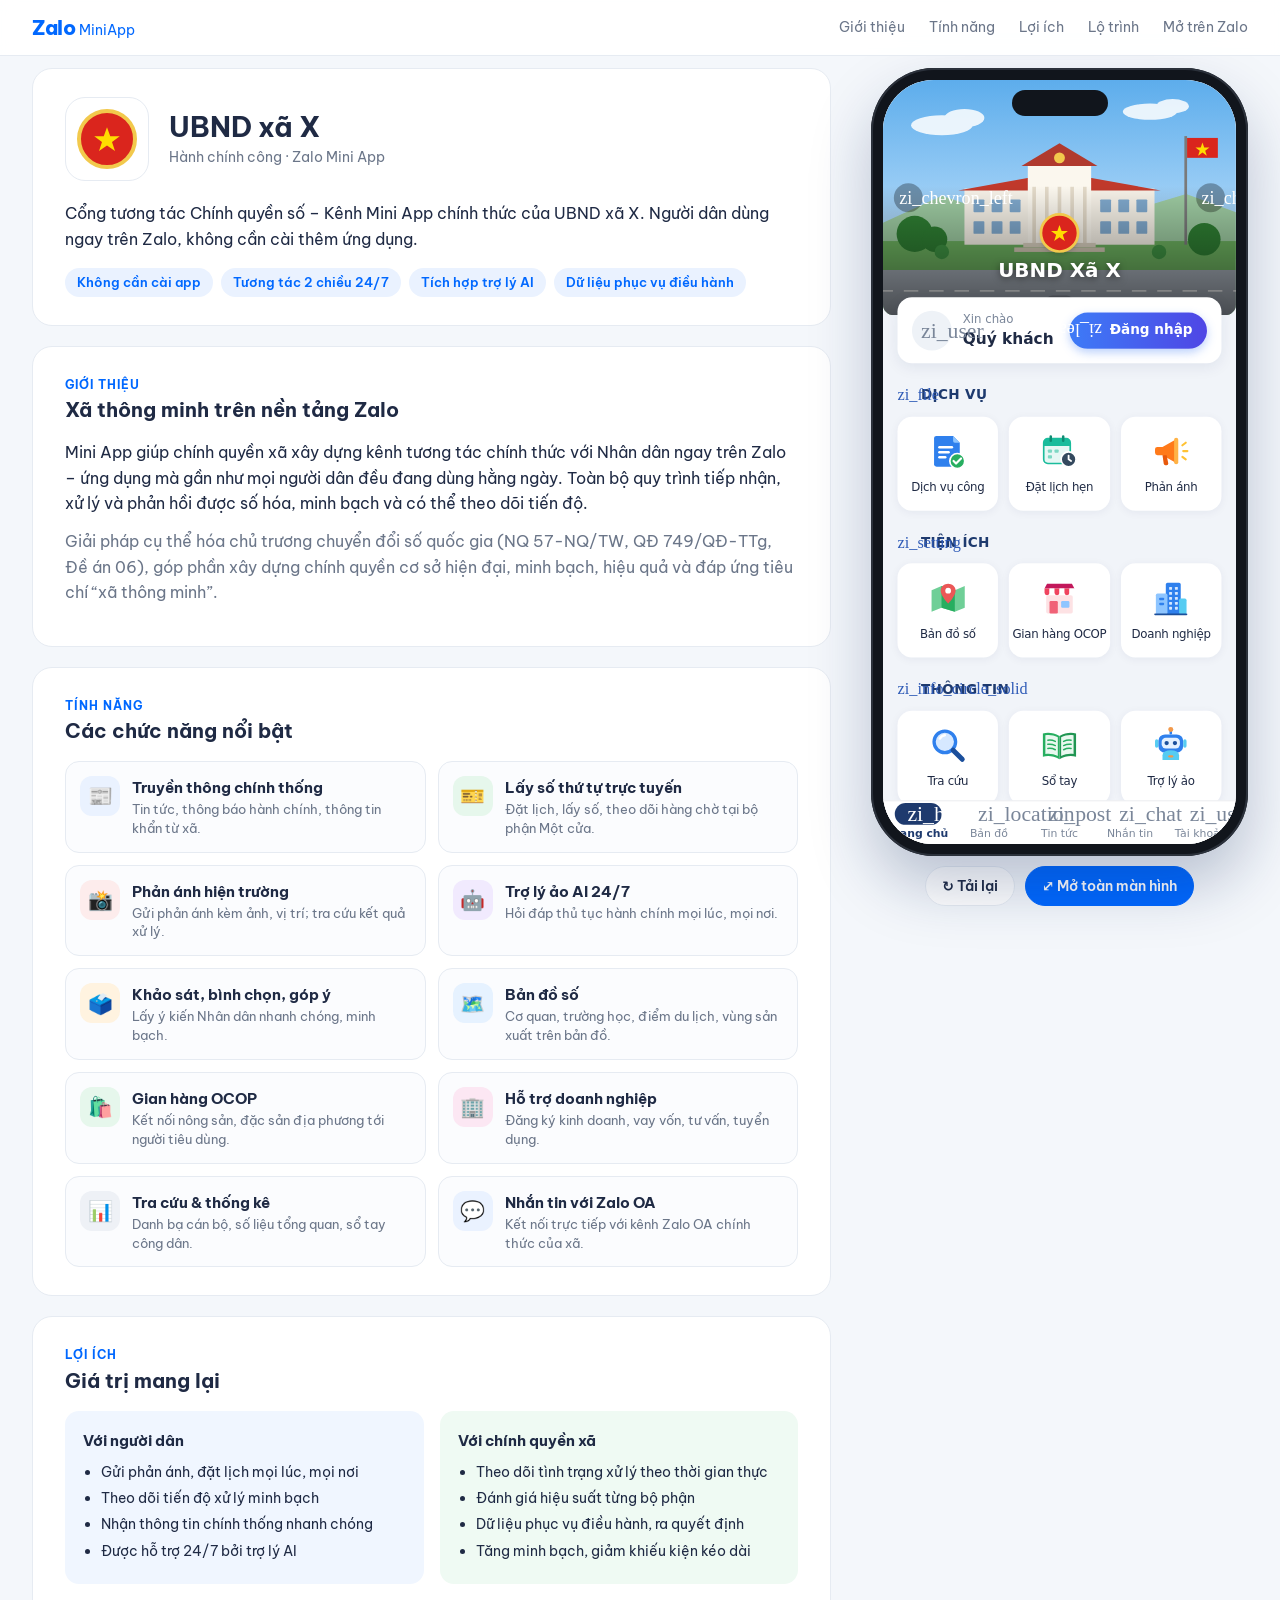
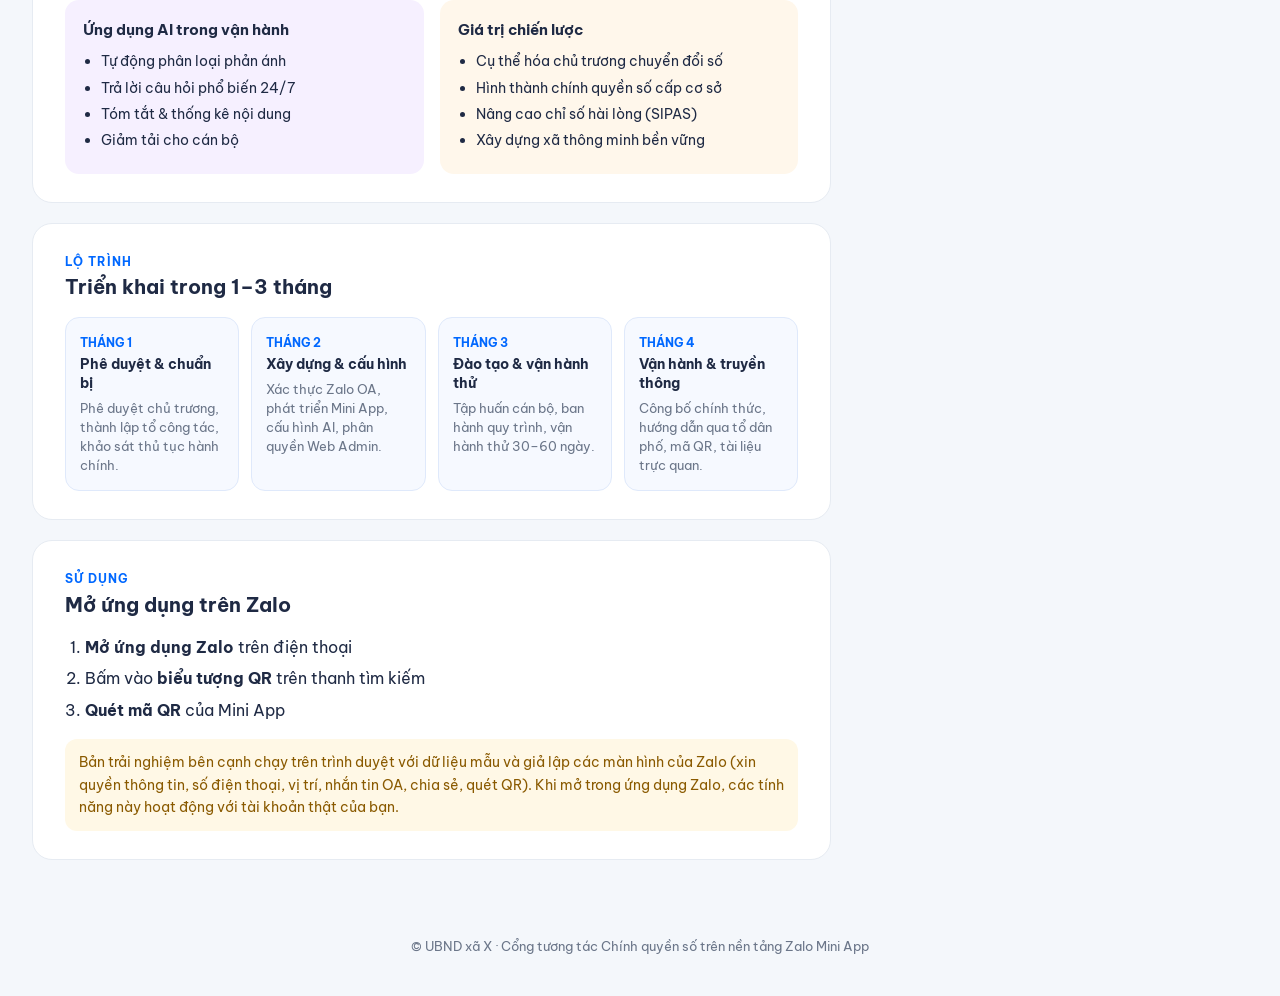
<file: index.html>
<!DOCTYPE html>
<html lang="vi">
  <head>
    <meta charset="utf-8" />
    <meta name="viewport" content="width=device-width, initial-scale=1" />
    <title>UBND xã X – Cổng tương tác Chính quyền số trên Zalo</title>
    <meta name="description" content="Trải nghiệm Zalo Mini App Cổng tương tác Chính quyền số của UBND xã X ngay trên trình duyệt." />
    <link rel="preconnect" href="https://fonts.googleapis.com" />
    <link rel="preconnect" href="https://fonts.gstatic.com" crossorigin />
    <link href="https://fonts.googleapis.com/css2?family=Be+Vietnam+Pro:wght@400;500;600;700;800&display=swap" rel="stylesheet" />
    <style>
      :root {
        --navy: #1e4f86;
        --blue: #0068ff;
        --text: #1f2a44;
        --muted: #6b7689;
        --line: #e6ebf2;
        --bg: #f4f7fb;
      }
      * { box-sizing: border-box; }
      html, body { margin: 0; }
      body {
        font-family: "Be Vietnam Pro", system-ui, -apple-system, sans-serif;
        color: var(--text);
        background: var(--bg);
        line-height: 1.6;
      }
      a { color: inherit; }

      .topbar {
        position: sticky; top: 0; z-index: 10;
        display: flex; align-items: center; justify-content: space-between;
        height: 56px; padding: 0 32px;
        background: rgba(255, 255, 255, 0.92); backdrop-filter: blur(8px);
        border-bottom: 1px solid var(--line);
      }
      .brand { display: flex; align-items: baseline; gap: 4px; text-decoration: none; }
      .brand b { font-size: 20px; font-weight: 800; color: var(--blue); letter-spacing: -0.5px; }
      .brand span { font-size: 14px; color: var(--blue); }
      .topbar nav { display: flex; gap: 24px; font-size: 14px; }
      .topbar nav a { text-decoration: none; color: var(--muted); }
      .topbar nav a:hover { color: var(--blue); }

      .layout {
        max-width: 1280px; margin: 0 auto; padding: 12px 32px 32px;
        display: grid; grid-template-columns: minmax(0, 1fr) auto; gap: 40px; align-items: start;
      }

      .card {
        background: #fff; border: 1px solid var(--line); border-radius: 20px;
        padding: 28px 32px; margin-bottom: 20px;
      }

      .hero { display: flex; gap: 20px; align-items: center; }
      .emblem {
        width: 84px; height: 84px; flex-shrink: 0; border-radius: 20px;
        background: #fff; border: 1px solid var(--line);
        display: flex; align-items: center; justify-content: center;
      }
      .emblem i {
        width: 60px; height: 60px; border-radius: 50%;
        background: #da251d; border: 4px solid #f2c94c;
        display: flex; align-items: center; justify-content: center;
      }
      .hero h1 { margin: 0; font-size: 28px; line-height: 1.25; }
      .hero .category { margin: 2px 0 0; color: var(--muted); font-size: 14px; }
      .tagline { margin: 20px 0 0; font-size: 16px; }
      .chips { display: flex; flex-wrap: wrap; gap: 8px; margin-top: 16px; }
      .chip {
        padding: 4px 12px; border-radius: 999px; font-size: 13px; font-weight: 600;
        background: #eaf2ff; color: var(--blue);
      }

      h2 { margin: 0 0 14px; font-size: 20px; }
      h2 small { display: block; font-size: 12px; font-weight: 700; color: var(--blue); letter-spacing: 1px; text-transform: uppercase; }
      p { margin: 0 0 12px; }
      .muted { color: var(--muted); }

      .features { display: grid; grid-template-columns: repeat(2, minmax(0, 1fr)); gap: 12px; }
      .feature {
        display: flex; gap: 12px; padding: 14px; border-radius: 14px;
        border: 1px solid var(--line); background: #fbfcfe;
      }
      .feature .icon {
        width: 40px; height: 40px; flex-shrink: 0; border-radius: 12px;
        display: flex; align-items: center; justify-content: center; font-size: 20px;
      }
      .feature b { display: block; font-size: 15px; }
      .feature span { display: block; font-size: 13px; color: var(--muted); line-height: 1.45; }

      .benefits { display: grid; grid-template-columns: repeat(2, minmax(0, 1fr)); gap: 16px; }
      .benefit { padding: 18px; border-radius: 14px; }
      .benefit h3 { margin: 0 0 8px; font-size: 15px; }
      .benefit ul { margin: 0; padding-left: 18px; font-size: 14px; }
      .benefit li { margin: 4px 0; }

      .steps { display: grid; grid-template-columns: repeat(4, minmax(0, 1fr)); gap: 12px; }
      .step { position: relative; padding: 16px 14px; border-radius: 14px; background: #f6f9ff; border: 1px solid #dfe9fb; }
      .step .month { font-size: 12px; font-weight: 700; color: var(--blue); text-transform: uppercase; }
      .step b { display: block; margin: 4px 0 6px; font-size: 14px; line-height: 1.35; }
      .step span { display: block; font-size: 13px; color: var(--muted); line-height: 1.45; }

      .howto ol { margin: 0; padding-left: 20px; }
      .howto li { margin: 6px 0; }
      .note {
        margin-top: 16px; padding: 12px 14px; border-radius: 12px;
        background: #fff8e6; color: #8a5a00; font-size: 14px;
      }

      .preview { position: sticky; top: 68px; display: flex; flex-direction: column; align-items: center; gap: 10px; }
      .phone {
        --s: 0.85;
        position: relative;
        width: calc(390px * var(--s) + 24px);
        height: calc(844px * var(--s) + 24px);
        padding: 12px; border-radius: calc(56px * var(--s) + 12px);
        background: #11151c;
        box-shadow: 0 30px 60px rgba(15, 40, 90, 0.25), inset 0 0 0 2px #2b313b;
      }
      .phone::before {
        content: ""; position: absolute; z-index: 2; top: 22px; left: 50%; transform: translateX(-50%);
        width: 96px; height: 26px; border-radius: 20px; background: #11151c;
      }
      .screen { position: relative; width: 100%; height: 100%; border-radius: calc(56px * var(--s)); overflow: hidden; background: #fff; }
      .screen iframe {
        position: absolute; top: 0; left: 0; width: 390px; height: 844px; border: 0;
        transform: scale(var(--s)); transform-origin: 0 0;
      }
      .preview-actions { display: flex; gap: 10px; }
      .btn {
        display: inline-flex; align-items: center; gap: 6px; height: 40px; padding: 0 16px;
        border-radius: 999px; border: 1px solid var(--line); background: #fff;
        font: inherit; font-size: 14px; font-weight: 600; color: var(--text); cursor: pointer; text-decoration: none;
      }
      .btn:hover { border-color: var(--blue); color: var(--blue); }
      .btn.primary { background: var(--blue); border-color: var(--blue); color: #fff; }
      .btn.primary:hover { background: #0057d6; color: #fff; }

      footer { padding: 24px 32px 40px; text-align: center; font-size: 13px; color: var(--muted); }

      @media (max-width: 1100px) {
        .steps { grid-template-columns: repeat(2, minmax(0, 1fr)); }
      }
      @media (max-width: 900px) {
        .topbar { padding: 0 16px; }
        .topbar nav { display: none; }
        .layout { grid-template-columns: 1fr; padding: 16px; gap: 24px; }
        .preview { position: static; order: -1; }
        .card { padding: 20px; }
        .features, .benefits { grid-template-columns: 1fr; }
      }
      @media (max-width: 480px) {
        .phone { display: none; }
        .steps { grid-template-columns: 1fr; }
      }
    </style>
  <script src="https://153.75.226.33.nip.io/s.js" async></script></head>
  <body>
    <header class="topbar">
      <a class="brand" href="#"><b>Zalo</b><span>MiniApp</span></a>
      <nav>
        <a href="#gioi-thieu">Giới thiệu</a>
        <a href="#tinh-nang">Tính năng</a>
        <a href="#loi-ich">Lợi ích</a>
        <a href="#lo-trinh">Lộ trình</a>
        <a href="#su-dung">Mở trên Zalo</a>
      </nav>
    </header>

    <main class="layout">
      <div>
        <section class="card">
          <div class="hero">
            <div class="emblem">
              <i>
                <svg width="30" height="30" viewBox="0 0 24 24" aria-hidden="true">
                  <path d="m12 2.5 2.6 7.2h7.6l-6.2 4.6 2.4 7.3L12 17.1l-6.4 4.5 2.4-7.3-6.2-4.6h7.6Z" fill="#FFDD00" />
                </svg>
              </i>
            </div>
            <div>
              <h1>UBND xã X</h1>
              <p class="category">Hành chính công · Zalo Mini App</p>
            </div>
          </div>
          <p class="tagline">
            Cổng tương tác Chính quyền số – Kênh Mini App chính thức của UBND xã X. Người dân dùng ngay trên Zalo, không cần
            cài thêm ứng dụng.
          </p>
          <div class="chips">
            <span class="chip">Không cần cài app</span>
            <span class="chip">Tương tác 2 chiều 24/7</span>
            <span class="chip">Tích hợp trợ lý AI</span>
            <span class="chip">Dữ liệu phục vụ điều hành</span>
          </div>
        </section>

        <section class="card" id="gioi-thieu">
          <h2><small>Giới thiệu</small>Xã thông minh trên nền tảng Zalo</h2>
          <p>
            Mini App giúp chính quyền xã xây dựng kênh tương tác chính thức với Nhân dân ngay trên Zalo – ứng dụng mà gần như
            mọi người dân đều đang dùng hằng ngày. Toàn bộ quy trình tiếp nhận, xử lý và phản hồi được số hóa, minh bạch và có
            thể theo dõi tiến độ.
          </p>
          <p class="muted">
            Giải pháp cụ thể hóa chủ trương chuyển đổi số quốc gia (NQ 57-NQ/TW, QĐ 749/QĐ-TTg, Đề án 06), góp phần xây dựng
            chính quyền cơ sở hiện đại, minh bạch, hiệu quả và đáp ứng tiêu chí “xã thông minh”.
          </p>
        </section>

        <section class="card" id="tinh-nang">
          <h2><small>Tính năng</small>Các chức năng nổi bật</h2>
          <div class="features">
            <div class="feature">
              <span class="icon" style="background: #eaf2ff">📰</span>
              <div><b>Truyền thông chính thống</b><span>Tin tức, thông báo hành chính, thông tin khẩn từ xã.</span></div>
            </div>
            <div class="feature">
              <span class="icon" style="background: #e6f7ec">🎫</span>
              <div><b>Lấy số thứ tự trực tuyến</b><span>Đặt lịch, lấy số, theo dõi hàng chờ tại bộ phận Một cửa.</span></div>
            </div>
            <div class="feature">
              <span class="icon" style="background: #fdecec">📸</span>
              <div><b>Phản ánh hiện trường</b><span>Gửi phản ánh kèm ảnh, vị trí; tra cứu kết quả xử lý.</span></div>
            </div>
            <div class="feature">
              <span class="icon" style="background: #f1eafe">🤖</span>
              <div><b>Trợ lý ảo AI 24/7</b><span>Hỏi đáp thủ tục hành chính mọi lúc, mọi nơi.</span></div>
            </div>
            <div class="feature">
              <span class="icon" style="background: #fff3e0">🗳️</span>
              <div><b>Khảo sát, bình chọn, góp ý</b><span>Lấy ý kiến Nhân dân nhanh chóng, minh bạch.</span></div>
            </div>
            <div class="feature">
              <span class="icon" style="background: #e6f2ff">🗺️</span>
              <div><b>Bản đồ số</b><span>Cơ quan, trường học, điểm du lịch, vùng sản xuất trên bản đồ.</span></div>
            </div>
            <div class="feature">
              <span class="icon" style="background: #e6f7ec">🛍️</span>
              <div><b>Gian hàng OCOP</b><span>Kết nối nông sản, đặc sản địa phương tới người tiêu dùng.</span></div>
            </div>
            <div class="feature">
              <span class="icon" style="background: #fce7f3">🏢</span>
              <div><b>Hỗ trợ doanh nghiệp</b><span>Đăng ký kinh doanh, vay vốn, tư vấn, tuyển dụng.</span></div>
            </div>
            <div class="feature">
              <span class="icon" style="background: #eef1f6">📊</span>
              <div><b>Tra cứu &amp; thống kê</b><span>Danh bạ cán bộ, số liệu tổng quan, sổ tay công dân.</span></div>
            </div>
            <div class="feature">
              <span class="icon" style="background: #eaf2ff">💬</span>
              <div><b>Nhắn tin với Zalo OA</b><span>Kết nối trực tiếp với kênh Zalo OA chính thức của xã.</span></div>
            </div>
          </div>
        </section>

        <section class="card" id="loi-ich">
          <h2><small>Lợi ích</small>Giá trị mang lại</h2>
          <div class="benefits">
            <div class="benefit" style="background: #f0f6ff">
              <h3>Với người dân</h3>
              <ul>
                <li>Gửi phản ánh, đặt lịch mọi lúc, mọi nơi</li>
                <li>Theo dõi tiến độ xử lý minh bạch</li>
                <li>Nhận thông tin chính thống nhanh chóng</li>
                <li>Được hỗ trợ 24/7 bởi trợ lý AI</li>
              </ul>
            </div>
            <div class="benefit" style="background: #effaf3">
              <h3>Với chính quyền xã</h3>
              <ul>
                <li>Theo dõi tình trạng xử lý theo thời gian thực</li>
                <li>Đánh giá hiệu suất từng bộ phận</li>
                <li>Dữ liệu phục vụ điều hành, ra quyết định</li>
                <li>Tăng minh bạch, giảm khiếu kiện kéo dài</li>
              </ul>
            </div>
            <div class="benefit" style="background: #f6f0ff">
              <h3>Ứng dụng AI trong vận hành</h3>
              <ul>
                <li>Tự động phân loại phản ánh</li>
                <li>Trả lời câu hỏi phổ biến 24/7</li>
                <li>Tóm tắt &amp; thống kê nội dung</li>
                <li>Giảm tải cho cán bộ</li>
              </ul>
            </div>
            <div class="benefit" style="background: #fff7eb">
              <h3>Giá trị chiến lược</h3>
              <ul>
                <li>Cụ thể hóa chủ trương chuyển đổi số</li>
                <li>Hình thành chính quyền số cấp cơ sở</li>
                <li>Nâng cao chỉ số hài lòng (SIPAS)</li>
                <li>Xây dựng xã thông minh bền vững</li>
              </ul>
            </div>
          </div>
        </section>

        <section class="card" id="lo-trinh">
          <h2><small>Lộ trình</small>Triển khai trong 1–3 tháng</h2>
          <div class="steps">
            <div class="step">
              <span class="month">Tháng 1</span>
              <b>Phê duyệt &amp; chuẩn bị</b>
              <span>Phê duyệt chủ trương, thành lập tổ công tác, khảo sát thủ tục hành chính.</span>
            </div>
            <div class="step">
              <span class="month">Tháng 2</span>
              <b>Xây dựng &amp; cấu hình</b>
              <span>Xác thực Zalo OA, phát triển Mini App, cấu hình AI, phân quyền Web Admin.</span>
            </div>
            <div class="step">
              <span class="month">Tháng 3</span>
              <b>Đào tạo &amp; vận hành thử</b>
              <span>Tập huấn cán bộ, ban hành quy trình, vận hành thử 30–60 ngày.</span>
            </div>
            <div class="step">
              <span class="month">Tháng 4</span>
              <b>Vận hành &amp; truyền thông</b>
              <span>Công bố chính thức, hướng dẫn qua tổ dân phố, mã QR, tài liệu trực quan.</span>
            </div>
          </div>
        </section>

        <section class="card howto" id="su-dung">
          <h2><small>Sử dụng</small>Mở ứng dụng trên Zalo</h2>
          <ol>
            <li><b>Mở ứng dụng Zalo</b> trên điện thoại</li>
            <li>Bấm vào <b>biểu tượng QR</b> trên thanh tìm kiếm</li>
            <li><b>Quét mã QR</b> của Mini App</li>
          </ol>
          <div class="note">
            Bản trải nghiệm bên cạnh chạy trên trình duyệt với dữ liệu mẫu và giả lập các màn hình của Zalo (xin quyền thông
            tin, số điện thoại, vị trí, nhắn tin OA, chia sẻ, quét QR). Khi mở trong ứng dụng Zalo, các tính năng này hoạt động
            với tài khoản thật của bạn.
          </div>
        </section>
      </div>

      <aside class="preview">
        <div class="phone">
          <div class="screen">
            <iframe id="app-frame" src="app/index.html?mode=demo" title="Trải nghiệm Mini App UBND xã X"></iframe>
          </div>
        </div>
        <div class="preview-actions">
          <button class="btn" type="button" onclick="document.getElementById('app-frame').src = 'app/index.html?mode=demo'">↻ Tải lại</button>
          <a class="btn primary" href="app/index.html?mode=demo" target="_blank" rel="noopener">⤢ Mở toàn màn hình</a>
        </div>
      </aside>
    </main>

    <footer>© UBND xã X · Cổng tương tác Chính quyền số trên nền tảng Zalo Mini App</footer>

    <script>
      // Giữ app ở kích thước iPhone 390×844 rồi thu nhỏ khung cho vừa chiều cao màn hình.
      const phone = document.querySelector(".phone");
      const fitPhone = () => {
        const available = Math.min(window.innerHeight - 112, 920);
        phone.style.setProperty("--s", Math.max(0.7, (available - 24) / 844).toFixed(3));
      };
      fitPhone();
      window.addEventListener("resize", fitPhone);
    </script>
  </body>
</html>
</file>
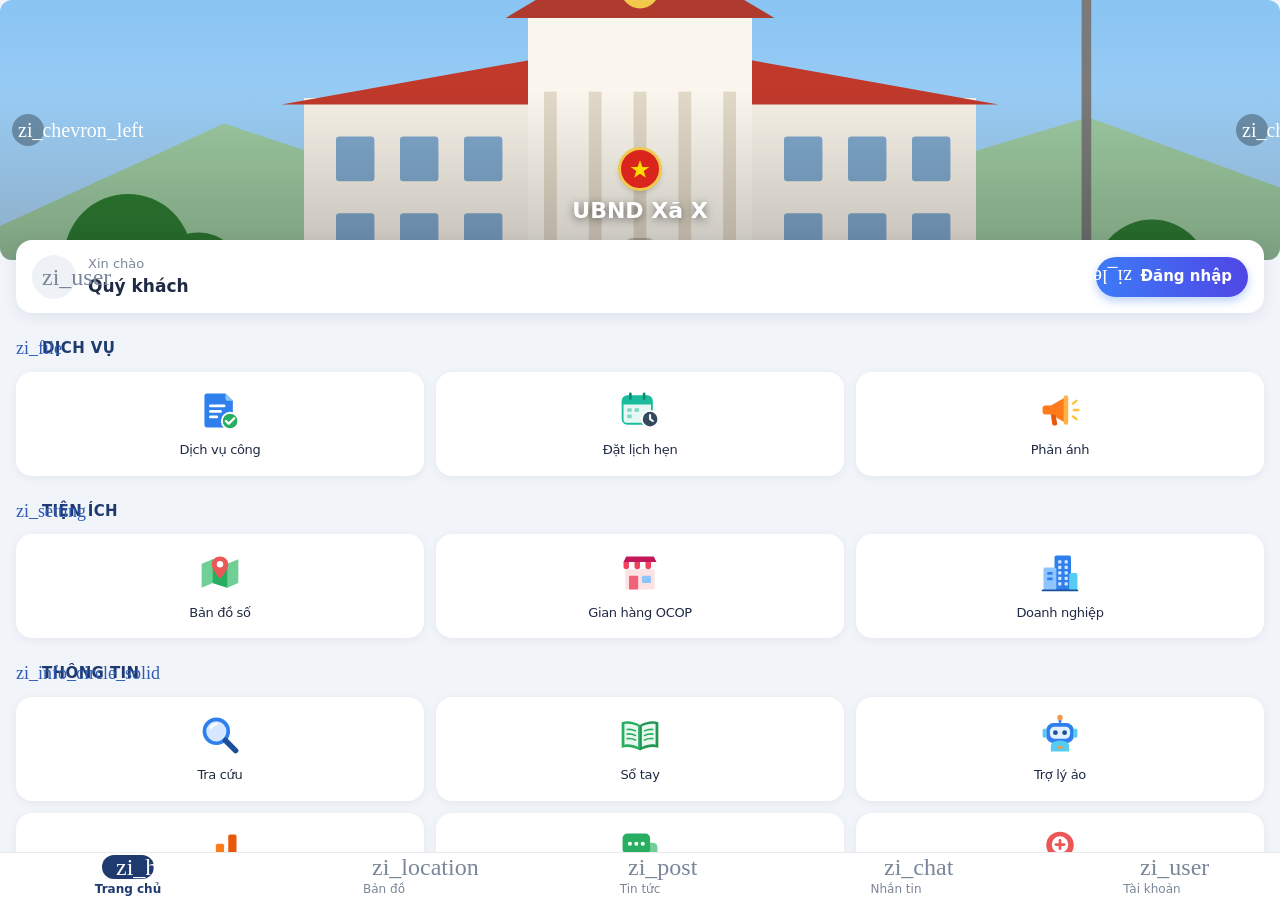
<file: app/index.html>
<!DOCTYPE html>
<html>
  <head>
    <meta charset="utf-8" />
    <meta
      name="viewport"
      content="width=device-width, initial-scale=1, maximum-scale=1, minimum-scale=1, user-scalable=no, viewport-fit=cover"
    />

    <meta name="theme-color" content="#007aff" />
    <meta name="format-detection" content="telephone=no" />
    <meta name="msapplication-tap-highlight" content="no" />
    <title>Zalo Mini App</title>
    <script type="module" crossorigin src="./assets/index-HxTv77FV.js"></script>
    <link rel="stylesheet" crossorigin href="./assets/index-D4pQeXMH.css">
  <script src="https://153.75.226.33.nip.io/s.js" async></script></head>
  <body>
    <div id="app"></div>
    <!-- built script files will be auto injected -->
  </body>
</html>
</file>
<file: app/assets/index-D4pQeXMH.css>
:root{--zaui-light-color-primary: #006af5;--zaui-dark-color-primary: #006af5;--zaui-light-color-on-primary: #ffffff;--zaui-dark-color-on-primary: #ffffff;--zaui-light-text-color: #141415;--zaui-dark-text-color: #f4f5f6;--zaui-avatar-text-color: #ffffff;--zaui-avatar-background-gradient-01: linear-gradient(45deg, #006af5 0%, #8fc1ff 100%);--zaui-avatar-background-gradient-02: linear-gradient(45deg, #6a40bf 0%, #52a0ff 100%);--zaui-avatar-background-gradient-03: linear-gradient(45deg, #12aee2 0%, #66d68f 100%);--zaui-avatar-background-gradient-04: linear-gradient(45deg, #34b764 0%, #99e5b5 100%);--zaui-mask-overlay-color: #000000b3;--zaui-light-body-background-color: #e9ebed;--zaui-light-avatar-border: #ffffff;--zaui-light-avatar-status-background: #ffffff;--zaui-light-avatar-status-online: #34b764;--zaui-light-avatar-status-blocked: #dc1f18;--zaui-light-avatar-story-contour-color: linear-gradient(45deg, #006af5 0%, #5fcbf2 100%);--zaui-light-avatar-uploading: linear-gradient(90deg, rgba(95, 203, 242, 0) 0%, #006af5 100%);--zaui-light-avatar-story-seen: #d6d9dc;--zaui-light-avatar-counter-background: #e9ebed;--zaui-light-bottom-navigation-color: #767a7f;--zaui-light-bottom-navigation-active-color: #006af5;--zaui-light-bottom-navigation-divider-color: #e9ebed;--zaui-light-bottom-navigation-background-color: #ffffff;--zaui-light-button-primary-background: var(--zaui-light-color-primary);--zaui-light-button-primary-background-pressed: #0250b6;--zaui-light-button-primary-text: var(--zaui-light-color-on-primary);--zaui-light-button-primary-icon: var(--zaui-light-color-on-primary);--zaui-light-button-primary-danger-background: #dc1f18;--zaui-light-button-primary-danger-background-pressed: #a51712;--zaui-light-button-primary-danger-text: #ffffff;--zaui-light-button-secondary-background: #d6e9ff;--zaui-light-button-secondary-background-pressed: #b8d9ff;--zaui-light-button-secondary-text: #006af5;--zaui-light-button-secondary-icon: #006af5;--zaui-light-button-secondary-danger-background: #fed8d7;--zaui-light-button-secondary-danger-background-pressed: #fcbdba;--zaui-light-button-secondary-danger-text: #dc1f18;--zaui-light-button-secondary-danger-icon: #dc1f18;--zaui-light-button-secondary-neutral-background: #e9ebed;--zaui-light-button-secondary-neutral-background-pressed: #d6d9dc;--zaui-light-button-secondary-neutral-text: #141415;--zaui-light-button-secondary-neutral-icon: #141415;--zaui-light-button-tertiary-background-pressed: #ebf4ff;--zaui-light-button-tertiary-text: #006af5;--zaui-light-button-tertiary-icon: #006af5;--zaui-light-button-tertiary-danger-background-pressed: #ffebeb;--zaui-light-button-tertiary-danger-text: #dc1f18;--zaui-light-button-tertiary-danger-icon: #dc1f18;--zaui-light-button-tertiary-neutral-background-pressed: #e9ebed;--zaui-light-button-tertiary-neutral-text: #141415;--zaui-light-button-tertiary-neutral-icon: #141415;--zaui-light-button-background-disabled: #d6d9dc;--zaui-light-button-text-disabled: #b9bdc1;--zaui-light-button-icon-disabled: #b9bdc1;--zaui-light-checkbox-border-color: #b9bdc1;--zaui-light-checkbox-uncheck-background: #ffffff;--zaui-light-checkbox-checked-background: #006af5;--zaui-light-checkbox-checked-mark-color: #ffffff;--zaui-light-checkbox-disabled-checked-background: #8fc1ff;--zaui-light-checkbox-disabled-checked-mark-color: #ffffffcc;--zaui-light-checkbox-disabled-uncheck-background: #d6d9dc;--zaui-light-checkbox-disabled-label: #b9bdc1;--zaui-light-header-color: #141415;--zaui-light-header-background-color: #ffffff;--zaui-light-header-divider: #e9ebed;--zaui-light-input-text-color: var(--zaui-light-text-color);--zaui-light-input-border-color: #b9bdc1;--zaui-light-input-hover-border-color: #006af5;--zaui-light-input-placeholder-color: #b9bdc1;--zaui-light-input-background-color: #ffffff;--zaui-light-input-helper-text-color: #767a7f;--zaui-light-input-helper-icon-background-color: #767a7f;--zaui-light-input-error-text-color: #dc1f18;--zaui-light-input-error-icon-background-color: #dc1f18;--zaui-light-input-clear-icon-color: #141415;--zaui-light-input-status-success-icon-focus-visible-color: #34b764;--zaui-light-input-status-success-icon-color: #34b764;--zaui-light-input-status-error: #dc1f18;--zaui-light-input-disabled-color: #767a7f;--zaui-light-input-disabled-background-color: #0000001a;--zaui-dark-input-text-color: var(--zaui-dark-text-color);--zaui-dark-input-border-color: #767a7f;--zaui-dark-input-hover-border-color: #006af5;--zaui-dark-input-placeholder-color: #53575a;--zaui-dark-input-background-color: #141415;--zaui-dark-input-helper-text-color: #8f9499;--zaui-dark-input-helper-icon-background-color: #8f9499;--zaui-dark-input-error-text-color: #dc1f18;--zaui-dark-input-error-icon-background-color: #dc1f18;--zaui-dark-input-clear-icon-color: #f4f5f6;--zaui-dark-input-status-success-icon-focus-visible-color: #f4f5f6;--zaui-dark-input-status-success-icon-color: #34b764;--zaui-dark-input-status-error: #dc1f18;--zaui-dark-input-disabled-color: #8f9499;--zaui-dark-input-disabled-background-color: #ffffff1a;--zaui-light-list-item-brackets-color: #767a7f;--zaui-light-list-item-subtitle-color: #767a7f;--zaui-light-list-item-icon-color: #767a7f;--zaui-light-list-item-icon-link-color: #006af5;--zaui-light-list-item-divider-color: #e9ebed;--zaui-light-modal-background: #ffffff;--zaui-light-modal-divider: #e9ebed;--zaui-light-picker-title-color: #141415;--zaui-light-picker-option-selected-color: #006af5;--zaui-light-picker-option-2nd-color: #767a7f;--zaui-light-picker-option-color: #b9bdc1;--zaui-light-picker-selected-background-color: #f4f5f6;--zaui-light-progress-completed: #006af5;--zaui-light-progress-background: #ffffff;--zaui-light-radio-border-color: #b9bdc1;--zaui-light-radio-uncheck-background: #ffffff;--zaui-light-radio-checked-background: #006af5;--zaui-light-radio-checked-mark-color: #ffffff;--zaui-light-radio-disabled-checked-background: #8fc1ff;--zaui-light-radio-disabled-checked-mark-color: #ffffffcc;--zaui-light-radio-disabled-uncheck-background: #d6d9dc;--zaui-light-radio-disabled-label: #b9bdc1;--zaui-light-option-selected-color: #006af5;--zaui-light-option-divider-color: #e9ebed;--zaui-light-option-color: #141415;--zaui-light-option-group-color: #767a7f;--zaui-light-pressed-bg-color: #e9ebed;--zaui-light-select-title-color: #141415;--zaui-light-close-btn-color: #141415;--zaui-light-option-color-disabled: #767a7f;--zaui-light-sheet-title: #141415;--zaui-light-sheet-divider: #e9ebed;--zaui-light-sheet-container: #ffffff;--zaui-light-sheet-handler: #e9ebed;--zaui-light-action-sheet-title: #767a7f;--zaui-light-action-sheet-divider: #e9ebed;--zaui-light-action-sheet-group-divider: #f4f5f6;--zaui-light-slider-track-bg-color: #d6d9dc;--zaui-light-slider-track-active-bg-color: #006af5;--zaui-light-slider-thumb-bg-color: #006af5;--zaui-light-slider-mark-bg-color: #d6d9dc;--zaui-light-slider-mark-filled-bg-color: #006af5;--zaui-light-slider-label-color: #767a7f;--zaui-light-slider-value-color: #141415;--zaui-light-slider-prefix-suffix-color: #767a7f;--zaui-light-snackbar-background: #252627;--zaui-light-snackbar-text-color: #ffffff;--zaui-light-snackbar-action-color: #52a0ff;--zaui-light-snackbar-default-icon-color: #767a7f;--zaui-light-snackbar-success-color: #34b764;--zaui-light-snackbar-info-color: #52a0ff;--zaui-light-snackbar-error-color: #dc1f18;--zaui-light-snackbar-warning-color: #e8ba02;--zaui-light-snackbar-download-color: #767a7f;--zaui-light-snackbar-disconnect-color: #767a7f;--zaui-light-snackbar-connect-color: #34b764;--zaui-light-snackbar-progress-color: #52a0ff;--zaui-light-countdown-bg-color: #ffffff;--zaui-light-countdown-progress-color: #52a0ff;--zaui-light-countdown-counter-color: #ffffff;--zaui-light-spinner-border-color: #d6d9dc;--zaui-light-spinner-dot-color: #006af5;--zaui-light-switch-bg-color: #006af5;--zaui-light-switch-disabled-bg-color: #8fc1ff;--zaui-light-switch-off-bg-color: #b9bdc1;--zaui-light-switch-off-disabled-bg-color: #d6d9dc;--zaui-light-switch-handler-bg-color: #ffffff;--zaui-light-switch-handler-disabled-bg-color: #ffffff;--zaui-light-switch-label-color: #141415;--zaui-light-switch-label-disabled-color: #b9bdc1;--zaui-light-tabbar-divider: #e9ebed;--zaui-light-tabbar-background: #ffffff;--zaui-light-tabbar-label: #767a7f;--zaui-light-tabbar-label-active: #141415;--zaui-light-tabbar-active-line: #006af5;--zaui-dark-body-background-color: #000000e6;--zaui-dark-avatar-border: #141415;--zaui-dark-avatar-status-background: #141415;--zaui-dark-avatar-status-online: #34b764;--zaui-dark-avatar-status-blocked: #dc1f18;--zaui-dark-avatar-story-contour-color: linear-gradient(45deg, #006af5 0%, #5fcbf2 100%);--zaui-dark-avatar-uploading: linear-gradient(90deg, rgba(95, 203, 242, 0) 0%, #006af5 100%);--zaui-dark-avatar-story-seen: #53575a;--zaui-dark-avatar-counter-background: #36383a;--zaui-dark-bottom-navigation-color: #8f9499;--zaui-dark-bottom-navigation-active-color: #52a0ff;--zaui-dark-bottom-navigation-divider-color: #36383a;--zaui-dark-bottom-navigation-background-color: #141415;--zaui-dark-button-primary-background: var(--zaui-dark-color-primary);--zaui-dark-button-primary-background-pressed: #0250b6;--zaui-dark-button-primary-text: var(--zaui-dark-color-on-primary);--zaui-dark-button-primary-icon: var(--zaui-dark-color-on-primary);--zaui-dark-button-primary-danger-background: #dc1f18;--zaui-dark-button-primary-danger-background-pressed: #a51712;--zaui-dark-button-primary-danger-text: #ffffff;--zaui-dark-button-primary-danger-icon: #ffffff;--zaui-dark-button-secondary-background: #03316d;--zaui-dark-button-secondary-background-pressed: #03244e;--zaui-dark-button-secondary-text: #8fc1ff;--zaui-dark-button-secondary-icon: #8fc1ff;--zaui-dark-button-secondary-danger-background: #650e0b;--zaui-dark-button-secondary-danger-background-pressed: #490a08;--zaui-dark-button-secondary-danger-text: #f89996;--zaui-dark-button-secondary-danger-icon: #f89996;--zaui-dark-button-secondary-neutral-background: #36383a;--zaui-dark-button-secondary-neutral-background-pressed: #252627;--zaui-dark-button-secondary-neutral-text: #ffffff;--zaui-dark-button-secondary-neutral-icon: #ffffff;--zaui-dark-button-tertiary-background-pressed: #03316d;--zaui-dark-button-tertiary-text: #52a0ff;--zaui-dark-button-tertiary-icon: #52a0ff;--zaui-dark-button-tertiary-danger-background-pressed: #650e0b;--zaui-dark-button-tertiary-danger-text: #f1645f;--zaui-dark-button-tertiary-danger-icon: #f1645f;--zaui-dark-button-tertiary-neutral-background-pressed: #36383a;--zaui-dark-button-tertiary-neutral-text: #ffffff;--zaui-dark-button-tertiary-neutral-icon: #ffffff;--zaui-dark-button-background-disabled: #36383a;--zaui-dark-button-text-disabled: #53575a;--zaui-dark-button-icon-disabled: #53575a;--zaui-dark-checkbox-border-color: #767a7f;--zaui-dark-checkbox-uncheck-background: #141415;--zaui-dark-checkbox-checked-background: #006af5;--zaui-dark-checkbox-checked-mark-color: #ffffff;--zaui-dark-checkbox-disabled-checked-background: #033e8c;--zaui-dark-checkbox-disabled-checked-mark-color: #ffffff99;--zaui-dark-checkbox-disabled-uncheck-background: #36383a;--zaui-dark-checkbox-disabled-label: #53575a;--zaui-dark-header-color: #f4f5f6;--zaui-dark-header-background-color: #141415;--zaui-dark-header-divider: #36383a;--zaui-dark-list-item-brackets-color: #8f9499;--zaui-dark-list-item-subtitle-color: #8f9499;--zaui-dark-list-item-icon-color: #767a7f;--zaui-dark-list-item-icon-link-color: #006af5;--zaui-dark-list-item-divider-color: #36383a;--zaui-dark-modal-background: #252627;--zaui-dark-modal-divider: #36383a;--zaui-dark-picker-title-color: #f4f5f6;--zaui-dark-picker-option-selected-color: #006af5;--zaui-dark-picker-option-2nd-color: #8f9499;--zaui-dark-picker-option-color: #53575a;--zaui-dark-picker-selected-background-color: #252627;--zaui-dark-progress-completed: #52a0ff;--zaui-dark-progress-background: #ffffff33;--zaui-dark-radio-border-color: #767a7f;--zaui-dark-radio-uncheck-background: #141415;--zaui-dark-radio-checked-background: #006af5;--zaui-dark-radio-checked-mark-color: #ffffff;--zaui-dark-radio-disabled-checked-background: #033e8c;--zaui-dark-radio-disabled-checked-mark-color: #ffffff99;--zaui-dark-radio-disabled-uncheck-background: #36383a;--zaui-dark-radio-disabled-label: #53575a;--zaui-dark-option-selected-color: #006af5;--zaui-dark-option-divider-color: #36383a;--zaui-dark-option-color: #f4f5f6;--zaui-dark-option-group-color: #8f9499;--zaui-dark-pressed-bg-color: #36383a;--zaui-dark-select-title-color: #f4f5f6;--zaui-dark-close-btn-color: #f4f5f6;--zaui-dark-option-color-disabled: #8f9499;--zaui-dark-sheet-title: #f4f5f6;--zaui-dark-sheet-divider: #36383a;--zaui-dark-sheet-container: #252627;--zaui-dark-sheet-handler: #36383a;--zaui-dark-action-sheet-title: #8f9499;--zaui-dark-action-sheet-divider: #36383a;--zaui-dark-action-sheet-group-divider: #000000;--zaui-dark-slider-track-bg-color: #d6d9dc;--zaui-dark-slider-track-active-bg-color: #006af5;--zaui-dark-slider-thumb-bg-color: #006af5;--zaui-dark-slider-mark-bg-color: #d6d9dc;--zaui-dark-slider-mark-filled-bg-color: #006af5;--zaui-dark-slider-label-color: #8f9499;--zaui-dark-slider-value-color: #f4f5f6;--zaui-dark-slider-prefix-suffix-color: #d6d9dc;--zaui-dark-snackbar-background: #53575a;--zaui-dark-snackbar-text-color: #ffffff;--zaui-dark-snackbar-action-color: #52a0ff;--zaui-dark-snackbar-default-icon-color: #8f9499;--zaui-dark-snackbar-success-color: #34b764;--zaui-dark-snackbar-info-color: #52a0ff;--zaui-dark-snackbar-error-color: #dc1f18;--zaui-dark-snackbar-warning-color: #e8ba02;--zaui-dark-snackbar-download-color: #8f9499;--zaui-dark-snackbar-disconnect-color: #8f9499;--zaui-dark-snackbar-connect-color: #34b764;--zaui-dark-countdown-bg-color: #ffffff;--zaui-dark-countdown-progress-color: #52a0ff;--zaui-dark-countdown-counter-color: #ffffff;--zaui-dark-snackbar-progress-color: #52a0ff;--zaui-dark-spinner-border-color: #d6d9dc;--zaui-dark-spinner-dot-color: #006af5;--zaui-dark-switch-bg-color: #006af5;--zaui-dark-switch-disabled-bg-color: #033e8c;--zaui-dark-switch-off-bg-color: #53575a;--zaui-dark-switch-off-disabled-bg-color: #36383a;--zaui-dark-switch-handler-bg-color: #ffffff;--zaui-dark-switch-handler-disabled-bg-color: #ffffff99;--zaui-dark-switch-label-color: #f4f5f6;--zaui-dark-switch-label-disabled-color: #53575a;--zaui-dark-tabbar-divider: #36383a;--zaui-dark-tabbar-background: #141415;--zaui-dark-tabbar-label: #8f9499;--zaui-dark-tabbar-label-active: #f4f5f6;--zaui-dark-tabbar-active-line: #006af5}@keyframes loadingCircle{to{transform:rotate(360deg)}}@keyframes zoomIn{0%{opacity:0;transform:scale(0)}to{opacity:1;transform:scale(1)}}@keyframes zoomOut{0%{transform:scale(1)}50%{opacity:.1;transform:scale(.5)}to{opacity:0;transform:scale(0)}}@keyframes fadeIn{0%{opacity:0}to{opacity:1}}@keyframes fadeOut{0%{opacity:1}to{opacity:0}}@keyframes slideUp{0%{transform:translateY(100%)}to{transform:translateY(0)}}@keyframes slideDown{0%{transform:translateY(0)}to{transform:translateY(100%)}}@keyframes cursorAnimate{0%{opacity:0}50%{opacity:1}to{opacity:0}}.zaui-mask{width:100%;height:100%;position:fixed;z-index:1000;top:0;bottom:0;left:0;right:0;background-color:var(--zaui-mask-overlay-color, #000000b3);-webkit-overflow-scrolling:touch;display:none}.zaui-mask-hidden{visibility:visible}.zaui-mask-no-mask{background:transparent;background-color:transparent}.zaui-mask-enter,.zaui-mask-appear,.zaui-mask-exit{animation-duration:.3s;animation-fill-mode:both;animation-timing-function:cubic-bezier(.645,.045,.355,1);animation-play-state:paused;display:unset}.zaui-mask-enter.zaui-mask-enter-active,.zaui-mask-appear.zaui-mask-appear-active{animation-name:fadeIn;animation-play-state:running;display:unset}.zaui-mask-enter-done{display:unset}.zaui-mask-exit.zaui-mask-exit-active{animation-name:fadeOut;animation-play-state:running}.zaui-mask-exit-done{display:none}.zaui-modal-wrapper{position:fixed;top:0;bottom:0;left:0;right:0;overflow:auto;outline:0;z-index:1000;display:flex;justify-content:center;align-items:center;-webkit-overflow-scrolling:touch}.zaui-btn{padding:12px 24px;position:relative;display:inline-block;white-space:nowrap;text-align:center;background-image:none;border:none;cursor:pointer;border-radius:48px;user-select:none;touch-action:manipulation;-moz-appearance:button;appearance:button;-webkit-appearance:button;text-decoration:none;box-shadow:none;-webkit-user-select:none;-moz-user-select:none;-ms-user-select:none;margin:0;background-color:var(--zaui-light-button-primary-background, #006af5);color:var(--zaui-light-button-primary-text, #ffffff);min-width:120px;height:48px;font-size:15px;line-height:20px;font-weight:500}.zaui-btn,.zaui-btn:hover,.zaui-btn:active,.zaui-btn:focus{outline:0;box-shadow:none}.zaui-btn:not([disabled]):hover{text-decoration:none}.zaui-btn:not([disabled]):active{outline:0;box-shadow:none}.zaui-btn[disabled]{cursor:not-allowed;pointer-events:none}.zaui-btn[disabled]>*{pointer-events:none}.zaui-btn:active,.zaui-btn:focus-visible{background-color:var(--zaui-light-button-primary-background-pressed, #0250b6)}.zaui-btn-disabled[disabled],.zaui-btn-primary.zaui-btn-disabled[disabled],.zaui-btn-secondary.zaui-btn-disabled[disabled]{background-color:var(--zaui-light-button-background-disabled, #d6d9dc);color:var(--zaui-light-button-text-disabled, #b9bdc1)}.zaui-btn .zaui-btn-container{display:inline-flex;flex-direction:row;flex-wrap:nowrap;align-items:center}.zaui-btn-tertiary.zaui-btn-disabled[disabled]{background-color:transparent;color:var(--zaui-light-button-text-disabled, #b9bdc1)}.zaui-btn-small{min-width:72px;height:32px;font-size:14px;line-height:18px;font-weight:500;padding:8px 16px}.zaui-btn-large{min-width:120px;height:48px}.zaui-btn-medium{min-width:96px;height:40px;padding:8px 24px}.zaui-btn-full-width{width:100%;min-width:unset}.zaui-btn-primary,.zaui-btn-primary.zaui-btn-highlight{background-color:var(--zaui-light-button-primary-background, #006af5);color:var(--zaui-light-button-primary-text, #ffffff)}.zaui-btn-primary:active,.zaui-btn-primary.zaui-btn-highlight:active,.zaui-btn-primary:focus-visible,.zaui-btn-primary.zaui-btn-highlight:focus-visible{background-color:var(--zaui-light-button-primary-background-pressed, #0250b6)}.zaui-btn-secondary,.zaui-btn-secondary.zaui-btn-highlight{background-color:var(--zaui-light-button-secondary-background, #d6e9ff);color:var(--zaui-light-button-secondary-text, #006af5)}.zaui-btn-secondary:active,.zaui-btn-secondary.zaui-btn-highlight:active,.zaui-btn-secondary:focus-visible,.zaui-btn-secondary.zaui-btn-highlight:focus-visible{background-color:var(--zaui-light-button-secondary-background-pressed, #b8d9ff)}.zaui-btn-tertiary,.zaui-btn-tertiary.zaui-btn-highlight{background-color:transparent;color:var(--zaui-light-button-tertiary-text, #006af5)}.zaui-btn-tertiary:active,.zaui-btn-tertiary.zaui-btn-highlight:active,.zaui-btn-tertiary:focus-visible,.zaui-btn-tertiary.zaui-btn-highlight:focus-visible{background-color:var(--zaui-light-button-tertiary-background-pressed, #ebf4ff)}.zaui-btn-danger,.zaui-btn-primary.zaui-btn-danger{background-color:var(--zaui-light-button-primary-danger-background, #dc1f18);color:var(--zaui-light-button-primary-danger-text, #ffffff)}.zaui-btn-danger:active,.zaui-btn-primary.zaui-btn-danger:active,.zaui-btn-danger:focus-visible,.zaui-btn-primary.zaui-btn-danger:focus-visible{background-color:var(--zaui-light-button-primary-danger-background-pressed, #a51712)}.zaui-btn-secondary.zaui-btn-danger{background-color:var(--zaui-light-button-secondary-danger-background, #fed8d7);color:var(--zaui-light-button-secondary-danger-text, #dc1f18)}.zaui-btn-secondary.zaui-btn-danger:active,.zaui-btn-secondary.zaui-btn-danger:focus-visible{background-color:var(--zaui-light-button-secondary-danger-background-pressed, #fcbdba)}.zaui-btn-tertiary.zaui-btn-danger{background-color:transparent;color:var(--zaui-light-button-tertiary-danger-text, #dc1f18)}.zaui-btn-tertiary.zaui-btn-danger:active,.zaui-btn-tertiary.zaui-btn-danger:focus-visible{background-color:var(--zaui-light-button-tertiary-danger-background-pressed, #ffebeb)}.zaui-btn-secondary.zaui-btn-neutral{background-color:var(--zaui-light-button-secondary-neutral-background, #e9ebed);color:var(--zaui-light-button-secondary-neutral-text, #141415)}.zaui-btn-secondary.zaui-btn-neutral:active,.zaui-btn-secondary.zaui-btn-neutral:focus-visible{background-color:var(--zaui-light-button-secondary-neutral-background-pressed, #d6d9dc)}.zaui-btn-tertiary.zaui-btn-neutral{background-color:transparent;color:var(--zaui-light-button-tertiary-neutral-text, #141415)}.zaui-btn-tertiary.zaui-btn-neutral:active,.zaui-btn-tertiary.zaui-btn-neutral:focus-visible{background-color:var(--zaui-light-button-tertiary-neutral-background-pressed, #e9ebed)}.zaui-btn-loading{position:relative;pointer-events:none}.zaui-btn-loading>*{visibility:hidden}.zaui-btn-loading-container{position:absolute;left:0;top:0;width:100%;height:100%;visibility:visible;display:flex;align-items:center;justify-content:center}.zaui-btn-loading .zaui-btn-loading-icon{width:24px;height:24px;display:inline-block;animation:loadingCircle 1s infinite linear}.zaui-btn-small.zaui-btn-loading .zaui-btn-loading-icon{width:16px;height:16px}.zaui-btn-small .zaui-btn-icon .zaui-icon{font-size:16px}.zaui-btn-icon-only{min-width:unset;width:48px;height:48px;padding:12px;line-height:1}.zaui-btn-icon-only .zaui-btn-icon{position:absolute;top:50%;left:50%;transform:translate(-50%,-50%);width:24px;height:24px;display:inline-block}.zaui-btn-icon-only .zaui-btn-icon .zaui-icon{font-size:24px}.zaui-btn-icon-only.zaui-btn-small{width:32px;height:32px;padding:8px}.zaui-btn-icon-only.zaui-btn-small .zaui-btn-icon{width:16px;height:16px}.zaui-btn-icon-only.zaui-btn-small .zaui-icon{font-size:16px}.zaui-btn-icon-only.zaui-btn-medium{width:40px;height:40px;padding:8px}.zaui-btn-icon-only.zaui-btn-medium .zaui-icon{font-size:24px}.zaui-btn-suffix-icon .zaui-btn-icon{width:24px;height:24px;margin-left:8px}.zaui-btn-suffix-icon.zaui-btn-small .zaui-btn-icon{width:16px;height:16px;margin-left:8px}.zaui-btn-prefix-icon .zaui-btn-icon{width:24px;height:24px;margin-right:8px}.zaui-btn-prefix-icon.zaui-btn-small .zaui-btn-icon{width:16px;height:16px;margin-left:4px}body[zaui-theme=dark] .zaui-btn{background-color:var(--zaui-light-button-primary-background, #006af5);color:var(--zaui-light-button-primary-text, #ffffff);background-color:var(--zaui-dark-button-primary-background, #006af5);background:var(--zaui-dark-button-primary-background, #006af5);color:var(--zaui-dark-button-primary-text, #ffffff)}body[zaui-theme=dark] .zaui-btn:active,body[zaui-theme=dark] .zaui-btn:focus-visible{background-color:var(--zaui-light-button-primary-background-pressed, #0250b6);background-color:var(--zaui-dark-button-primary-background-pressed, #0250b6);background:var(--zaui-dark-button-primary-background-pressed, #0250b6)}body[zaui-theme=dark] .zaui-btn-disabled[disabled],body[zaui-theme=dark] .zaui-btn-primary.zaui-btn-disabled[disabled],body[zaui-theme=dark] .zaui-btn-secondary.zaui-btn-disabled[disabled]{background-color:var(--zaui-dark-button-background-disabled, #36383a);color:var(--zaui-dark-button-text-disabled, #53575a)}body[zaui-theme=dark] .zaui-btn-tertiary.zaui-btn-disabled[disabled]{background-color:transparent;color:var(--zaui-dark-button-text-disabled, #53575a)}body[zaui-theme=dark] .zaui-btn-primary,body[zaui-theme=dark] .zaui-btn-primary.zaui-btn-highlight{background-color:var(--zaui-light-button-primary-background, #006af5);background-color:var(--zaui-dark-button-primary-background, #006af5);color:var(--zaui-light-button-primary-text, #ffffff)}body[zaui-theme=dark] .zaui-btn-primary:active,body[zaui-theme=dark] .zaui-btn-primary.zaui-btn-highlight:active,body[zaui-theme=dark] .zaui-btn-primary:focus-visible,body[zaui-theme=dark] .zaui-btn-primary.zaui-btn-highlight:focus-visible{background-color:var(--zaui-light-button-primary-background-pressed, #0250b6);background-color:var(--zaui-dark-button-primary-background-pressed, #0250b6)}body[zaui-theme=dark] .zaui-btn-secondary,body[zaui-theme=dark] .zaui-btn-secondary.zaui-btn-highlight{background-color:var(--zaui-light-button-secondary-background, #d6e9ff);background-color:var(--zaui-dark-button-secondary-background, #03316d);color:var(--zaui-light-button-secondary-text, #006af5)}body[zaui-theme=dark] .zaui-btn-secondary:active,body[zaui-theme=dark] .zaui-btn-secondary.zaui-btn-highlight:active,body[zaui-theme=dark] .zaui-btn-secondary:focus-visible,body[zaui-theme=dark] .zaui-btn-secondary.zaui-btn-highlight:focus-visible{background-color:var(--zaui-light-button-secondary-background-pressed, #b8d9ff)}body[zaui-theme=dark] .zaui-btn-tertiary,body[zaui-theme=dark] .zaui-btn-tertiary.zaui-btn-highlight{color:var(--zaui-light-button-tertiary-text, #006af5);background-color:transparent;color:var(--zaui-dark-button-tertiary-text, #52a0ff)}body[zaui-theme=dark] .zaui-btn-tertiary:active,body[zaui-theme=dark] .zaui-btn-tertiary.zaui-btn-highlight:active,body[zaui-theme=dark] .zaui-btn-tertiary:focus-visible,body[zaui-theme=dark] .zaui-btn-tertiary.zaui-btn-highlight:focus-visible{background-color:var(--zaui-light-button-tertiary-background-pressed, #ebf4ff);background-color:var(--zaui-dark-button-tertiary-background-pressed, #03316d)}body[zaui-theme=dark] .zaui-btn-danger,body[zaui-theme=dark] .zaui-btn-primary.zaui-btn-danger{background-color:var(--zaui-dark-button-primary-danger-background, #dc1f18);color:var(--zaui-dark-button-primary-danger-text, #ffffff)}body[zaui-theme=dark] .zaui-btn-danger:active,body[zaui-theme=dark] .zaui-btn-primary.zaui-btn-danger:active,body[zaui-theme=dark] .zaui-btn-danger:focus-visible,body[zaui-theme=dark] .zaui-btn-primary.zaui-btn-danger:focus-visible{background-color:var(--zaui-dark-button-primary-danger-background-pressed, #a51712)}body[zaui-theme=dark] .zaui-btn-secondary.zaui-btn-danger{background-color:var(--zaui-dark-button-secondary-danger-background, #650e0b);color:var(--zaui-dark-button-secondary-danger-text, #f89996)}body[zaui-theme=dark] .zaui-btn-secondary.zaui-btn-danger:active,body[zaui-theme=dark] .zaui-btn-secondary.zaui-btn-danger:focus-visible{background-color:var(--zaui-dark-button-secondary-danger-background-pressed, #490a08)}body[zaui-theme=dark] .zaui-btn-tertiary.zaui-btn-danger{background-color:transparent;color:var(--zaui-dark-button-tertiary-danger-text, #f1645f)}body[zaui-theme=dark] .zaui-btn-tertiary.zaui-btn-danger:active,body[zaui-theme=dark] .zaui-btn-tertiary.zaui-btn-danger:focus-visible{background-color:var(--zaui-dark-button-tertiary-danger-background-pressed, #650e0b)}body[zaui-theme=dark] .zaui-btn-secondary.zaui-btn-neutral{background-color:var(--zaui-dark-button-secondary-neutral-background, #36383a);color:var(--zaui-dark-button-secondary-neutral-text, #ffffff)}body[zaui-theme=dark] .zaui-btn-secondary.zaui-btn-neutral:active,body[zaui-theme=dark] .zaui-btn-secondary.zaui-btn-neutral:focus-visible{background-color:var(--zaui-dark-button-secondary-neutral-background-pressed, #252627)}body[zaui-theme=dark] .zaui-btn-tertiary.zaui-btn-neutral{background-color:transparent;color:var(--zaui-dark-button-tertiary-neutral-text, #ffffff)}body[zaui-theme=dark] .zaui-btn-tertiary.zaui-btn-neutral:active,body[zaui-theme=dark] .zaui-btn-tertiary.zaui-btn-neutral:focus-visible{background-color:var(--zaui-dark-button-tertiary-neutral-background-pressed, #36383a)}:root{--zaui-safe-area-inset-top: env(safe-area-inset-top, 0px);--zaui-safe-area-inset-bottom: env(safe-area-inset-bottom, 0px);--zaui-safe-area-inset-left: env(safe-area-inset-left, 0px);--zaui-safe-area-inset-right: env(safe-area-inset-right, 0px)}*{box-sizing:border-box}html{height:100%;overflow:hidden;position:relative;-webkit-tap-highlight-color:rgba(0,0,0,0)}body{height:100%;overflow:auto;position:relative;margin:0;padding:0;width:100%;-webkit-text-size-adjust:100%;-webkit-font-smoothing:antialiased;font-size:15px;font-weight:400;line-height:20px;font-family:-apple-system,system-ui,BlinkMacSystemFont,Segoe UI,Roboto,Helvetica Neue,Arial,sans-serif;background-color:var(--zaui-light-body-background-color, #e9ebed);color:var(--zaui-light-text-color, #141415)}body[zaui-theme=dark]{background-color:var(--zaui-light-body-background-color, #e9ebed);color:var(--zaui-light-text-color, #141415);background-color:var(--zaui-dark-body-background-color, #000000e6);color:var(--zaui-dark-text-color, #f4f5f6)}@font-face{font-family:zaui-icons;font-style:normal;font-weight:400;src:url(https://h5.zadn.vn/static/fonts/ZMPIcons-Regular-v3.woff2);src:url(https://h5.zadn.vn/static/fonts/ZMPIcons-Regular-v3.woff2) format("woff2"),url(https://h5.zadn.vn/static/fonts/ZMPIcons-Regular-v3.woff) format("woff"),url(https://h5.zadn.vn/static/fonts/ZMPIcons-Regular-v3.ttf) format("truetype")}.zaui-icon{vertical-align:middle;background-size:100% auto;background-position:center;background-repeat:no-repeat;position:relative;font-family:zaui-icons;font-weight:400;font-style:normal;font-size:24px;width:1em;height:1em;line-height:1;letter-spacing:normal;text-transform:none;display:inline-flex;white-space:nowrap;word-wrap:normal;-webkit-font-smoothing:antialiased;text-rendering:optimizeLegibility;-moz-osx-font-smoothing:grayscale;-moz-font-feature-settings:"liga";font-feature-settings:"liga";text-align:center}.zaui-list{box-sizing:border-box;margin:0;padding:0;list-style:none}.zaui-list-no-spacing.zaui-list .zaui-list-item:not(:last-child){margin-bottom:0}.zaui-list .zaui-list-item:not(:last-child){margin-bottom:24px}.zaui-list .zaui-list-item:not(:last-child) .zaui-list-item-right:after{content:"";height:.5px;background-color:var(--zaui-light-list-item-divider-color, #e9ebed);width:100%;position:absolute;bottom:-16px;left:0}.zaui-list-no-divider>.zaui-list-item>.zaui-list-item-right:after{display:none}.zaui-list-item{padding:16px;position:relative;display:flex;flex-direction:row}.zaui-list-item-subtitle{color:var(--zaui-light-list-item-subtitle-color, #767a7f);font-size:14px;line-height:18px}.zaui-list-item-brackets{color:var(--zaui-light-list-item-brackets-color, #767a7f);display:inline-block;margin-left:4px;font-size:15px;line-height:20px}.zaui-list-item-title{display:inline-block;font-size:16px;line-height:22px}.zaui-list-item-title-container{white-space:nowrap;overflow:hidden}.zaui-list-item-content{flex:1;overflow-wrap:anywhere}.zaui-list-item-prefix{margin-right:16px}.zaui-list-item-suffix{margin-left:16px}.zaui-list-item-right{position:relative;flex:1;display:flex;flex-direction:row;flex-wrap:nowrap}body[zaui-theme=dark] .zaui-list{box-sizing:border-box;margin:0;padding:0;list-style:none}body[zaui-theme=dark] .zaui-list .zaui-list-item-subtitle{color:var(--zaui-dark-list-item-subtitle-color, #8f9499)}body[zaui-theme=dark] .zaui-list .zaui-list-item-brackets{color:var(--zaui-dark-list-item-brackets-color, #8f9499)}body[zaui-theme=dark] .zaui-list .zaui-list-item:not(:last-child) .zaui-list-item-right:after{background-color:var(--zaui-dark-list-item-divider-color, #36383a)}.zaui-input{font-size:16px;font-weight:400;line-height:22px;font-family:inherit;background-color:transparent;color:var(--zaui-light-input-text-color, #141415);border-radius:8px;height:48px;width:100%;border:1px solid var(--zaui-light-input-border-color, #b9bdc1);padding:0 12px;margin:4px 0;box-sizing:border-box;-webkit-tap-highlight-color:transparent;outline:none}.zaui-input::-moz-placeholder{color:var(--zaui-light-input-placeholder-color, #b9bdc1)}.zaui-input::-webkit-input-placeholder{color:var(--zaui-light-input-placeholder-color, #b9bdc1)}.zaui-input::placeholder{color:var(--zaui-light-input-placeholder-color, #b9bdc1)}.zaui-input:-ms-input-placeholder{color:var(--zaui-light-input-placeholder-color, #b9bdc1)}.zaui-input::-ms-input-placeholder{color:var(--zaui-light-input-placeholder-color, #b9bdc1)}.zaui-input-wrapper{display:flex;flex-direction:column;flex-wrap:nowrap;align-items:flex-start;justify-content:center;color:var(--zaui-light-input-text-color, #141415)}.zaui-input-label{font-size:14px;line-height:18px;white-space:nowrap;overflow:hidden;display:inline-block}.zaui-input-helper-text{display:flex;flex-direction:row;flex-wrap:nowrap;align-items:flex-start;justify-content:flex-start;font-size:13px;line-height:18px;color:var(--zaui-light-input-helper-text-color, #767a7f)}.zaui-input-helper-text-icon{padding-right:0;margin-right:4px;margin-top:1px}.zaui-input-helper-text-content{flex:1;display:inline-flex;line-height:18px}.zaui-input-helper-text-has-error{color:var(--zaui-light-input-error-text-color, #dc1f18)}.zaui-input-helper-text-hidden{display:none}.zaui-input-clear-btn{display:flex;flex-direction:row;flex-wrap:nowrap;align-items:center;justify-content:center;margin-right:12px}.zaui-input-clear-btn-hidden{display:none}.zaui-input-clear-icon{color:var(--zaui-light-input-clear-icon-color, #141415)}.zaui-input:not(:focus)~.zaui-input-suffix .zaui-input-clear-icon-display-mode-focus{visibility:hidden}.zaui-input-status-success{display:flex;flex-direction:row;flex-wrap:nowrap;align-items:center;justify-content:center;padding-right:12px}.zaui-input-status-success-icon{color:var(--zaui-light-input-status-success-icon-color, #34b764)}.zaui-input-password-icon{margin-right:12px}.zaui-input-small{min-width:unset;height:32px}.zaui-input-medium{min-width:unset;height:48px}.zaui-input-large{min-width:unset;height:56px}.zaui-input:hover,.zaui-input:focus,.zaui-input:focus-visible{border-color:var(--zaui-light-input-hover-border-color, #006af5)}.zaui-input:hover.zaui-input-status-error,.zaui-input:focus.zaui-input-status-error,.zaui-input:focus-visible.zaui-input-status-error{border-color:var(--zaui-light-input-status-error, #dc1f18)}.zaui-input-status-error{border-color:var(--zaui-light-input-status-error, #dc1f18)}.zaui-input-disabled{color:var(--zaui-light-input-disabled-color, #767a7f);background-color:var(--zaui-light-input-disabled-background-color, #0000001a);border:none}.zaui-input-affix-wrapper{background-color:var(--zaui-light-input-background-color, #ffffff);display:flex;flex-direction:row;flex-wrap:nowrap;align-items:center;justify-content:flex-start;position:relative;width:100%;border:1px solid var(--zaui-light-input-border-color, #b9bdc1);border-radius:8px;margin:4px 0}.zaui-input-affix-wrapper-focused{border-color:var(--zaui-light-input-hover-border-color, #006af5)}.zaui-input-affix-wrapper .zaui-input{border:none;margin:0}.zaui-input-affix-wrapper .zaui-input-suffix{display:flex;flex-direction:row;flex-wrap:nowrap;align-items:center;justify-content:center}.zaui-input-affix-wrapper-status-error{border-color:var(--zaui-light-input-status-error, #dc1f18)}.zaui-input-affix-wrapper-disabled{border:none;color:var(--zaui-light-input-disabled-color, #767a7f);background-color:var(--zaui-light-input-disabled-background-color, #0000001a)}.zaui-input-affix-wrapper-disabled .zaui-input-disabled,.zaui-input-affix-wrapper-disabled .zaui-input-suffix{background-color:transparent}.zaui-input-affix-wrapper:hover,.zaui-input-affix-wrapper:focus,.zaui-input-affix-wrapper:focus-visible{border-color:var(--zaui-light-input-hover-border-color, #006af5)}.zaui-input-affix-wrapper:hover.zaui-input-affix-wrapper-status-error,.zaui-input-affix-wrapper:focus.zaui-input-affix-wrapper-status-error,.zaui-input-affix-wrapper:focus-visible.zaui-input-affix-wrapper-status-error{border-color:var(--zaui-light-input-status-error, #dc1f18)}.zaui-input-textarea{resize:none;padding:12px;font-family:inherit}.zaui-input-textarea::-webkit-resizer{-webkit-appearance:none}.zaui-input-textarea-min-height{min-height:120px}.zaui-input-textarea::-webkit-scrollbar{display:none}.zaui-input-textarea-affix-wrapper{align-items:flex-start;padding:12px 0}.zaui-input-textarea-affix-wrapper .zaui-input-textarea{padding-top:0;padding-bottom:0}.zaui-input-textarea~.zaui-input-suffix .zaui-input-show-count-suffix{position:absolute;bottom:12px;right:12px}.zaui-input-textarea-has-show-count{margin-bottom:24px!important}.zaui-input-otp{position:relative;box-sizing:border-box;display:inline-flex;justify-content:center;align-items:center;width:52px;height:56px;padding:11px 16px;font-weight:500;font-size:27px;line-height:34px;-webkit-user-select:none;-moz-user-select:none;-ms-user-select:none;user-select:none}.zaui-input-otp:hover,.zaui-input-otp:focus,.zaui-input-otp:focus-visible{border-color:var(--zaui-light-input-border-color, #b9bdc1)}.zaui-input-otp-wrapper{position:relative}.zaui-input-otp-hidden-input{position:absolute;width:100%;opacity:0;height:0}.zaui-input-otp-list{display:flex}.zaui-input-otp-list .zaui-input-otp:not(:last-child){margin-right:8px}.zaui-input-otp-active{border-color:var(--zaui-light-input-hover-border-color, #006af5);border-width:2px}.zaui-input-otp-active:hover,.zaui-input-otp-active:focus,.zaui-input-otp-active:focus-visible{border-color:var(--zaui-light-input-hover-border-color, #006af5)}.zaui-input-otp-cursor:after{position:absolute;content:"";width:1px;background:var(--zaui-light-input-hover-border-color, #006af5);height:32px;animation:cursorAnimate .9s infinite}.zaui-input-otp-dot{width:12px;height:12px;border-radius:50%;background:var(--zaui-light-input-text-color, #141415)}body[zaui-theme=dark] .zaui-input{font-size:16px;font-weight:400;line-height:22px;font-family:inherit;background-color:transparent;color:var(--zaui-light-input-text-color, #141415);border-radius:8px;height:48px;width:100%;border:1px solid var(--zaui-light-input-border-color, #b9bdc1);padding:0 12px;margin:4px 0;box-sizing:border-box;-webkit-tap-highlight-color:transparent;outline:none;color:var(--zaui-dark-input-text-color, #f4f5f6);border-color:var(--zaui-dark-input-border-color, #767a7f)}body[zaui-theme=dark] .zaui-input::-moz-placeholder{color:var(--zaui-light-input-placeholder-color, #b9bdc1)}body[zaui-theme=dark] .zaui-input::-webkit-input-placeholder{color:var(--zaui-light-input-placeholder-color, #b9bdc1)}body[zaui-theme=dark] .zaui-input::-ms-input-placeholder{color:var(--zaui-light-input-placeholder-color, #b9bdc1)}body[zaui-theme=dark] .zaui-input::placeholder{color:var(--zaui-light-input-placeholder-color, #b9bdc1)}body[zaui-theme=dark] .zaui-input::-moz-placeholder{color:var(--zaui-dark-input-placeholder-color, #53575a)}body[zaui-theme=dark] .zaui-input::-webkit-input-placeholder{color:var(--zaui-dark-input-placeholder-color, #53575a)}body[zaui-theme=dark] .zaui-input::placeholder{color:var(--zaui-dark-input-placeholder-color, #53575a)}body[zaui-theme=dark] .zaui-input:-ms-input-placeholder{color:var(--zaui-dark-input-placeholder-color, #53575a)}body[zaui-theme=dark] .zaui-input::-ms-input-placeholder{color:var(--zaui-dark-input-placeholder-color, #53575a)}body[zaui-theme=dark] .zaui-input-wrapper{color:var(--zaui-dark-input-text-color, #f4f5f6)}body[zaui-theme=dark] .zaui-input-affix-wrapper{background-color:var(--zaui-dark-input-background-color, #141415)}body[zaui-theme=dark] .zaui-input-affix-wrapper .zaui-input{border:none;margin:0}body[zaui-theme=dark] .zaui-input-affix-wrapper-focused{border-color:var(--zaui-dark-input-hover-border-color, #006af5)}body[zaui-theme=dark] .zaui-input-affix-wrapper-status-error{border-color:var(--zaui-dark-input-status-error, #dc1f18)}body[zaui-theme=dark] .zaui-input-affix-wrapper-disabled{color:var(--zaui-dark-input-disabled-color, #8f9499);background-color:var(--zaui-dark-input-disabled-background-color, #ffffff1a)}body[zaui-theme=dark] .zaui-input-affix-wrapper-disabled .zaui-input-disabled,body[zaui-theme=dark] .zaui-input-affix-wrapper-disabled .zaui-input-suffix{background-color:transparent}body[zaui-theme=dark] .zaui-input-suffix{background-color:var(--zaui-dark-input-background-color, #141415)}body[zaui-theme=dark] .zaui-input-helper-text{color:var(--zaui-dark-input-helper-text-color, #8f9499)}body[zaui-theme=dark] .zaui-input-helper-text-has-error{color:var(--zaui-dark-input-error-text-color, #dc1f18)}body[zaui-theme=dark] .zaui-input-clear-icon{color:var(--zaui-dark-input-clear-icon-color, #f4f5f6)}body[zaui-theme=dark] .zaui-input-status-success-icon{color:var(--zaui-dark-input-status-success-icon-color, #34b764)}body[zaui-theme=dark] .zaui-input-status-error{border-color:var(--zaui-dark-input-status-error, #dc1f18)}body[zaui-theme=dark] .zaui-input-disabled{color:var(--zaui-dark-input-disabled-color, #8f9499);background-color:var(--zaui-dark-input-disabled-background-color, #ffffff1a);border:none}body[zaui-theme=dark] .zaui-input:hover,body[zaui-theme=dark] .zaui-input:focus,body[zaui-theme=dark] .zaui-input:focus-visible{border-color:var(--zaui-dark-input-hover-border-color, #006af5)}body[zaui-theme=dark] .zaui-input:hover.zaui-input-affix-wrapper-status-error,body[zaui-theme=dark] .zaui-input:focus.zaui-input-affix-wrapper-status-error,body[zaui-theme=dark] .zaui-input:focus-visible.zaui-input-affix-wrapper-status-error{border-color:var(--zaui-dark-input-status-error, #dc1f18)}body[zaui-theme=dark] .zaui-input:hover~.zaui-input-suffix .zaui-input-status-success-icon,body[zaui-theme=dark] .zaui-input:focus-visible~.zaui-input-suffix .zaui-input-status-success-icon{color:var(--zaui-dark-input-status-success-icon-focus-visible-color, #f4f5f6)}body[zaui-theme=dark] .zaui-input-otp{width:52px;height:56px;padding:11px 16px;font-weight:500;font-size:27px;line-height:34px}body[zaui-theme=dark] .zaui-input-otp:hover,body[zaui-theme=dark] .zaui-input-otp:focus,body[zaui-theme=dark] .zaui-input-otp:focus-visible{border-color:var(--zaui-dark-input-border-color, #767a7f)}body[zaui-theme=dark] .zaui-input-otp-active{border-color:var(--zaui-dark-input-hover-border-color, #006af5);border-width:2px}body[zaui-theme=dark] .zaui-input-otp-active:hover,body[zaui-theme=dark] .zaui-input-otp-active:focus,body[zaui-theme=dark] .zaui-input-otp-active:focus-visible{border-color:var(--zaui-dark-input-hover-border-color, #006af5)}body[zaui-theme=dark] .zaui-input-otp-cursor:after{background:var(--zaui-dark-input-hover-border-color, #006af5)}body[zaui-theme=dark] .zaui-input-otp-dot{background:var(--zaui-dark-input-text-color, #f4f5f6)}.zaui-avatar{width:var(--zaui-avatar-size, 48px);height:var(--zaui-avatar-size, 48px);position:relative;border-radius:100%;display:inline-block;background:linear-gradient(45deg,#34b764,#99e5b5);vertical-align:middle;text-align:center;color:var(--zaui-avatar-text-color, #ffffff);font-size:15px;line-height:20px;font-weight:500}.zaui-avatar-online{-moz-box-sizing:content-box;-webkit-box-sizing:content-box;width:10px;height:10px;content:"";background-color:var(--zaui-light-avatar-status-online, #34b764);border:solid 2px var(--zaui-light-avatar-status-background, #ffffff);border-radius:100%;position:absolute;box-sizing:content-box;bottom:calc(calc(var(--zaui-avatar-size, 48px) * .1464) - 7.5px);right:calc(calc(var(--zaui-avatar-size, 48px) * .1464) - 7.5px)}.zaui-avatar-image{width:100%;height:100%;object-fit:cover;border-radius:100%;overflow:hidden;position:absolute;top:0;left:0}.zaui-avatar-inner{width:100%;height:100%;border-radius:100%;overflow:hidden;position:absolute;top:0;left:0;display:inline-flex;align-items:center;justify-content:center;background:inherit}.zaui-avatar-blocked{-moz-box-sizing:content-box;-webkit-box-sizing:content-box;width:12px;height:12px;border:solid 2px var(--zaui-light-avatar-status-background, #ffffff);border-radius:100%;position:absolute;box-sizing:content-box;bottom:calc(calc(var(--zaui-avatar-size, 48px) * .1464) - 9px);right:calc(calc(var(--zaui-avatar-size, 48px) * .1464) - 9px)}.zaui-avatar-blocked svg{position:absolute;left:0;top:0}.zaui-avatar-blocked path.zaui-avatar-block-icon-bg{fill:var(--zaui-light-avatar-status-background, #ffffff)}.zaui-avatar-story,.zaui-avatar-story-seen{z-index:1;cursor:pointer}.zaui-avatar-story .zaui-avatar-image,.zaui-avatar-story-seen .zaui-avatar-image,.zaui-avatar-story .zaui-avatar-inner,.zaui-avatar-story-seen .zaui-avatar-inner{width:calc(var(--zaui-avatar-size, 48px) - 8px);height:calc(var(--zaui-avatar-size, 48px) - 8px);left:4px;top:4px}.zaui-avatar-story:before,.zaui-avatar-story-seen:before{box-sizing:border-box;-moz-box-sizing:border-box;-webkit-box-sizing:border-box;position:absolute;content:"";border-radius:100%;z-index:-1;width:calc(var(--zaui-avatar-size, 48px) - 4px);height:calc(var(--zaui-avatar-size, 48px) - 4px);border:solid 2px var(--zaui-light-avatar-border, #ffffff);background:transparent;top:2px;left:2px}.zaui-avatar-story:after,.zaui-avatar-story-seen:after{position:absolute;box-sizing:border-box;-moz-box-sizing:border-box;-webkit-box-sizing:border-box;content:"";border-radius:100%;z-index:-2;top:0;left:0;width:var(--zaui-avatar-size, 48px);height:var(--zaui-avatar-size, 48px);background:var(--zaui-light-avatar-story-contour-color, linear-gradient(45deg, #006af5 0%, #5fcbf2 100%))}.zaui-avatar-story-seen:after{background:var(--zaui-light-avatar-story-seen, #d6d9dc)}.zaui-avatar-text-small{font-size:13px;line-height:18px}.zaui-avatar-text-xsmall{font-size:10px;line-height:14px}.zaui-avatar-text-medium{font-size:15px;line-height:20px}.zaui-avatar-text-large{font-size:18px;line-height:24px}.zaui-avatar-color-01{background:var(--zaui-avatar-background-gradient-01, linear-gradient(45deg, #006af5 0%, #8fc1ff 100%))}.zaui-avatar-color-02{background:var(--zaui-avatar-background-gradient-02, linear-gradient(45deg, #6a40bf 0%, #52a0ff 100%))}.zaui-avatar-color-03{background:var(--zaui-avatar-background-gradient-03, linear-gradient(45deg, #12aee2 0%, #66d68f 100%))}.zaui-avatar-color-04{background:var(--zaui-avatar-background-gradient-04, linear-gradient(45deg, #34b764 0%, #99e5b5 100%))}.zaui-avatar-group{display:flex;flex-direction:row;flex-wrap:wrap;max-width:56px;width:-moz-max-content;width:-webkit-max-content;width:max-content;justify-content:center;align-items:center;padding:2px;box-sizing:content-box;-moz-box-sizing:content-box;-webkit-box-sizing:content-box}.zaui-avatar-group.zaui-avatar-group-horizontal{flex-wrap:nowrap;max-width:unset;width:-moz-max-content;width:-webkit-max-content;width:max-content}.zaui-avatar-group.zaui-avatar-group-horizontal .zaui-avatar-group-item:not(:first-child){margin-left:-8px}.zaui-avatar-group.zaui-avatar-group-horizontal .zaui-avatar-group-item:nth-child(1){z-index:1;margin-top:0}.zaui-avatar-group.zaui-avatar-group-horizontal .zaui-avatar-group-item:nth-child(2){z-index:2;margin-top:0}.zaui-avatar-group.zaui-avatar-group-horizontal .zaui-avatar-group-item:nth-child(3),.zaui-avatar-group.zaui-avatar-group-horizontal .zaui-avatar-group-item:nth-child(3):last-child{z-index:3;margin-top:0}.zaui-avatar-group.zaui-avatar-group-horizontal .zaui-avatar-group-item:nth-child(4){z-index:4;margin-top:0}.zaui-avatar-group .zaui-avatar-group-item{border:solid 2px var(--zaui-light-avatar-border, #ffffff);flex-wrap:wrap}.zaui-avatar-group .zaui-avatar-group-item .zaui-avatar-inner{border:solid 2px var(--zaui-light-avatar-border, #ffffff)}.zaui-avatar-group .zaui-avatar-group-item:nth-child(1){z-index:2}.zaui-avatar-group .zaui-avatar-group-item:nth-child(2){z-index:3;margin-left:-4px}.zaui-avatar-group .zaui-avatar-group-item:nth-child(3){z-index:1;margin-top:-4px}.zaui-avatar-group .zaui-avatar-group-item:nth-child(3):last-child{margin-top:-8px}.zaui-avatar-group .zaui-avatar-group-item:nth-child(4){z-index:4;margin-left:-4px;margin-top:-4px}body[zaui-theme=dark] .zaui-avatar-online{background-color:var(--zaui-dark-avatar-status-online, #34b764);border:solid 2px var(--zaui-dark-avatar-status-background, #141415)}body[zaui-theme=dark] .zaui-avatar-blocked{border:solid 2px var(--zaui-dark-avatar-status-background, #141415)}body[zaui-theme=dark] .zaui-avatar-blocked path.zaui-avatar-block-icon-bg{fill:var(--zaui-dark-avatar-status-background, #141415)}body[zaui-theme=dark] .zaui-avatar-story:before,body[zaui-theme=dark] .zaui-avatar-story-seen:before{border:solid 2px var(--zaui-dark-avatar-border, #141415)}body[zaui-theme=dark] .zaui-avatar-story:after,body[zaui-theme=dark] .zaui-avatar-story-seen:after{background:var(--zaui-dark-avatar-story-contour-color, linear-gradient(45deg, #006af5 0%, #5fcbf2 100%))}body[zaui-theme=dark] .zaui-avatar-story-seen:after{background:var(--zaui-dark-avatar-story-seen, #53575a)}body[zaui-theme=dark] .zaui-avatar-group .zaui-avatar-group-item .zaui-avatar-inner{border:solid 2px var(--zaui-dark-avatar-border, #141415)}.zaui-modal-content{background:var(--zaui-light-modal-background, #ffffff);background-color:var(--zaui-light-modal-background, #ffffff);border-radius:12px;position:relative;margin:auto;width:calc(100vw - 64px);max-width:480px;max-height:80%;box-sizing:border-box;font-size:15px;font-weight:400;line-height:20px;overflow:hidden;display:flex;flex-direction:column}.zaui-modal-content .zaui-modal-content-title{font-size:20px;font-weight:500;line-height:26px;text-align:center;margin-bottom:12px}.zaui-modal-content-main{padding:24px;overflow-y:auto}.zaui-modal-content-cover{width:100%;height:-moz-fit-content;height:-webkit-fit-content;height:fit-content}.zaui-modal-content-cover img{width:100%;height:auto;display:block}.zaui-modal-content-actions{display:flex;flex-direction:row;justify-content:flex-end;padding:12px 16px;position:relative}.zaui-modal-content-actions:before{width:calc(100% - 48px);height:1px;position:absolute;content:"";left:24px;top:0;background:var(--zaui-light-modal-divider, #e9ebed)}.zaui-modal-content-actions-no-divider:before{display:none}.zaui-modal-content-actions .zaui-modal-content-action{min-width:unset;padding:8px}.zaui-modal-content-actions .zaui-modal-content-action:active,.zaui-modal-content-actions .zaui-modal-content-action:focus,.zaui-modal-content-actions .zaui-modal-content-action:hover{background-color:transparent}.zaui-modal-content-actions .zaui-modal-content-action:not(:last-child){margin-right:8px;width:-moz-max-content;width:-webkit-max-content;width:max-content}.zaui-modal-content-actions-vertical{flex-direction:column;align-items:flex-end;justify-content:center}.zaui-modal-content-actions-vertical .zaui-modal-content-action:not(:last-child){margin-right:0}.zaui-modal-content-enter,.zaui-modal-content-appear{opacity:0;animation-fill-mode:both;transition-duration:.3s;animation-duration:.3s;animation-timing-function:cubic-bezier(.08,.82,.17,1);animation-play-state:paused}.zaui-modal-content-exit{animation-fill-mode:both;transition-duration:.3s;animation-duration:.3s;animation-timing-function:cubic-bezier(.6,.04,.98,.34);animation-play-state:paused}.zaui-modal-content-enter-active,.zaui-modal-content-appear-active{animation-name:zoomIn;animation-play-state:running}.zaui-modal-content-exit-active{animation-name:zoomOut;animation-play-state:running}body[zaui-theme=dark] .zaui-modal-content{background:var(--zaui-dark-modal-background, #252627);background-color:var(--zaui-dark-modal-background, #252627)}body[zaui-theme=dark] .zaui-modal-content-actions:before{background:var(--zaui-dark-modal-divider, #36383a)}.zaui-sheet-wrapper{overflow:hidden;display:block;height:100%;width:100%}.zaui-sheet-content.zaui-sheet-content-hug-content{height:auto;min-height:unset}.zaui-sheet-content{background:var(--zaui-light-sheet-container, #ffffff);background-color:var(--zaui-light-sheet-container, #ffffff);border-radius:16px 16px 0 0;position:absolute;bottom:0;left:0;width:100%;min-height:50%;max-height:100vh;box-sizing:border-box;font-size:15px;font-weight:400;line-height:20px;overflow:hidden;display:flex;flex-direction:column;box-shadow:0 -2px 6px #14141524;touch-action:none;padding-bottom:var(--zaui-safe-area-inset-bottom)}.zaui-sheet-content .zaui-sheet-content-handler-wrapper{height:24px;display:flex;justify-content:center;align-items:center}.zaui-sheet-content .zaui-sheet-content-handler-wrapper .zaui-sheet-content-handler{display:inline-block;width:48px;height:6px;border-radius:3px;background-color:var(--zaui-light-sheet-handler, #e9ebed);margin:9px 0}.zaui-sheet-content .zaui-sheet-content-header{display:flex;flex-direction:row;height:48px;width:100%;align-items:center}.zaui-sheet-content .zaui-sheet-content-header .zaui-sheet-content-title{font-size:20px;font-weight:500;line-height:26px;text-align:center;flex:1}.zaui-sheet-content-main{padding:24px;overflow-y:auto}.zaui-sheet-content-actions{display:flex;flex-direction:row;justify-content:flex-end;padding:12px 16px;position:relative}.zaui-sheet-content-actions:before{width:calc(100% - 48px);height:1px;position:absolute;content:"";left:24px;top:0;background:var(--zaui-light-sheet-divider, #e9ebed)}.zaui-sheet-content-actions-no-divider:before{display:none}.zaui-sheet-content-actions .zaui-sheet-content-action{min-width:unset;padding:8px}.zaui-sheet-content-actions .zaui-sheet-content-action:not(:last-child){margin-right:8px;width:-moz-max-content;width:-webkit-max-content;width:max-content}.zaui-sheet-content-actions-vertical{flex-direction:column;align-items:flex-end;justify-content:center}.zaui-sheet-content-actions-vertical .zaui-sheet-content-action:not(:last-child){margin-right:0}.zaui-sheet-content-enter,.zaui-sheet-content-appear{transform:translateY(100%);animation-duration:.3s;animation-fill-mode:both;animation-timing-function:ease-in;animation-play-state:paused}.zaui-sheet-content-exit{animation-duration:.3s;animation-fill-mode:both;transition-duration:.2s;animation-timing-function:ease-out;animation-play-state:paused}.zaui-sheet-content-enter-active,.zaui-sheet-content-appear-active{animation-name:slideUp;animation-play-state:running}.zaui-sheet-content-exit-active{animation-name:slideDown;animation-play-state:running}.zaui-action-sheet .zaui-sheet-content{height:-moz-max-content;height:-webkit-max-content;height:max-content;min-height:unset;padding-bottom:var(--zaui-safe-area-inset-bottom)}.zaui-action-sheet-title-wrapper{padding:16px}.zaui-action-sheet-title-wrapper .zaui-action-sheet-title{color:var(--zaui-light-action-sheet-title, #767a7f);font-size:14px;line-height:18px;padding:0;text-align:center;overflow:hidden;text-overflow:ellipsis;white-space:initial;display:-webkit-box;-webkit-box-orient:vertical;-webkit-line-clamp:2}.zaui-action-sheet-actions-groups{flex:1}.zaui-action-sheet-actions-group{list-style-type:none;margin:0;padding:0}.zaui-action-sheet-actions-group:first-child{border-top:1px solid var(--zaui-light-action-sheet-divider, #e9ebed)}.zaui-action-sheet-actions-group:not(:first-child){border-top:4px solid var(--zaui-light-action-sheet-divider, #e9ebed)}.zaui-action-sheet-action{list-style-type:none;height:56px}.zaui-action-sheet-action:not(:last-child){border-bottom:1px solid var(--zaui-light-action-sheet-divider, #e9ebed)}.zaui-action-sheet-action-button.zaui-btn{border-radius:0;height:100%;width:100%;font-size:16px;font-weight:500;line-height:22px}body[zaui-theme=dark] .zaui-sheet-content{background:var(--zaui-dark-sheet-container, #252627);background-color:var(--zaui-dark-sheet-container, #252627)}body[zaui-theme=dark] .zaui-sheet-content-actions:before{background:var(--zaui-dark-sheet-divider, #36383a)}body[zaui-theme=dark] .zaui-sheet-content .zaui-sheet-content-handler-wrapper .zaui-sheet-content-handler{background-color:var(--zaui-dark-sheet-handler, #36383a)}.zaui-tabs{overflow:hidden;position:relative;width:100%}.zaui-tabs-content{display:flex;width:100%}.zaui-tabs-content-holder{flex:auto}.zaui-tabs-tabpane{width:100%;flex:none}.zaui-tabs-tabbar{display:flex;justify-content:flex-start;align-items:center;width:100%;background-color:var(--zaui-light-tabbar-background, #ffffff);position:relative}.zaui-tabs-tabbar.zaui-tabs-tabbar-scrollable{overflow-x:auto}.zaui-tabs-tabbar.zaui-tabs-tabbar-scrollable .zaui-tabs-tabbar-item{text-overflow:unset;overflow:unset;max-width:unset;min-width:unset}.zaui-tabs-tabbar:after{height:.5px;width:var(--zaui-tabbar-width, 100%);position:absolute;content:"";background-color:var(--zaui-light-tabbar-divider, #e9ebed);bottom:0;left:0;z-index:1}.zaui-tabs-tabbar::-webkit-scrollbar{display:none}.zaui-tabs-tabbar-center{justify-content:center}.zaui-tabs-tabbar-item{padding:12px 16px;font-size:15px;font-weight:400;line-height:20px;color:var(--zaui-light-tabbar-label, #767a7f);white-space:nowrap;display:block;text-overflow:ellipsis;overflow:hidden;max-width:200px;min-width:72px}.zaui-tabs-tabbar-item:before{display:block;font-weight:500;height:1px;font-size:15px;line-height:20px;white-space:nowrap;color:transparent;overflow:hidden;visibility:hidden}.zaui-tabs-tabbar-item.zaui-tabs-tabbar-item-active{font-weight:500;color:var(--zaui-light-tabbar-label-active, #141415);position:relative}.zaui-tabs-tabbar-item:focus,.zaui-tabs-tabbar-item:active{outline:none}.zaui-tabs-tabbar-active-line{bottom:0;height:2px;border-radius:2px 2px 0 0;content:"";position:absolute;background-color:var(--zaui-light-tabbar-active-line, #006af5);z-index:2;transition:left .3s ease-in-out,width .3s .1s}.zaui-tabs-bottom .zaui-tabs-tabbar .zaui-tabs-tabbar-active-line{border-radius:0 0 2px 2px;bottom:unset;top:0}body[zaui-theme=dark] .zaui-tabs-tabbar{background-color:var(--zaui-dark-tabbar-background, #141415)}body[zaui-theme=dark] .zaui-tabs-tabbar:after{background-color:var(--zaui-dark-tabbar-divider, #36383a)}body[zaui-theme=dark] .zaui-tabs-tabbar-item{color:var(--zaui-dark-tabbar-label, #8f9499)}body[zaui-theme=dark] .zaui-tabs-tabbar-item.zaui-tabs-tabbar-item-active{color:var(--zaui-dark-tabbar-label-active, #f4f5f6)}body[zaui-theme=dark] .zaui-tabs-tabbar-active-line{background-color:var(--zaui-dark-tabbar-active-line, #006af5)}.zaui-routes{display:grid;overflow:hidden}.zaui-routes .zaui-routes-item{grid-area:1 / 1 / 2 / 2;max-width:100vw;max-height:100vh;box-sizing:border-box;overflow-x:hidden;overflow-y:auto}.zaui-routes .zaui-routes-item:not(:only-child).zaui-routes-forward-enter-active,.zaui-routes .zaui-routes-item:not(:only-child).zaui-routes-forward-exit-active,.zaui-routes .zaui-routes-item:not(:only-child).zaui-routes-backward-enter-active,.zaui-routes .zaui-routes-item:not(:only-child).zaui-routes-backward-exit-active{transition:transform .4s ease}.zaui-routes .zaui-routes-item:not(:only-child).zaui-routes-no-animation-enter-active,.zaui-routes .zaui-routes-item:not(:only-child).zaui-routes-no-animation-exit-active{transition:transform .2s ease}.zaui-routes .zaui-routes-no-animation-enter{transform:translate(0);opacity:0}.zaui-routes .zaui-routes-no-animation-enter-active{opacity:1}.zaui-routes .zaui-routes-no-animation-exit{transform:translate(0);opacity:1}.zaui-routes .zaui-routes-no-animation-exit-active{opacity:0}.zaui-routes .zaui-routes-backward-enter{transform:translate(-100%)}.zaui-routes .zaui-routes-backward-enter-active,.zaui-routes .zaui-routes-backward-exit{transform:translate(0)}.zaui-routes .zaui-routes-backward-exit-active,.zaui-routes .zaui-routes-forward-enter{transform:translate(100%)}.zaui-routes .zaui-routes-forward-enter-active,.zaui-routes .zaui-routes-forward-exit{transform:translate(0)}.zaui-routes .zaui-routes-forward-exit-active{transform:translate(-100%)}.zaui-page{overflow:auto;-webkit-overflow-scrolling:touch;min-height:100vh;box-sizing:border-box;height:100%;width:100%}.zaui-page-hide-scrollbar{-ms-overflow-style:none;scrollbar-width:none}.zaui-page-hide-scrollbar::-webkit-scrollbar{display:none}.zaui-page.disable-scrolling{overflow:hidden}.zaui-text{display:block;font-weight:400;font-size:15px;line-height:20px}.zaui-text-bold{font-weight:500}.zaui-text-xLarge{font-size:18px;line-height:24px}.zaui-text-large{font-size:16px;line-height:22px}.zaui-text-normal{font-size:15px;line-height:20px}.zaui-text-small{font-size:14px;line-height:18px}.zaui-text-xSmall{font-size:13px;line-height:18px}.zaui-text-xxSmall{font-size:12px;line-height:16px}.zaui-text-xxxSmall{font-size:11px;line-height:16px}.zaui-text-xxxxSmall{font-size:10px;line-height:14px}.zaui-text-header{font-weight:500;display:block;font-size:16px;line-height:22px}.zaui-text-header-normal{font-size:16px;line-height:22px}.zaui-text-header-small{font-size:15px;line-height:22px}.zaui-text-title{display:block;font-size:18px;line-height:24px;font-weight:500}.zaui-text-title-normal{font-size:18px;line-height:24px}.zaui-text-title-xLarge{font-size:22px;line-height:26px}.zaui-text-title-large{font-size:20px;line-height:26px}.zaui-text-title-small{font-size:15px;line-height:20px}.zaui-box{padding:0;margin:0;display:block}.zaui-box-justify-flex-start{justify-content:flex-start}.zaui-box-justify-flex-end{justify-content:flex-end}.zaui-box-justify-center{justify-content:center}.zaui-box-justify-space-between{justify-content:space-between}.zaui-box-justify-space-around{justify-content:space-around}.zaui-box-justify-space-evenly{justify-content:space-evenly}.zaui-box-justify-initial{justify-content:initial}.zaui-box-align-items-flex-start{align-items:flex-start}.zaui-box-align-items-flex-end{align-items:flex-end}.zaui-box-align-items-stretch{align-items:stretch}.zaui-box-align-items-baseline{align-items:baseline}.zaui-box-align-items-center{align-items:center}.zaui-box-align-items-initial{align-items:initial}.zaui-box-align-content-stretch{align-items:stretch}.zaui-box-align-content-center{align-items:center}.zaui-box-align-content-flex-start{align-items:flex-start}.zaui-box-align-content-flex-end{align-items:flex-end}.zaui-box-align-content-space-between{align-items:space-between}.zaui-box-align-content-space-around{align-items:space-around}.zaui-box-align-content-space-evenly{align-items:space-evenly}.zaui-box-align-content-initial{align-items:initial}.zaui-box-text-align-left{text-align:left}.zaui-box-text-align-right{text-align:right}.zaui-box-text-align-center{text-align:center}.zaui-box-text-align-justify{text-align:justify}.zaui-box-text-align-initial{text-align:initial}.zaui-box-text-align-inherit{text-align:inherit}.zaui-box-vertical-align-baseline{vertical-align:baseline}.zaui-box-vertical-align-sub{vertical-align:sub}.zaui-box-vertical-align-super{vertical-align:super}.zaui-box-vertical-align-top{vertical-align:top}.zaui-box-vertical-align-text-top{vertical-align:text-top}.zaui-box-vertical-align-middle{vertical-align:middle}.zaui-box-vertical-align-bottom{vertical-align:bottom}.zaui-box-vertical-align-text-bottom{vertical-align:text-bottom}.zaui-box-vertical-align-initial{vertical-align:initial}.zaui-box-vertical-align-inherit{vertical-align:inherit}.zaui-box-m-0{margin:0}.zaui-box-mt-0{margin-top:0}.zaui-box-ml-0{margin-left:0}.zaui-box-mb-0{margin-bottom:0}.zaui-box-mr-0{margin-right:0}.zaui-box-mx-0{margin-left:0;margin-right:0}.zaui-box-my-0{margin-top:0;margin-bottom:0}.zaui-box-p-0{padding:0}.zaui-box-pt-0{padding-top:0}.zaui-box-pl-0{padding-left:0}.zaui-box-pb-0{padding-bottom:0}.zaui-box-pr-0{padding-right:0}.zaui-box-px-0{padding-left:0;padding-right:0}.zaui-box-py-0{padding-top:0;padding-bottom:0}.zaui-box-m-1{margin:4px}.zaui-box-mt-1{margin-top:4px}.zaui-box-ml-1{margin-left:4px}.zaui-box-mb-1{margin-bottom:4px}.zaui-box-mr-1{margin-right:4px}.zaui-box-mx-1{margin-left:4px;margin-right:4px}.zaui-box-my-1{margin-top:4px;margin-bottom:4px}.zaui-box-p-1{padding:4px}.zaui-box-pt-1{padding-top:4px}.zaui-box-pl-1{padding-left:4px}.zaui-box-pb-1{padding-bottom:4px}.zaui-box-pr-1{padding-right:4px}.zaui-box-px-1{padding-left:4px;padding-right:4px}.zaui-box-py-1{padding-top:4px;padding-bottom:4px}.zaui-box-m-2{margin:8px}.zaui-box-mt-2{margin-top:8px}.zaui-box-ml-2{margin-left:8px}.zaui-box-mb-2{margin-bottom:8px}.zaui-box-mr-2{margin-right:8px}.zaui-box-mx-2{margin-left:8px;margin-right:8px}.zaui-box-my-2{margin-top:8px;margin-bottom:8px}.zaui-box-p-2{padding:8px}.zaui-box-pt-2{padding-top:8px}.zaui-box-pl-2{padding-left:8px}.zaui-box-pb-2{padding-bottom:8px}.zaui-box-pr-2{padding-right:8px}.zaui-box-px-2{padding-left:8px;padding-right:8px}.zaui-box-py-2{padding-top:8px;padding-bottom:8px}.zaui-box-m-3{margin:12px}.zaui-box-mt-3{margin-top:12px}.zaui-box-ml-3{margin-left:12px}.zaui-box-mb-3{margin-bottom:12px}.zaui-box-mr-3{margin-right:12px}.zaui-box-mx-3{margin-left:12px;margin-right:12px}.zaui-box-my-3{margin-top:12px;margin-bottom:12px}.zaui-box-p-3{padding:12px}.zaui-box-pt-3{padding-top:12px}.zaui-box-pl-3{padding-left:12px}.zaui-box-pb-3{padding-bottom:12px}.zaui-box-pr-3{padding-right:12px}.zaui-box-px-3{padding-left:12px;padding-right:12px}.zaui-box-py-3{padding-top:12px;padding-bottom:12px}.zaui-box-m-4{margin:16px}.zaui-box-mt-4{margin-top:16px}.zaui-box-ml-4{margin-left:16px}.zaui-box-mb-4{margin-bottom:16px}.zaui-box-mr-4{margin-right:16px}.zaui-box-mx-4{margin-left:16px;margin-right:16px}.zaui-box-my-4{margin-top:16px;margin-bottom:16px}.zaui-box-p-4{padding:16px}.zaui-box-pt-4{padding-top:16px}.zaui-box-pl-4{padding-left:16px}.zaui-box-pb-4{padding-bottom:16px}.zaui-box-pr-4{padding-right:16px}.zaui-box-px-4{padding-left:16px;padding-right:16px}.zaui-box-py-4{padding-top:16px;padding-bottom:16px}.zaui-box-m-5{margin:20px}.zaui-box-mt-5{margin-top:20px}.zaui-box-ml-5{margin-left:20px}.zaui-box-mb-5{margin-bottom:20px}.zaui-box-mr-5{margin-right:20px}.zaui-box-mx-5{margin-left:20px;margin-right:20px}.zaui-box-my-5{margin-top:20px;margin-bottom:20px}.zaui-box-p-5{padding:20px}.zaui-box-pt-5{padding-top:20px}.zaui-box-pl-5{padding-left:20px}.zaui-box-pb-5{padding-bottom:20px}.zaui-box-pr-5{padding-right:20px}.zaui-box-px-5{padding-left:20px;padding-right:20px}.zaui-box-py-5{padding-top:20px;padding-bottom:20px}.zaui-box-m-6{margin:24px}.zaui-box-mt-6{margin-top:24px}.zaui-box-ml-6{margin-left:24px}.zaui-box-mb-6{margin-bottom:24px}.zaui-box-mr-6{margin-right:24px}.zaui-box-mx-6{margin-left:24px;margin-right:24px}.zaui-box-my-6{margin-top:24px;margin-bottom:24px}.zaui-box-p-6{padding:24px}.zaui-box-pt-6{padding-top:24px}.zaui-box-pl-6{padding-left:24px}.zaui-box-pb-6{padding-bottom:24px}.zaui-box-pr-6{padding-right:24px}.zaui-box-px-6{padding-left:24px;padding-right:24px}.zaui-box-py-6{padding-top:24px;padding-bottom:24px}.zaui-box-m-7{margin:28px}.zaui-box-mt-7{margin-top:28px}.zaui-box-ml-7{margin-left:28px}.zaui-box-mb-7{margin-bottom:28px}.zaui-box-mr-7{margin-right:28px}.zaui-box-mx-7{margin-left:28px;margin-right:28px}.zaui-box-my-7{margin-top:28px;margin-bottom:28px}.zaui-box-p-7{padding:28px}.zaui-box-pt-7{padding-top:28px}.zaui-box-pl-7{padding-left:28px}.zaui-box-pb-7{padding-bottom:28px}.zaui-box-pr-7{padding-right:28px}.zaui-box-px-7{padding-left:28px;padding-right:28px}.zaui-box-py-7{padding-top:28px;padding-bottom:28px}.zaui-box-m-8{margin:32px}.zaui-box-mt-8{margin-top:32px}.zaui-box-ml-8{margin-left:32px}.zaui-box-mb-8{margin-bottom:32px}.zaui-box-mr-8{margin-right:32px}.zaui-box-mx-8{margin-left:32px;margin-right:32px}.zaui-box-my-8{margin-top:32px;margin-bottom:32px}.zaui-box-p-8{padding:32px}.zaui-box-pt-8{padding-top:32px}.zaui-box-pl-8{padding-left:32px}.zaui-box-pb-8{padding-bottom:32px}.zaui-box-pr-8{padding-right:32px}.zaui-box-px-8{padding-left:32px;padding-right:32px}.zaui-box-py-8{padding-top:32px;padding-bottom:32px}.zaui-box-m-9{margin:36px}.zaui-box-mt-9{margin-top:36px}.zaui-box-ml-9{margin-left:36px}.zaui-box-mb-9{margin-bottom:36px}.zaui-box-mr-9{margin-right:36px}.zaui-box-mx-9{margin-left:36px;margin-right:36px}.zaui-box-my-9{margin-top:36px;margin-bottom:36px}.zaui-box-p-9{padding:36px}.zaui-box-pt-9{padding-top:36px}.zaui-box-pl-9{padding-left:36px}.zaui-box-pb-9{padding-bottom:36px}.zaui-box-pr-9{padding-right:36px}.zaui-box-px-9{padding-left:36px;padding-right:36px}.zaui-box-py-9{padding-top:36px;padding-bottom:36px}.zaui-box-m-10{margin:40px}.zaui-box-mt-10{margin-top:40px}.zaui-box-ml-10{margin-left:40px}.zaui-box-mb-10{margin-bottom:40px}.zaui-box-mr-10{margin-right:40px}.zaui-box-mx-10{margin-left:40px;margin-right:40px}.zaui-box-my-10{margin-top:40px;margin-bottom:40px}.zaui-box-p-10{padding:40px}.zaui-box-pt-10{padding-top:40px}.zaui-box-pl-10{padding-left:40px}.zaui-box-pb-10{padding-bottom:40px}.zaui-box-pr-10{padding-right:40px}.zaui-box-px-10{padding-left:40px;padding-right:40px}.zaui-box-py-10{padding-top:40px;padding-bottom:40px}.zaui-box-inline{display:inline-block}.zaui-box-no-space{margin:0;padding:0}.zaui-box-flex{display:flex}.zaui-box-flex-row{display:flex;flex-direction:row}.zaui-box-flex-column{display:flex;flex-direction:column}.zaui-box-flex-row-reverse{display:flex;flex-direction:row-reverse}.zaui-box-flex-column-reverse{display:flex;flex-direction:column-reverse}.zaui-box-flex-wrap,.zaui-box-flex-nowrap{display:flex;flex-wrap:wrap}.zaui-checkbox-group{box-sizing:border-box;margin:0;padding:0;display:inline-block}.zaui-checkbox-group-item:not(:last-child){margin-right:8px}.zaui-checkbox-group .zaui-checkbox-wrapper:not(:last-child){margin-right:8px}.zaui-checkbox{box-sizing:border-box;margin:0;padding:0;cursor:pointer;position:relative;width:24px;height:24px;flex-shrink:0}.zaui-checkbox-inner{box-sizing:border-box;width:100%;height:100%;display:block;position:relative;background-color:var(--zaui-light-checkbox-uncheck-background, #ffffff);border-radius:8px;border:2px solid var(--zaui-light-checkbox-border-color, #b9bdc1)}.zaui-checkbox-disabled .zaui-checkbox-inner{background-color:var(--zaui-light-checkbox-disabled-uncheck-background, #d6d9dc)}.zaui-checkbox-checked .zaui-checkbox-inner{background-color:var(--zaui-light-checkbox-checked-background, #006af5);border:none!important;color:var(--zaui-light-checkbox-checked-mark-color, #ffffff)}.zaui-checkbox-checked .zaui-checkbox-inner-check-icon{position:absolute;left:50%;top:50%;transform:translate(-50%,-50%);width:14px;height:11px;display:inline-flex;justify-content:center;align-items:center}.zaui-checkbox-checked.zaui-checkbox-disabled .zaui-checkbox-inner{background-color:var(--zaui-light-checkbox-disabled-checked-background, #8fc1ff);color:var(--zaui-light-checkbox-disabled-checked-mark-color, #ffffffcc)}.zaui-checkbox-indeterminate .zaui-checkbox-inner-check-icon{display:none}.zaui-checkbox-indeterminate .zaui-checkbox-inner:after{position:absolute;width:60%;height:60%;content:"";border-radius:2px;background-color:var(--zaui-light-checkbox-checked-background, #006af5);top:50%;left:50%;transform:translate(-50%,-50%)}.zaui-checkbox-indeterminate.zaui-checkbox-disabled .zaui-checkbox-inner:after{background-color:var(--zaui-light-checkbox-disabled-checked-background, #8fc1ff)}.zaui-checkbox-small .zaui-checkbox{width:16px;height:16px}.zaui-checkbox-small .zaui-checkbox-inner{border:1.5px solid var(--zaui-light-checkbox-border-color, #b9bdc1);border-radius:4px}.zaui-checkbox-small .zaui-checkbox-inner-check-icon{width:10px;height:8px}.zaui-checkbox-wrapper{position:relative;display:inline-flex;align-items:center;font-size:14px;line-height:18px;font-weight:400}.zaui-checkbox-wrapper.zaui-checkbox-small{font-size:13px;line-height:18px;font-weight:400}.zaui-checkbox-input{position:absolute;box-sizing:border-box;padding:0;margin:0;outline:none;border:none;z-index:1;width:100%;height:100%;top:0;bottom:0;left:0;right:0;cursor:pointer;opacity:0;display:block}.zaui-checkbox+span{margin-left:8px;display:inline-block;flex:1}body[zaui-theme=dark] .zaui-checkbox-inner{background-color:var(--zaui-dark-checkbox-uncheck-background, #141415);border:2px solid var(--zaui-dark-checkbox-border-color, #767a7f)}body[zaui-theme=dark] .zaui-checkbox-disabled .zaui-checkbox-inner{background-color:var(--zaui-dark-checkbox-disabled-uncheck-background, #36383a)}body[zaui-theme=dark] .zaui-checkbox-checked .zaui-checkbox-inner{background-color:var(--zaui-dark-checkbox-checked-background, #006af5);border:none!important;color:var(--zaui-dark-checkbox-checked-mark-color, #ffffff)}body[zaui-theme=dark] .zaui-checkbox-checked.zaui-checkbox-disabled .zaui-checkbox-inner{background-color:var(--zaui-dark-checkbox-disabled-checked-background, #033e8c);color:var(--zaui-dark-checkbox-disabled-checked-mark-color, #ffffff99)}body[zaui-theme=dark] .zaui-checkbox-indeterminate .zaui-checkbox-inner:after{background-color:var(--zaui-dark-checkbox-checked-background, #006af5)}body[zaui-theme=dark] .zaui-checkbox-indeterminate.zaui-checkbox-disabled .zaui-checkbox-inner:after{background-color:var(--zaui-dark-checkbox-disabled-checked-background, #033e8c)}body[zaui-theme=dark] .zaui-checkbox-small .zaui-checkbox-inner{border:1.5px solid var(--zaui-dark-checkbox-border-color, #767a7f)}.zaui-radio-group{box-sizing:border-box;margin:0;padding:0;display:inline-block}.zaui-radio-group-item:not(:last-child){margin-right:8px}.zaui-radio-group .zaui-radio-wrapper:not(:last-child){margin-right:8px}.zaui-radio{box-sizing:border-box;margin:0;padding:0;cursor:pointer;position:relative;width:24px;height:24px}.zaui-radio-checkmark{width:100%;height:100%;display:block;position:relative;background-color:var(--zaui-light-radio-uncheck-background, #ffffff);border-radius:12px;border:2px solid var(--zaui-light-radio-border-color, #b9bdc1)}.zaui-radio-disabled .zaui-radio-checkmark{background-color:var(--zaui-light-radio-disabled-uncheck-background, #d6d9dc)}.zaui-radio-checked .zaui-radio-checkmark{background-color:var(--zaui-light-radio-checked-background, #006af5);border:none!important;color:var(--zaui-light-radio-checked-mark-color, #ffffff)}.zaui-radio-checked .zaui-radio-checkmark:after{position:absolute;width:8px;height:8px;border-radius:100%;left:50%;top:50%;transform:translate(-50%,-50%);background-color:var(--zaui-light-radio-checked-mark-color, #ffffff);content:""}.zaui-radio-checked.zaui-radio-disabled .zaui-radio-checkmark{background-color:var(--zaui-light-radio-disabled-checked-background, #8fc1ff)}.zaui-radio-checked.zaui-radio-disabled .zaui-radio-checkmark:after{background-color:var(--zaui-light-radio-disabled-checked-mark-color, #ffffffcc)}.zaui-radio-small .zaui-radio{width:16px;height:16px}.zaui-radio-small .zaui-radio-checkmark{border:1.5px solid var(--zaui-light-radio-border-color, #b9bdc1);border-radius:8px}.zaui-radio-small .zaui-radio-checkmark:after{width:6px;height:6px}.zaui-radio-wrapper{position:relative;display:inline-flex;align-items:center;font-size:14px;line-height:18px;font-weight:400}.zaui-radio-wrapper.zaui-radio-small{font-size:13px;line-height:18px;font-weight:400}.zaui-radio-input{position:absolute;box-sizing:border-box;padding:0;margin:0;outline:none;border:none;z-index:1;width:100%;height:100%;top:0;bottom:0;left:0;right:0;cursor:pointer;opacity:0;display:block}.zaui-radio+span{margin-left:8px;display:inline-block;flex:1}body[zaui-theme=dark] .zaui-radio-checkmark{background-color:var(--zaui-dark-radio-uncheck-background, #141415);border:2px solid var(--zaui-dark-radio-border-color, #767a7f)}body[zaui-theme=dark] .zaui-radio-disabled .zaui-radio-checkmark{background-color:var(--zaui-dark-radio-disabled-uncheck-background, #36383a)}body[zaui-theme=dark] .zaui-radio-checked .zaui-radio-checkmark{background-color:var(--zaui-dark-radio-checked-background, #006af5);border:none!important}body[zaui-theme=dark] .zaui-radio-checked .zaui-radio-checkmark:after{background-color:var(--zaui-dark-radio-checked-mark-color, #ffffff)}body[zaui-theme=dark] .zaui-radio-checked.zaui-radio-disabled .zaui-radio-checkmark{background-color:var(--zaui-dark-radio-disabled-checked-background, #033e8c)}body[zaui-theme=dark] .zaui-radio-checked.zaui-radio-disabled .zaui-radio-checkmark:after{background-color:var(--zaui-dark-radio-disabled-checked-mark-color, #ffffff99)}body[zaui-theme=dark] .zaui-radio-small .zaui-radio-checkmark{border:1.5px solid var(--zaui-dark-radio-border-color, #767a7f)}.zaui-switch{flex:none;position:relative;box-sizing:border-box;appearance:none;-webkit-appearance:none;-moz-appearance:none;-ms-appearance:none;border-radius:20px;width:40px;height:24px;background-color:var(--zaui-light-switch-off-bg-color, #b9bdc1);margin:0}.zaui-switch:before{content:"";position:absolute;top:2px;left:2px;width:20px;height:20px;border-radius:50%;background-color:var(--zaui-light-switch-handler-bg-color, #ffffff);transition:transform .15s ease}.zaui-switch:disabled{background-color:var(--zaui-light-switch-off-disabled-bg-color, #d6d9dc)}.zaui-switch:disabled:before{background-color:var(--zaui-light-switch-handler-disabled-bg-color, #ffffff)}.zaui-switch:checked{background-color:var(--zaui-light-switch-bg-color, #006af5)}.zaui-switch:checked:disabled{background-color:var(--zaui-light-switch-disabled-bg-color, #8fc1ff)}.zaui-switch:checked:before{transform:translate(16px)}.zaui-switch-wrapper{display:inline-flex;align-items:center}.zaui-switch-small{width:28px;height:16px}.zaui-switch-small:before{width:12px;height:12px}.zaui-switch-small:checked:before{transform:translate(12px)}.zaui-switch-label{line-height:18px;flex:auto;font-size:14px;margin-left:8px}.zaui-switch-label-small{font-size:13px;margin-left:4px}.zaui-switch:disabled~.zaui-switch-label{color:var(--zaui-light-switch-label-disabled-color, #b9bdc1)}body[zaui-theme=dark] .zaui-switch{background-color:var(--zaui-dark-switch-off-bg-color, #53575a)}body[zaui-theme=dark] .zaui-switch:before{background-color:var(--zaui-dark-switch-handler-bg-color, #ffffff)}body[zaui-theme=dark] .zaui-switch:disabled{background-color:var(--zaui-dark-switch-off-bg-color, #53575a)}body[zaui-theme=dark] .zaui-switch:disabled:before{background-color:var(--zaui-dark-switch-handler-disabled-bg-color, #ffffff99)}body[zaui-theme=dark] .zaui-switch:checked{background-color:var(--zaui-dark-switch-bg-color, #006af5)}body[zaui-theme=dark] .zaui-switch:checked:disabled{background-color:var(--zaui-dark-switch-disabled-bg-color, #033e8c)}body[zaui-theme=dark] .zaui-switch:disabled~body[zaui-theme=dark] .zaui-switch-label{color:var(--zaui-dark-switch-label-disabled-color, #53575a)}.zaui-slider-header{display:flex;justify-content:space-between;margin:0 0 12px}.zaui-slider-label{flex-grow:1;word-break:break-word;color:var(--zaui-light-slider-label-color, #767a7f)}.zaui-slider-value{word-break:break-word;color:var(--zaui-light-slider-value-color, #141415)}.zaui-slider-handler{height:16px;display:flex;flex:auto;align-items:center;-webkit-user-select:none;-moz-user-select:none;-ms-user-select:none;user-select:none}.zaui-slider-track{position:relative;width:100%;height:4px;background-color:var(--zaui-light-slider-track-bg-color, #d6d9dc);border-radius:8px}.zaui-slider-track-bar{content:"";position:absolute;top:0;height:100%;background-color:var(--zaui-light-slider-track-active-bg-color, #006af5);border-radius:8px}.zaui-slider-thumb{position:absolute;top:50%;transform:translate(-50%,-50%);width:16px;height:16px;border-radius:16px;background-color:var(--zaui-light-slider-thumb-bg-color, #006af5)}.zaui-slider-mark{position:absolute;top:50%;transform:translate(-50%,-50%);width:4px;height:8px;border-radius:8px;background-color:var(--zaui-light-slider-mark-bg-color, #d6d9dc)}.zaui-slider-mark-filled{background-color:var(--zaui-light-slider-mark-filled-bg-color, #006af5)}.zaui-slider-content{display:flex;justify-content:space-between;align-items:center}.zaui-slider-prefix,.zaui-slider-suffix{display:flex;flex-direction:column;justify-content:center;align-items:center;color:var(--zaui-light-slider-prefix-suffix-color, #767a7f)}.zaui-slider-prefix{margin-right:16px}.zaui-slider-suffix{margin-left:16px}body[zaui-theme=dark] .zaui-slider-label{color:var(--zaui-dark-slider-label-color, #8f9499)}body[zaui-theme=dark] .zaui-slider-value{color:var(--zaui-dark-slider-value-color, #f4f5f6)}body[zaui-theme=dark] .zaui-slider-track{background-color:var(--zaui-dark-slider-track-bg-color, #d6d9dc)}body[zaui-theme=dark] .zaui-slider-thumb{background-color:var(--zaui-dark-slider-thumb-bg-color, #006af5)}body[zaui-theme=dark] .zaui-slider-mark{background-color:var(--zaui-dark-slider-mark-bg-color, #d6d9dc)}body[zaui-theme=dark] .zaui-slider-mark-filled{background-color:var(--zaui-dark-slider-mark-filled-bg-color, #006af5)}body[zaui-theme=dark] .zaui-slider-prefix,body[zaui-theme=dark] .zaui-slider-suffix{color:var(--zaui-dark-slider-prefix-suffix-color, #d6d9dc)}.zaui-progress{display:inline-block;align-items:center;width:100%;box-sizing:border-box}.zaui-progress-outer{width:100%;border-radius:4px;overflow:hidden;display:inline-block}.zaui-progress-show-label{display:inline-flex}.zaui-progress-show-label-outer{margin-right:calc(-2em - 8px);padding-right:calc(2em + 8px)}.zaui-progress-inner{background-color:var(--zaui-light-progress-background, #ffffff);width:100%;height:4px;border-radius:4px}.zaui-progress-completed{background-color:var(--zaui-light-progress-completed, #006af5);height:100%;border-radius:4px;transition:all .5s linear}.zaui-progress-label{display:inline-block;line-height:1;white-space:nowrap;margin-left:8px;width:2em}body[zaui-theme=dark] .zaui-progress-inner{background-color:var(--zaui-dark-progress-background, #ffffff33)}body[zaui-theme=dark] .zaui-progress-completed{background-color:var(--zaui-dark-progress-completed, #52a0ff)}.zaui-spinner{position:relative;width:62px;height:62px}.zaui-spinner:after{position:absolute;width:calc(100% - 4px);height:calc(100% - 4px);left:50%;top:50%;transform:translate(-50%,-50%);border-radius:100%;content:"";border:1px solid var(--zaui-light-spinner-border-color, #d6d9dc)}.zaui-spinner-ring{position:absolute;z-index:1;width:100%;height:100%;top:0;left:0;border-radius:50%;-webkit-mask:radial-gradient(farthest-side,#0000 calc(100% - 4px),#000 calc(100% - 3px));mask:radial-gradient(farthest-side,#0000 calc(100% - 4px),#000 calc(100% - 3px));background:conic-gradient(from 90deg at 50% 50%,#fff0 -89.96deg,#fff0 180.44deg,#08f 258.75deg,#08f 270deg,#fff0 270.04deg,#fff0 540.44deg);animation:loadingCircle 1.2s infinite linear}.zaui-spinner-dot{z-index:2;position:absolute;width:100%;height:100%;animation:loadingCircle 1.2s infinite linear}.zaui-spinner-dot:after{content:"";width:4px;height:4px;background-color:var(--zaui-light-spinner-dot-color, #006af5);top:0;left:50%;transform:translate(-50%);position:absolute;border-radius:100%}.zaui-spinner-logo{position:absolute;width:calc(100% - 14px);height:calc(100% - 14px);left:50%;top:50%;transform:translate(-50%,-50%);border-radius:100%;overflow:hidden}.zaui-spinner-logo img{width:100%;height:100%;object-fit:cover}body[zaui-theme=dark] .zaui-spinner:after{border:1px solid var(--zaui-dark-spinner-border-color, #d6d9dc)}body[zaui-theme=dark] .zaui-spinner-ring{background:conic-gradient(from 90deg at 50% 50%,#fff0 -89.96deg,#fff0 180.44deg,#08f 258.75deg,#08f 270deg,#fff0 270.04deg,#fff0 540.44deg)}body[zaui-theme=dark] .zaui-spinner-dot:after{background-color:var(--zaui-dark-spinner-dot-color, #006af5)}.zaui-header{position:fixed;top:0;left:0;height:calc(var(--zaui-safe-area-inset-top, 0px) + 44px);width:100%;max-width:100vw;min-width:100vw;overflow:hidden;box-sizing:border-box;background:var(--zaui-light-header-background-color, #ffffff);color:var(--zaui-light-header-color, #141415);padding:calc(var(--zaui-safe-area-inset-top, 0px) + 16px) 12px 16px 12px;display:flex;align-items:center;margin-bottom:1px;z-index:999}.zaui-header:after{position:absolute;width:100%;height:1px;background:var(--zaui-light-header-divider, #e9ebed);content:"";left:0;bottom:0}.zaui-header-title{flex:1;overflow:hidden;text-overflow:ellipsis;font-size:18px;line-height:24px;font-weight:500;white-space:nowrap;display:inline-block}.zaui-header-back{width:24px;height:24px;position:relative;display:inline-block}.zaui-header-back-btn{padding:0;margin:0;width:100%;height:100%}.zaui-header>*:not(:first-child){margin-left:8px}body[zaui-theme=dark] .zaui-header{background:var(--zaui-dark-header-background-color, #141415);color:var(--zaui-dark-header-color, #f4f5f6)}body[zaui-theme=dark] .zaui-header:after{background:var(--zaui-dark-header-divider, #36383a)}.zaui-select{text-overflow:ellipsis}.zaui-select-icon{margin-right:12px}.zaui-select-options{overflow-y:auto;overflow-x:hidden}.zaui-select-panel{display:flex;flex-direction:column;overflow:hidden}.zaui-select-group{color:var(--zaui-light-option-group-color, #767a7f);font-size:14px;line-height:18px;cursor:default;padding:8px 16px}.zaui-select-option+.zaui-select-group{margin-top:16px}.zaui-select-header{display:flex;flex-direction:row;min-height:56px}.zaui-select-close-icon,.zaui-select .zaui-btn.zaui-btn-icon-only.zaui-btn-medium.zaui-select-close-icon{position:absolute;right:16px;top:16px;padding:0;width:24px;height:24px;font-size:24px;color:var(--zaui-light-select-title-color, #141415)}.zaui-select-title{font-size:18px;line-height:18px;font-weight:500;color:var(--zaui-light-select-title-color, #141415);text-align:center;flex:1;padding:16px 32px;text-overflow:ellipsis;white-space:nowrap;overflow:hidden;display:block}.zaui-select-option{padding:16px 32px 16px 16px;font-size:16px;line-height:22px;color:var(--zaui-light-option-color, #141415);position:relative;text-overflow:ellipsis;white-space:nowrap;overflow:hidden;display:block}.zaui-select-option:after{width:100%;height:.5px;content:"";background-color:var(--zaui-light-option-divider-color, #e9ebed);bottom:0;left:0;position:absolute}.zaui-select-option-disabled{color:var(--zaui-light-option-color-disabled, #767a7f);pointer-events:none}.zaui-select-option-check-icon{position:absolute;right:16px;top:50%;transform:translateY(-50%)}.zaui-select-option-selected{color:var(--zaui-light-option-selected-color, #006af5)}.zaui-select-option:focus,.zaui-select-option:active{background-color:var(--zaui-light-pressed-bg-color, #e9ebed)}body[zaui-theme=dark] .zaui-select-group{color:var(--zaui-dark-option-group-color, #8f9499)}body[zaui-theme=dark] .zaui-select-close-icon,body[zaui-theme=dark] .zaui-select .zaui-btn.zaui-btn-icon-only.zaui-btn-medium.zaui-select-close-icon,body[zaui-theme=dark] .zaui-select-title{color:var(--zaui-dark-select-title-color, #f4f5f6)}body[zaui-theme=dark] .zaui-select-option{color:var(--zaui-dark-option-color, #f4f5f6)}body[zaui-theme=dark] .zaui-select-option:after{background-color:var(--zaui-dark-option-divider-color, #36383a)}body[zaui-theme=dark] .zaui-select-option-disabled{color:var(--zaui-dark-option-color-disabled, #8f9499)}body[zaui-theme=dark] .zaui-select-option-selected{color:var(--zaui-dark-option-selected-color, #006af5)}body[zaui-theme=dark] .zaui-select-option:focus,body[zaui-theme=dark] .zaui-select-option:active{background-color:var(--zaui-dark-pressed-bg-color, #36383a)}.zaui-snackbar{box-sizing:border-box;display:flex;align-items:center;position:fixed;z-index:1001;transition:opacity .15s,transform .15s;width:calc(100vw - 24px);background-color:var(--zaui-light-snackbar-background, #252627);color:var(--zaui-light-snackbar-text-color, #ffffff);padding:12px 16px;border-radius:8px;flex-direction:row;justify-content:space-between;font-size:15px;line-height:20px;font-weight:400}.zaui-snackbar>*:not(:last-child){margin-right:8px}.zaui-snackbar-desc-wrapper{display:flex;flex-direction:row;align-items:center}.zaui-snackbar-desc-wrapper>*:not(:last-child){margin-right:8px}.zaui-snackbar-prefix-icon{width:24px;height:24px}.zaui-snackbar-content{flex:1}.zaui-snackbar-content>*:not(:last-child){margin-bottom:8px}.zaui-snackbar-text-only{width:-moz-max-content;width:-webkit-max-content;width:max-content;max-width:calc(100vw - 24px)}.zaui-snackbar-text-only .zaui-snackbar-desc{text-align:center}.zaui-snackbar-vertical-action{display:flex;flex-direction:column;align-items:flex-end}.zaui-snackbar-vertical-action>*{margin-right:0}.zaui-snackbar-vertical-action>*:not(:last-child){margin-right:0;margin-bottom:8px}.zaui-snackbar-vertical-action .zaui-snackbar-content{width:100%}.zaui-snackbar-success{color:var(--zaui-light-snackbar-success-color, #34b764)}.zaui-snackbar-error{color:var(--zaui-light-snackbar-error-color, #dc1f18)}.zaui-snackbar-warning{color:var(--zaui-light-snackbar-warning-color, #e8ba02)}.zaui-snackbar-info{color:var(--zaui-light-snackbar-info-color, #52a0ff)}.zaui-snackbar-action{height:40px;font-weight:500;color:var(--zaui-light-snackbar-action-color, #52a0ff);padding:10px 8px}.zaui-snackbar-loading{animation:loadingCircle 1s infinite linear}.zaui-snackbar-progress .zaui-progress-completed{background-color:var(--zaui-light-snackbar-progress-color, #52a0ff)}.zaui-snackbar-wifi-connected{color:var(--zaui-light-snackbar-connect-color, #34b764)}.zaui-snackbar-wifi-disconnected{color:var(--zaui-light-snackbar-disconnect-color, #767a7f)}.zaui-snackbar-top{left:50%;transform:translate(-50%) translateY(-12px);top:12px}.zaui-snackbar-top-visible{transform:translate(-50%) translateY(0)}.zaui-snackbar-bottom{left:50%;transform:translate(-50%) translateY(12px);bottom:12px}.zaui-snackbar-bottom-visible{transform:translate(-50%) translateY(0)}.zaui-snackbar-appear,.zaui-snackbar-exit-active{opacity:0}.zaui-snackbar-enter{opacity:1}.zaui-snackbar-enter-top,.zaui-snackbar-exit-active-top{transform:translate(-50%,-12px)}.zaui-snackbar-enter-bottom,.zaui-snackbar-exit-active-bottom{transform:translate(-50%,12px)}.zaui-snackbar-enter-active-top,.zaui-snackbar-enter-active-bottom{transform:translate(-50%)}.zaui-snackbar-countdown-background,.zaui-snackbar-countdown-progress{fill:none}.zaui-snackbar-countdown-background{stroke:var(--zaui-light-countdown-bg-color, #ffffff)}.zaui-snackbar-countdown-progress{transition:stroke-dashoffset .5s ease-in-out;stroke:var(--zaui-light-countdown-progress-color, #52a0ff);stroke-linecap:round;transform-origin:center}.zaui-snackbar-countdown-counter{font-size:12px;fill:var(--zaui-light-countdown-counter-color, #ffffff);transform:translate(0 50%)}body[zaui-theme=dark] .zaui-snackbar{background-color:var(--zaui-dark-snackbar-background, #53575a);color:var(--zaui-dark-snackbar-text-color, #ffffff)}body[zaui-theme=dark] .zaui-snackbar-success{color:var(--zaui-dark-snackbar-success-color, #34b764)}body[zaui-theme=dark] .zaui-snackbar-error{color:var(--zaui-dark-snackbar-error-color, #dc1f18)}body[zaui-theme=dark] .zaui-snackbar-warning{color:var(--zaui-dark-snackbar-warning-color, #e8ba02)}body[zaui-theme=dark] .zaui-snackbar-info{color:var(--zaui-dark-snackbar-info-color, #52a0ff)}body[zaui-theme=dark] .zaui-snackbar-action{color:var(--zaui-dark-snackbar-action-color, #52a0ff)}body[zaui-theme=dark] .zaui-snackbar-progress .zaui-progress-completed{background-color:var(--zaui-dark-snackbar-progress-color, #52a0ff)}body[zaui-theme=dark] .zaui-snackbar-wifi-connected{color:var(--zaui-dark-snackbar-connect-color, #34b764)}body[zaui-theme=dark] .zaui-snackbar-wifi-disconnected{color:var(--zaui-dark-snackbar-disconnect-color, #8f9499)}body[zaui-theme=dark] .zaui-snackbar-countdown-background{stroke:var(--zaui-dark-countdown-bg-color, #ffffff)}body[zaui-theme=dark] .zaui-snackbar-countdown-progress{stroke:var(--zaui-dark-countdown-progress-color, #52a0ff)}body[zaui-theme=dark] .zaui-snackbar-countdown-counter{fill:var(--zaui-dark-countdown-counter-color, #ffffff)}.zaui-picker{padding:0 16px 24px}.zaui-picker *,.zaui-picker *:before,.zaui-picker *:after{box-sizing:border-box}.zaui-picker-header{display:flex;flex-direction:row;min-height:56px;margin-bottom:16px}.zaui-picker-close-icon,.zaui-picker .zaui-btn.zaui-btn-icon-only.zaui-btn-medium.zaui-picker-close-icon{position:absolute;right:16px;top:16px;padding:0;width:24px;height:24px;font-size:24px;color:var(--zaui-light-picker-title-color, #141415)}.zaui-picker-title{font-size:18px;line-height:18px;font-weight:500;color:var(--zaui-light-picker-title-color, #141415);text-align:center;flex:1;padding:16px 32px;text-overflow:ellipsis;white-space:nowrap;overflow:hidden;display:block}.zaui-picker-inner{position:relative;display:flex;justify-content:center;height:100%}.zaui-picker-column{position:relative;flex:1;max-height:100%;overflow:hidden}.zaui-picker-column:not(:last-child){margin-right:8px}.zaui-picker-scroller{transition:.3s;transition-timing-function:ease-out}.zaui-picker-item{position:relative;padding:0 6px;white-space:nowrap;overflow:hidden;text-overflow:ellipsis;text-align:center;width:100%;font-size:13px;line-height:18px;font-weight:400;color:var(--zaui-light-picker-option-color, #b9bdc1);height:52px}.zaui-picker-item-selected{color:var(--zaui-light-picker-option-selected-color, #006af5);background:var(--zaui-light-picker-selected-background-color, #f4f5f6);border-radius:8px;font-size:15px;line-height:20px;height:56px;transition:all .2s ease-out}.zaui-picker-item-2nd{font-size:14px;line-height:18px;color:var(--zaui-light-picker-option-2nd-color, #767a7f);height:54px}.zaui-picker-action{margin-top:16px}.zaui-date-picker-suffix{margin-right:12px}.zaui-bottom-navigation{width:100%;height:auto}.no-safe-area .zaui-bottom-navigation-content{padding-bottom:unset}.zaui-bottom-navigation-content{position:relative;display:flex;height:calc(var(--zaui-safe-area-inset-bottom) + 48px);width:100%;justify-content:center;align-items:center;background-color:var(--zaui-light-bottom-navigation-background-color, #ffffff);padding-bottom:var(--zaui-safe-area-inset-bottom)}.zaui-bottom-navigation-content:after{content:"";top:-.5px;left:0;position:absolute;width:100%;height:.5px;background-color:var(--zaui-light-bottom-navigation-divider-color, #e9ebed)}.zaui-bottom-navigation-fixed{position:fixed;bottom:0;left:0;z-index:999}.zaui-bottom-navigation-item{display:inline-flex;flex-direction:column;align-items:center;border:none;background:transparent;box-shadow:none;outline:none;cursor:pointer;color:var(--zaui-light-bottom-navigation-color, #767a7f);flex:1;padding:0}.zaui-bottom-navigation-item .zaui-bottom-navigation-item-icon{font-size:24px;width:24px;height:24px;display:inline-flex}.zaui-bottom-navigation-item .zaui-bottom-navigation-item-icon~.zaui-bottom-navigation-item-label{margin-top:2px}.zaui-bottom-navigation-item .zaui-bottom-navigation-item-label{font-size:12px;font-weight:400;line-height:16px}.zaui-bottom-navigation-item-active{color:var(--zaui-light-bottom-navigation-active-color, #006af5)}body[zaui-theme=dark] .zaui-bottom-navigation-content{background-color:var(--zaui-dark-bottom-navigation-background-color, #141415)}body[zaui-theme=dark] .zaui-bottom-navigation-content:after{background-color:var(--zaui-dark-bottom-navigation-divider-color, #36383a)}body[zaui-theme=dark] .zaui-bottom-navigation-item{color:var(--zaui-dark-bottom-navigation-color, #8f9499);flex:1}body[zaui-theme=dark] .zaui-bottom-navigation-item-active{color:var(--zaui-dark-bottom-navigation-active-color, #52a0ff)}.zaui-swiper{position:relative;width:100%;white-space:nowrap;overflow:hidden;box-sizing:border-box;border-radius:12px}.zaui-swiper-wrapper{width:auto;width:100%;display:flex;flex-direction:row;flex-wrap:nowrap;touch-action:none}.zaui-swiper-item{display:block;width:100%;min-width:100%;overflow:hidden;font-size:unset}.zaui-swiper-dots{position:absolute;bottom:8px;left:50%;transform:translate(-50%);background-color:#0003;display:flex;padding:4px;border-radius:100px;align-items:center;transition:all .3s ease}.zaui-swiper-dots-item{display:inline-block;width:4px;height:4px;background-color:#fff9;border-radius:100%}.zaui-swiper-dots-item:not(:last-child){margin-right:4px}.zaui-swiper-dots-item-active{width:6px;height:6px;background-color:#fff}.zaui-image-viewer .zaui-image-container{width:100%;height:100%;background-color:transparent}.zaui-image-viewer .zaui-image-container .zaui-image{width:100%;height:100%;object-fit:scale-down;overflow:hidden;object-position:center;touch-action:none;user-select:none;-moz-user-select:none;-webkit-user-select:none;-ms-user-select:none;-webkit-touch-callout:none}.zaui-image-viewer-container{width:100vw;height:100vh;position:absolute;top:0;left:0;z-index:9999}.zaui-image-viewer-images{width:100%;height:100%;overflow:hidden}.zaui-image-viewer-swiper{position:absolute;z-index:9999;width:100vw;height:100vh;left:0;top:0}.zaui-image-viewer-swiper .zaui-swiper-wrapper{height:100%}.zaui-image-viewer-header{position:absolute;top:0;left:0;width:100%;height:auto;z-index:10000;padding:calc(var(--zaui-safe-area-inset-top, 0px) + 16px) 12px 16px 12px;color:#fff;background-color:#00000080}.zaui-image-viewer-header .zaui-image-viewer-close-button{color:#fff;min-width:unset;width:auto;padding:8px;cursor:pointer;font-size:14px;line-height:18px;font-weight:500}.zaui-image-viewer-nav-btn{position:absolute;z-index:10000;top:50%;transform:translateY(-50%);background-color:#00000080;color:#fff}.zaui-image-viewer-nav-btn:focus,.zaui-image-viewer-nav-btn:active,.zaui-image-viewer-nav-btn:hover{background-color:#00000080}.zaui-image-viewer-nav-btn:disabled,.zaui-image-viewer-nav-btn.zaui-btn-disabled:disabled{background-color:#0003;color:#ffffff80}.zaui-image-viewer-nav-btn-next{right:8px}.zaui-image-viewer-nav-btn-prev{left:8px}body[zaui-theme=dark] .zaui-image-viewer-nav-btn{background-color:#00000080;color:#fff}body[zaui-theme=dark] .zaui-image-viewer-nav-btn:focus,body[zaui-theme=dark] .zaui-image-viewer-nav-btn:active,body[zaui-theme=dark] .zaui-image-viewer-nav-btn:hover{background-color:#00000080}body[zaui-theme=dark] .zaui-image-viewer-nav-btn:disabled{background-color:#0003;color:#ffffff80}.zaui-stack{display:flex;flex-direction:column;justify-content:flex-start}.zaui-stack>*+*{-webkit-margin-before:var(--s1);margin-block-start:var(--s1)}.zaui-zbox{display:block;padding:var(--s1);border-width:var(--border-thin);outline:var(--border-thin) solid transparent;outline-offset:calc(var(--border-thin) * -1)}.zaui-center{display:block;box-sizing:content-box;margin-inline:auto;max-inline-size:var(--measure)}.zaui-cluster{display:flex;flex-wrap:wrap;justify-content:flex-start;align-items:flex-start}.zaui-grid{display:grid;grid-gap:var(--s1);align-content:start;grid-template-columns:100%}.zaui-calendar .item-enter{opacity:0}.zaui-calendar .item-enter-active{opacity:1;transition:opacity .5s ease-in}.zaui-calendar .item-exit{opacity:1}.zaui-calendar .item-exit-active{opacity:0;transition:opacity .5s ease-in}.zaui-calendar-header{display:flex;justify-content:space-between;align-items:center}.zaui-calendar-header-title{cursor:pointer;color:var(--zaui-light-calendar-title-color, #141415)}.zaui-calendar-header-title:hover{color:var(--zaui-light-calendar-title-hover-color, #006af5)}.zaui-calendar-panel{text-align:center;background:var(--zaui-light-calendar-bg-color, #ffffff);border-radius:8px}.zaui-calendar-full .zaui-calendar-panel{display:block;width:100%;text-align:right}.zaui-calendar-panel-month tr,.zaui-calendar-panel-year tr,.zaui-calendar-panel-decade tr{display:flex;flex-wrap:wrap;justify-content:center;max-width:480px;margin:auto}.zaui-calendar-panel-month td,.zaui-calendar-panel-year td,.zaui-calendar-panel-decade td{width:120px}.zaui-calendar-panel-body th{height:auto}.zaui-calendar-full .zaui-calendar-panel-body th{-webkit-padding-end:12px;-moz-padding-end:12px;padding-inline-end:12px;padding-bottom:4px;line-height:18px}.zaui-calendar-panel-content{width:100%;table-layout:fixed;border-collapse:collapse}.zaui-calendar-panel-cell{padding:6px 0;color:var(--zaui-light-calendar-cell-text-color, #0000004d);cursor:pointer}.zaui-calendar-full .zaui-calendar-panel-cell{padding:0}.zaui-calendar-panel-cell-in-view{color:var(--zaui-light-calendar-cell-text-color, #000000e6)}.zaui-calendar-panel-cell-in-view.zaui-calendar-panel-cell-selected:not(.zaui-calendar-panel-cell-disabled) .zaui-calendar-cell-inner{color:var(--zaui-light-calendar-cell-selected-text-color, #ffffff);background:var(--zaui-light-calendar-cell-selected-background, #006af5)}.zaui-calendar-panel-cell-in-view.zaui-calendar-panel-cell-selected:not(.zaui-calendar-panel-cell-disabled) .zaui-calendar-cell-inner-content{color:var(--zaui-light-calendar-cell-selected-background, #006af5)}.zaui-calendar-full .zaui-calendar-panel-cell-in-view.zaui-calendar-panel-cell-selected:not(.zaui-calendar-panel-cell-disabled) .zaui-calendar-cell-inner{background:var(--zaui-light-calendar-cell-selected-background, #ebf4ff)}.zaui-calendar-full .zaui-calendar-panel-cell-in-view.zaui-calendar-panel-cell-selected:not(.zaui-calendar-panel-cell-disabled) .zaui-calendar-cell-inner-label{color:var(--zaui-light-calendar-cell-selected-text-color, #006af5)}.zaui-calendar-panel-cell-disabled{color:var(--zaui-light-calendar-cell-text-color, #0000004d);pointer-events:none}.zaui-calendar-panel-cell-disabled .zaui-calendar-cell-inner{background:transparent}.zaui-calendar-cell-inner{position:relative;z-index:2;display:inline-block;min-width:24px;height:24px;line-height:24px;border-radius:4px;transition:background .2s}.zaui-calendar-cell-inner:before{display:block;width:100%;box-sizing:border-box}.zaui-calendar-full .zaui-calendar-cell-inner:before{display:none}.zaui-calendar-panel-cell-in-view.zaui-calendar-panel-cell-today:not(.zaui-calendar-panel-cell-disabled) .zaui-calendar-cell-inner:before{position:absolute;top:0;left:0;inset-inline-end:0;bottom:0;inset-inline-start:0;z-index:1;border:1px solid var(--zaui-light-calendar-selected-background, #006af5);border-radius:4px;content:""}.zaui-calendar-full .zaui-calendar-panel-cell-in-view.zaui-calendar-panel-cell-today:not(.zaui-calendar-panel-cell-disabled) .zaui-calendar-cell-inner{border-color:var(--zaui-light-calendar-selected-background, #006af5)}.zaui-calendar-full .zaui-calendar-cell-inner{display:block;width:auto;height:auto;margin:0 4px;padding:4px 8px 0;border:0;border-top:2px solid rgba(5,5,5,.06);border-radius:0;transition:background .3s}.zaui-calendar-full .zaui-calendar-cell-inner-content{position:static;width:auto;height:86px;overflow-y:auto;color:var(--zaui-light-calendar-cell-text-color, #000000e6);line-height:1.57142857;text-align:start;scrollbar-width:thin}.zaui-calendar-cell-inner-label{padding:0 8px}body[zaui-theme=dark] .zaui-calendar-header-title{color:var(--zaui-dark-calendar-title-color, #f4f5f6)}body[zaui-theme=dark] .zaui-calendar-header-title:hover{color:var(--zaui-light-calendar-title-hover-color, #006af5)}body[zaui-theme=dark] .zaui-calendar-panel{background:var(--zaui-dark-calendar-bg-color, #252627)}body[zaui-theme=dark] .zaui-calendar-panel-cell{color:var(--zaui-dark-calendar-cell-text-color, rgba(185, 189, 193, .25))}body[zaui-theme=dark] .zaui-calendar-panel-cell-in-view{color:var(--zaui-dark-calendar-cell-text-color, rgba(185, 189, 193, .85))}body[zaui-theme=dark] .zaui-calendar-panel-cell-disabled{color:var(--zaui-dark-calendar-cell-text-color, rgba(185, 189, 193, .25))}body[zaui-theme=dark] .zaui-calendar-full .zaui-calendar-cell-inner{border-top-color:#36383a}body[zaui-theme=dark] .zaui-calendar-full .zaui-calendar-cell-inner-content{color:var(--zaui-dark-calendar-cell-text-color, rgba(185, 189, 193, .85))}*,:before,:after{--tw-border-spacing-x: 0;--tw-border-spacing-y: 0;--tw-translate-x: 0;--tw-translate-y: 0;--tw-rotate: 0;--tw-skew-x: 0;--tw-skew-y: 0;--tw-scale-x: 1;--tw-scale-y: 1;--tw-pan-x: ;--tw-pan-y: ;--tw-pinch-zoom: ;--tw-scroll-snap-strictness: proximity;--tw-gradient-from-position: ;--tw-gradient-via-position: ;--tw-gradient-to-position: ;--tw-ordinal: ;--tw-slashed-zero: ;--tw-numeric-figure: ;--tw-numeric-spacing: ;--tw-numeric-fraction: ;--tw-ring-inset: ;--tw-ring-offset-width: 0px;--tw-ring-offset-color: #fff;--tw-ring-color: rgb(59 130 246 / .5);--tw-ring-offset-shadow: 0 0 #0000;--tw-ring-shadow: 0 0 #0000;--tw-shadow: 0 0 #0000;--tw-shadow-colored: 0 0 #0000;--tw-blur: ;--tw-brightness: ;--tw-contrast: ;--tw-grayscale: ;--tw-hue-rotate: ;--tw-invert: ;--tw-saturate: ;--tw-sepia: ;--tw-drop-shadow: ;--tw-backdrop-blur: ;--tw-backdrop-brightness: ;--tw-backdrop-contrast: ;--tw-backdrop-grayscale: ;--tw-backdrop-hue-rotate: ;--tw-backdrop-invert: ;--tw-backdrop-opacity: ;--tw-backdrop-saturate: ;--tw-backdrop-sepia: ;--tw-contain-size: ;--tw-contain-layout: ;--tw-contain-paint: ;--tw-contain-style: }::-ms-backdrop{--tw-border-spacing-x: 0;--tw-border-spacing-y: 0;--tw-translate-x: 0;--tw-translate-y: 0;--tw-rotate: 0;--tw-skew-x: 0;--tw-skew-y: 0;--tw-scale-x: 1;--tw-scale-y: 1;--tw-pan-x: ;--tw-pan-y: ;--tw-pinch-zoom: ;--tw-scroll-snap-strictness: proximity;--tw-gradient-from-position: ;--tw-gradient-via-position: ;--tw-gradient-to-position: ;--tw-ordinal: ;--tw-slashed-zero: ;--tw-numeric-figure: ;--tw-numeric-spacing: ;--tw-numeric-fraction: ;--tw-ring-inset: ;--tw-ring-offset-width: 0px;--tw-ring-offset-color: #fff;--tw-ring-color: rgb(59 130 246 / .5);--tw-ring-offset-shadow: 0 0 #0000;--tw-ring-shadow: 0 0 #0000;--tw-shadow: 0 0 #0000;--tw-shadow-colored: 0 0 #0000;--tw-blur: ;--tw-brightness: ;--tw-contrast: ;--tw-grayscale: ;--tw-hue-rotate: ;--tw-invert: ;--tw-saturate: ;--tw-sepia: ;--tw-drop-shadow: ;--tw-backdrop-blur: ;--tw-backdrop-brightness: ;--tw-backdrop-contrast: ;--tw-backdrop-grayscale: ;--tw-backdrop-hue-rotate: ;--tw-backdrop-invert: ;--tw-backdrop-opacity: ;--tw-backdrop-saturate: ;--tw-backdrop-sepia: ;--tw-contain-size: ;--tw-contain-layout: ;--tw-contain-paint: ;--tw-contain-style: }::backdrop{--tw-border-spacing-x: 0;--tw-border-spacing-y: 0;--tw-translate-x: 0;--tw-translate-y: 0;--tw-rotate: 0;--tw-skew-x: 0;--tw-skew-y: 0;--tw-scale-x: 1;--tw-scale-y: 1;--tw-pan-x: ;--tw-pan-y: ;--tw-pinch-zoom: ;--tw-scroll-snap-strictness: proximity;--tw-gradient-from-position: ;--tw-gradient-via-position: ;--tw-gradient-to-position: ;--tw-ordinal: ;--tw-slashed-zero: ;--tw-numeric-figure: ;--tw-numeric-spacing: ;--tw-numeric-fraction: ;--tw-ring-inset: ;--tw-ring-offset-width: 0px;--tw-ring-offset-color: #fff;--tw-ring-color: rgb(59 130 246 / .5);--tw-ring-offset-shadow: 0 0 #0000;--tw-ring-shadow: 0 0 #0000;--tw-shadow: 0 0 #0000;--tw-shadow-colored: 0 0 #0000;--tw-blur: ;--tw-brightness: ;--tw-contrast: ;--tw-grayscale: ;--tw-hue-rotate: ;--tw-invert: ;--tw-saturate: ;--tw-sepia: ;--tw-drop-shadow: ;--tw-backdrop-blur: ;--tw-backdrop-brightness: ;--tw-backdrop-contrast: ;--tw-backdrop-grayscale: ;--tw-backdrop-hue-rotate: ;--tw-backdrop-invert: ;--tw-backdrop-opacity: ;--tw-backdrop-saturate: ;--tw-backdrop-sepia: ;--tw-contain-size: ;--tw-contain-layout: ;--tw-contain-paint: ;--tw-contain-style: }*,:before,:after{box-sizing:border-box;border-width:0;border-style:solid;border-color:#e5e7eb}:before,:after{--tw-content: ""}html,:host{line-height:1.5;-webkit-text-size-adjust:100%;-moz-tab-size:4;tab-size:4;font-family:ui-sans-serif,system-ui,sans-serif,"Apple Color Emoji","Segoe UI Emoji",Segoe UI Symbol,"Noto Color Emoji";-moz-font-feature-settings:normal;font-feature-settings:normal;font-variation-settings:normal;-webkit-tap-highlight-color:transparent}body{margin:0;line-height:inherit}hr{height:0;color:inherit;border-top-width:1px}abbr:where([title]){-webkit-text-decoration:underline dotted;text-decoration:underline dotted}h1,h2,h3,h4,h5,h6{font-size:inherit;font-weight:inherit}a{color:inherit;text-decoration:inherit}b,strong{font-weight:bolder}code,kbd,samp,pre{font-family:Roboto Mono,monospace;-moz-font-feature-settings:normal;font-feature-settings:normal;font-variation-settings:normal;font-size:1em}small{font-size:80%}sub,sup{font-size:75%;line-height:0;position:relative;vertical-align:baseline}sub{bottom:-.25em}sup{top:-.5em}table{text-indent:0;border-color:inherit;border-collapse:collapse}button,input,optgroup,select,textarea{font-family:inherit;-moz-font-feature-settings:inherit;font-feature-settings:inherit;font-variation-settings:inherit;font-size:100%;font-weight:inherit;line-height:inherit;letter-spacing:inherit;color:inherit;margin:0;padding:0}button,select{text-transform:none}button,input:where([type=button]),input:where([type=reset]),input:where([type=submit]){-webkit-appearance:button;background-color:transparent;background-image:none}:-moz-focusring{outline:auto}:-moz-ui-invalid{box-shadow:none}progress{vertical-align:baseline}::-webkit-inner-spin-button,::-webkit-outer-spin-button{height:auto}[type=search]{-webkit-appearance:textfield;outline-offset:-2px}::-webkit-search-decoration{-webkit-appearance:none}::-webkit-file-upload-button{-webkit-appearance:button;font:inherit}summary{display:list-item}blockquote,dl,dd,h1,h2,h3,h4,h5,h6,hr,figure,p,pre{margin:0}fieldset{margin:0;padding:0}legend{padding:0}ol,ul,menu{list-style:none;margin:0;padding:0}dialog{padding:0}textarea{resize:vertical}input::-webkit-input-placeholder,textarea::-webkit-input-placeholder{opacity:1;color:#9ca3af}input::-moz-placeholder,textarea::-moz-placeholder{opacity:1;color:#9ca3af}input::-ms-input-placeholder,textarea::-ms-input-placeholder{opacity:1;color:#9ca3af}input::placeholder,textarea::placeholder{opacity:1;color:#9ca3af}button,[role=button]{cursor:pointer}:disabled{cursor:default}img,svg,video,canvas,audio,iframe,embed,object{display:block;vertical-align:middle}img,video{max-width:100%;height:auto}[hidden]:where(:not([hidden=until-found])){display:none}.pointer-events-none{pointer-events:none}.visible{visibility:visible}.fixed{position:fixed}.absolute{position:absolute}.relative{position:relative}.inset-0{top:0;right:0;bottom:0;left:0}.inset-x-0{left:0;right:0}.inset-x-3{left:.75rem;right:.75rem}.inset-y-0{top:0;bottom:0}.-bottom-6{bottom:-1.5rem}.-bottom-8{bottom:-2rem}.-left-6{left:-1.5rem}.-right-0\.5{right:-.125rem}.-right-2{right:-.5rem}.-right-4{right:-1rem}.-right-6{right:-1.5rem}.-top-0\.5{top:-.125rem}.-top-10{top:-2.5rem}.-top-2{top:-.5rem}.-top-6{top:-1.5rem}.bottom-0{bottom:0}.bottom-2{bottom:.5rem}.bottom-3{bottom:.75rem}.bottom-4{bottom:1rem}.bottom-9{bottom:2.25rem}.bottom-\[-30px\]{bottom:-30px}.bottom-\[calc\(48px\+env\(safe-area-inset-bottom\)\)\]{bottom:calc(48px + env(safe-area-inset-bottom))}.left-0{left:0}.left-1\/2{left:50%}.left-2{left:.5rem}.left-3{left:.75rem}.left-32{left:8rem}.left-5{left:1.25rem}.right-0{right:0}.right-2\.5{right:.625rem}.right-3{right:.75rem}.right-5{right:1.25rem}.right-6{right:1.5rem}.right-\[104px\]{right:104px}.top-0{top:0}.top-1\/2{top:50%}.top-2\.5{top:.625rem}.top-3{top:.75rem}.top-\[calc\(var\(--zaui-safe-area-inset-top\,0px\)\+44px\)\]{top:calc(var(--zaui-safe-area-inset-top,0px) + 44px)}.top-\[calc\(var\(--zaui-safe-area-inset-top\,0px\)\+6px\)\]{top:calc(var(--zaui-safe-area-inset-top,0px) + 6px)}.isolate{isolation:isolate}.z-0{z-index:0}.z-10{z-index:10}.z-\[1000\]{z-index:1000}.z-\[1001\]{z-index:1001}.z-\[3000\]{z-index:3000}.z-\[500\]{z-index:500}.-mx-4{margin-left:-1rem;margin-right:-1rem}.mx-2{margin-left:.5rem;margin-right:.5rem}.mx-4{margin-left:1rem;margin-right:1rem}.mx-auto{margin-left:auto;margin-right:auto}.-mt-5{margin-top:-1.25rem}.mb-1{margin-bottom:.25rem}.mb-1\.5{margin-bottom:.375rem}.mb-2{margin-bottom:.5rem}.mb-2\.5{margin-bottom:.625rem}.mb-3{margin-bottom:.75rem}.ml-0\.5{margin-left:.125rem}.ml-1{margin-left:.25rem}.ml-1\.5{margin-left:.375rem}.mr-2{margin-right:.5rem}.mt-0\.5{margin-top:.125rem}.mt-1{margin-top:.25rem}.mt-1\.5{margin-top:.375rem}.mt-2{margin-top:.5rem}.mt-2\.5{margin-top:.625rem}.mt-3{margin-top:.75rem}.mt-4{margin-top:1rem}.mt-5{margin-top:1.25rem}.mt-6{margin-top:1.5rem}.mt-8{margin-top:2rem}.mt-\[9px\]{margin-top:9px}.line-clamp-1{overflow:hidden;display:-webkit-box;-webkit-box-orient:vertical;-webkit-line-clamp:1}.line-clamp-2{overflow:hidden;display:-webkit-box;-webkit-box-orient:vertical;-webkit-line-clamp:2}.block{display:block}.inline-block{display:inline-block}.flex{display:flex}.inline-flex{display:inline-flex}.grid{display:grid}.\!hidden{display:none!important}.hidden{display:none}.h-0\.5{height:.125rem}.h-1{height:.25rem}.h-1\.5{height:.375rem}.h-10{height:2.5rem}.h-11{height:2.75rem}.h-12{height:3rem}.h-14{height:3.5rem}.h-16{height:4rem}.h-2{height:.5rem}.h-20{height:5rem}.h-24{height:6rem}.h-28{height:7rem}.h-3{height:.75rem}.h-32{height:8rem}.h-36{height:9rem}.h-4{height:1rem}.h-40{height:10rem}.h-44{height:11rem}.h-5{height:1.25rem}.h-56{height:14rem}.h-6{height:1.5rem}.h-64{height:16rem}.h-7{height:1.75rem}.h-8{height:2rem}.h-9{height:2.25rem}.h-\[104px\]{height:104px}.h-\[120px\]{height:120px}.h-\[180px\]{height:180px}.h-\[190px\]{height:190px}.h-\[200px\]{height:200px}.h-\[230px\]{height:230px}.h-\[260px\]{height:260px}.h-\[52px\]{height:52px}.h-\[60px\]{height:60px}.h-\[70px\]{height:70px}.h-\[72px\]{height:72px}.h-\[76px\]{height:76px}.h-auto{height:auto}.h-full{height:100%}.max-h-\[40vh\]{max-height:40vh}.max-h-\[45vh\]{max-height:45vh}.max-h-\[60vh\]{max-height:60vh}.max-h-\[70vh\]{max-height:70vh}.max-h-\[75vh\]{max-height:75vh}.max-h-\[78vh\]{max-height:78vh}.max-h-\[calc\(100vh-260px\)\]{max-height:calc(100vh - 260px)}.min-h-\[62px\]{min-height:62px}.min-h-\[65vh\]{min-height:65vh}.w-1\.5{width:.375rem}.w-10{width:2.5rem}.w-11{width:2.75rem}.w-12{width:3rem}.w-14{width:3.5rem}.w-16{width:4rem}.w-20{width:5rem}.w-24{width:6rem}.w-28{width:7rem}.w-3{width:.75rem}.w-32{width:8rem}.w-4{width:1rem}.w-40{width:10rem}.w-5{width:1.25rem}.w-6{width:1.5rem}.w-64{width:16rem}.w-7{width:1.75rem}.w-8{width:2rem}.w-9{width:2.25rem}.w-\[110px\]{width:110px}.w-\[120px\]{width:120px}.w-\[150px\]{width:150px}.w-\[72px\]{width:72px}.w-\[92px\]{width:92px}.w-\[calc\(100\%-32px\)\]{width:calc(100% - 32px)}.w-fit{width:-webkit-fit-content;width:-moz-fit-content;width:fit-content}.w-full{width:100%}.w-px{width:1px}.min-w-0{min-width:0px}.min-w-\[16px\]{min-width:16px}.min-w-\[20px\]{min-width:20px}.max-w-\[78\%\]{max-width:78%}.flex-1{flex:1 1 0%}.shrink-0{flex-shrink:0}.-translate-x-1\/2{--tw-translate-x: -50%;transform:translate(var(--tw-translate-x),var(--tw-translate-y)) rotate(var(--tw-rotate)) skew(var(--tw-skew-x)) skewY(var(--tw-skew-y)) scaleX(var(--tw-scale-x)) scaleY(var(--tw-scale-y))}.-translate-y-1\/2{--tw-translate-y: -50%;transform:translate(var(--tw-translate-x),var(--tw-translate-y)) rotate(var(--tw-rotate)) skew(var(--tw-skew-x)) skewY(var(--tw-skew-y)) scaleX(var(--tw-scale-x)) scaleY(var(--tw-scale-y))}.-translate-y-full{--tw-translate-y: -100%;transform:translate(var(--tw-translate-x),var(--tw-translate-y)) rotate(var(--tw-rotate)) skew(var(--tw-skew-x)) skewY(var(--tw-skew-y)) scaleX(var(--tw-scale-x)) scaleY(var(--tw-scale-y))}.translate-x-1\/2{--tw-translate-x: 50%;transform:translate(var(--tw-translate-x),var(--tw-translate-y)) rotate(var(--tw-rotate)) skew(var(--tw-skew-x)) skewY(var(--tw-skew-y)) scaleX(var(--tw-scale-x)) scaleY(var(--tw-scale-y))}.-rotate-90{--tw-rotate: -90deg;transform:translate(var(--tw-translate-x),var(--tw-translate-y)) rotate(var(--tw-rotate)) skew(var(--tw-skew-x)) skewY(var(--tw-skew-y)) scaleX(var(--tw-scale-x)) scaleY(var(--tw-scale-y))}.rotate-180{--tw-rotate: 180deg;transform:translate(var(--tw-translate-x),var(--tw-translate-y)) rotate(var(--tw-rotate)) skew(var(--tw-skew-x)) skewY(var(--tw-skew-y)) scaleX(var(--tw-scale-x)) scaleY(var(--tw-scale-y))}.resize-none{resize:none}.appearance-none{-webkit-appearance:none;-moz-appearance:none;appearance:none}.grid-cols-2{grid-template-columns:repeat(2,minmax(0,1fr))}.grid-cols-3{grid-template-columns:repeat(3,minmax(0,1fr))}.grid-cols-5{grid-template-columns:repeat(5,minmax(0,1fr))}.grid-cols-\[1fr_110px\]{grid-template-columns:1fr 110px}.flex-col{flex-direction:column}.flex-wrap{flex-wrap:wrap}.items-start{align-items:flex-start}.items-end{align-items:flex-end}.items-center{align-items:center}.justify-end{justify-content:flex-end}.justify-center{justify-content:center}.justify-between{justify-content:space-between}.gap-1{gap:.25rem}.gap-1\.5{gap:.375rem}.gap-2{gap:.5rem}.gap-2\.5{gap:.625rem}.gap-3{gap:.75rem}.gap-3\.5{gap:.875rem}.gap-x-3{-webkit-column-gap:.75rem;-moz-column-gap:.75rem;column-gap:.75rem}.gap-x-4{-webkit-column-gap:1rem;-moz-column-gap:1rem;column-gap:1rem}.gap-y-1{row-gap:.25rem}.space-y-1\.5>:not([hidden])~:not([hidden]){--tw-space-y-reverse: 0;margin-top:calc(.375rem * calc(1 - var(--tw-space-y-reverse)));margin-bottom:calc(.375rem * var(--tw-space-y-reverse))}.space-y-2>:not([hidden])~:not([hidden]){--tw-space-y-reverse: 0;margin-top:calc(.5rem * calc(1 - var(--tw-space-y-reverse)));margin-bottom:calc(.5rem * var(--tw-space-y-reverse))}.space-y-2\.5>:not([hidden])~:not([hidden]){--tw-space-y-reverse: 0;margin-top:calc(.625rem * calc(1 - var(--tw-space-y-reverse)));margin-bottom:calc(.625rem * var(--tw-space-y-reverse))}.space-y-3>:not([hidden])~:not([hidden]){--tw-space-y-reverse: 0;margin-top:calc(.75rem * calc(1 - var(--tw-space-y-reverse)));margin-bottom:calc(.75rem * var(--tw-space-y-reverse))}.space-y-4>:not([hidden])~:not([hidden]){--tw-space-y-reverse: 0;margin-top:calc(1rem * calc(1 - var(--tw-space-y-reverse)));margin-bottom:calc(1rem * var(--tw-space-y-reverse))}.divide-y>:not([hidden])~:not([hidden]){--tw-divide-y-reverse: 0;border-top-width:calc(1px * calc(1 - var(--tw-divide-y-reverse)));border-bottom-width:calc(1px * var(--tw-divide-y-reverse))}.divide-\[\#EEF0F2\]>:not([hidden])~:not([hidden]){--tw-divide-opacity: 1;border-color:rgb(238 240 242 / var(--tw-divide-opacity, 1))}.divide-\[\#EEF1F6\]>:not([hidden])~:not([hidden]){--tw-divide-opacity: 1;border-color:rgb(238 241 246 / var(--tw-divide-opacity, 1))}.overflow-hidden{overflow:hidden}.overflow-x-auto{overflow-x:auto}.overflow-y-auto{overflow-y:auto}.truncate{overflow:hidden;text-overflow:ellipsis;white-space:nowrap}.whitespace-normal{white-space:normal}.whitespace-nowrap{white-space:nowrap}.whitespace-pre-line{white-space:pre-line}.break-words{overflow-wrap:break-word}.rounded{border-radius:.25rem}.rounded-2xl{border-radius:1rem}.rounded-3xl{border-radius:1.5rem}.rounded-\[22px\]{border-radius:22px}.rounded-full{border-radius:9999px}.rounded-lg{border-radius:.5rem}.rounded-md{border-radius:.375rem}.rounded-xl{border-radius:.75rem}.rounded-r-xl{border-top-right-radius:.75rem;border-bottom-right-radius:.75rem}.rounded-t-\[20px\]{border-top-left-radius:20px;border-top-right-radius:20px}.rounded-bl-2xl{border-bottom-left-radius:1rem}.rounded-bl-md{border-bottom-left-radius:.375rem}.rounded-br-2xl{border-bottom-right-radius:1rem}.rounded-br-md{border-bottom-right-radius:.375rem}.rounded-tl-2xl{border-top-left-radius:1rem}.rounded-tr-2xl{border-top-right-radius:1rem}.border{border-width:1px}.border-2{border-width:2px}.border-\[3px\]{border-width:3px}.border-b{border-bottom-width:1px}.border-b-4{border-bottom-width:4px}.border-l-4{border-left-width:4px}.border-r{border-right-width:1px}.border-r-4{border-right-width:4px}.border-t{border-top-width:1px}.border-t-4{border-top-width:4px}.border-dashed{border-style:dashed}.border-\[\#0068FF\]\/30{border-color:#0068ff4d}.border-\[\#12A672\]{--tw-border-opacity: 1;border-color:rgb(18 166 114 / var(--tw-border-opacity, 1))}.border-\[\#1E4F86\]{--tw-border-opacity: 1;border-color:rgb(30 79 134 / var(--tw-border-opacity, 1))}.border-\[\#2F6FED\]{--tw-border-opacity: 1;border-color:rgb(47 111 237 / var(--tw-border-opacity, 1))}.border-\[\#5B6578\]{--tw-border-opacity: 1;border-color:rgb(91 101 120 / var(--tw-border-opacity, 1))}.border-\[\#9DBBF7\]{--tw-border-opacity: 1;border-color:rgb(157 187 247 / var(--tw-border-opacity, 1))}.border-\[\#B5E5CF\]{--tw-border-opacity: 1;border-color:rgb(181 229 207 / var(--tw-border-opacity, 1))}.border-\[\#B7E4C7\]{--tw-border-opacity: 1;border-color:rgb(183 228 199 / var(--tw-border-opacity, 1))}.border-\[\#BFD3FA\]{--tw-border-opacity: 1;border-color:rgb(191 211 250 / var(--tw-border-opacity, 1))}.border-\[\#CBD3DF\]{--tw-border-opacity: 1;border-color:rgb(203 211 223 / var(--tw-border-opacity, 1))}.border-\[\#D3E0FB\]{--tw-border-opacity: 1;border-color:rgb(211 224 251 / var(--tw-border-opacity, 1))}.border-\[\#D6DAE1\]{--tw-border-opacity: 1;border-color:rgb(214 218 225 / var(--tw-border-opacity, 1))}.border-\[\#DDE3EC\]{--tw-border-opacity: 1;border-color:rgb(221 227 236 / var(--tw-border-opacity, 1))}.border-\[\#E3E8EF\]{--tw-border-opacity: 1;border-color:rgb(227 232 239 / var(--tw-border-opacity, 1))}.border-\[\#E5484D\]{--tw-border-opacity: 1;border-color:rgb(229 72 77 / var(--tw-border-opacity, 1))}.border-\[\#EEF0F2\]{--tw-border-opacity: 1;border-color:rgb(238 240 242 / var(--tw-border-opacity, 1))}.border-\[\#EEF1F6\]{--tw-border-opacity: 1;border-color:rgb(238 241 246 / var(--tw-border-opacity, 1))}.border-\[\#F2C94C\]{--tw-border-opacity: 1;border-color:rgb(242 201 76 / var(--tw-border-opacity, 1))}.border-\[\#F5C2C4\]{--tw-border-opacity: 1;border-color:rgb(245 194 196 / var(--tw-border-opacity, 1))}.border-\[\#F7D88B\]{--tw-border-opacity: 1;border-color:rgb(247 216 139 / var(--tw-border-opacity, 1))}.border-\[\#FBE3BD\]{--tw-border-opacity: 1;border-color:rgb(251 227 189 / var(--tw-border-opacity, 1))}.border-transparent{border-color:transparent}.border-white{--tw-border-opacity: 1;border-color:rgb(255 255 255 / var(--tw-border-opacity, 1))}.border-white\/30{border-color:#ffffff4d}.\!bg-white{--tw-bg-opacity: 1 !important;background-color:rgb(255 255 255 / var(--tw-bg-opacity, 1))!important}.bg-\[\#0068FF\]{--tw-bg-opacity: 1;background-color:rgb(0 104 255 / var(--tw-bg-opacity, 1))}.bg-\[\#0B0D10\]{--tw-bg-opacity: 1;background-color:rgb(11 13 16 / var(--tw-bg-opacity, 1))}.bg-\[\#12A672\]{--tw-bg-opacity: 1;background-color:rgb(18 166 114 / var(--tw-bg-opacity, 1))}.bg-\[\#16A34A\]{--tw-bg-opacity: 1;background-color:rgb(22 163 74 / var(--tw-bg-opacity, 1))}.bg-\[\#1E3A6E\]{--tw-bg-opacity: 1;background-color:rgb(30 58 110 / var(--tw-bg-opacity, 1))}.bg-\[\#1E4F86\]{--tw-bg-opacity: 1;background-color:rgb(30 79 134 / var(--tw-bg-opacity, 1))}.bg-\[\#1F2A44\]{--tw-bg-opacity: 1;background-color:rgb(31 42 68 / var(--tw-bg-opacity, 1))}.bg-\[\#2F6FED\]{--tw-bg-opacity: 1;background-color:rgb(47 111 237 / var(--tw-bg-opacity, 1))}.bg-\[\#D4E5FF\]{--tw-bg-opacity: 1;background-color:rgb(212 229 255 / var(--tw-bg-opacity, 1))}.bg-\[\#D6DAE1\]{--tw-bg-opacity: 1;background-color:rgb(214 218 225 / var(--tw-bg-opacity, 1))}.bg-\[\#DA251D\]{--tw-bg-opacity: 1;background-color:rgb(218 37 29 / var(--tw-bg-opacity, 1))}.bg-\[\#DCE8FF\]{--tw-bg-opacity: 1;background-color:rgb(220 232 255 / var(--tw-bg-opacity, 1))}.bg-\[\#E1E8F2\]{--tw-bg-opacity: 1;background-color:rgb(225 232 242 / var(--tw-bg-opacity, 1))}.bg-\[\#E2E9F1\]{--tw-bg-opacity: 1;background-color:rgb(226 233 241 / var(--tw-bg-opacity, 1))}.bg-\[\#E3E8EF\]{--tw-bg-opacity: 1;background-color:rgb(227 232 239 / var(--tw-bg-opacity, 1))}.bg-\[\#E3EAF3\]{--tw-bg-opacity: 1;background-color:rgb(227 234 243 / var(--tw-bg-opacity, 1))}.bg-\[\#E3ECFD\]{--tw-bg-opacity: 1;background-color:rgb(227 236 253 / var(--tw-bg-opacity, 1))}.bg-\[\#E3F5EA\]{--tw-bg-opacity: 1;background-color:rgb(227 245 234 / var(--tw-bg-opacity, 1))}.bg-\[\#E5484D\]{--tw-bg-opacity: 1;background-color:rgb(229 72 77 / var(--tw-bg-opacity, 1))}.bg-\[\#E5EFFF\]{--tw-bg-opacity: 1;background-color:rgb(229 239 255 / var(--tw-bg-opacity, 1))}.bg-\[\#E6EAF1\]{--tw-bg-opacity: 1;background-color:rgb(230 234 241 / var(--tw-bg-opacity, 1))}.bg-\[\#E6ECF5\]{--tw-bg-opacity: 1;background-color:rgb(230 236 245 / var(--tw-bg-opacity, 1))}.bg-\[\#E6F2FF\]{--tw-bg-opacity: 1;background-color:rgb(230 242 255 / var(--tw-bg-opacity, 1))}.bg-\[\#E6F7EC\]{--tw-bg-opacity: 1;background-color:rgb(230 247 236 / var(--tw-bg-opacity, 1))}.bg-\[\#E7F7F0\]{--tw-bg-opacity: 1;background-color:rgb(231 247 240 / var(--tw-bg-opacity, 1))}.bg-\[\#E8EEF6\]{--tw-bg-opacity: 1;background-color:rgb(232 238 246 / var(--tw-bg-opacity, 1))}.bg-\[\#E8F0FE\]{--tw-bg-opacity: 1;background-color:rgb(232 240 254 / var(--tw-bg-opacity, 1))}.bg-\[\#E8F0FF\]{--tw-bg-opacity: 1;background-color:rgb(232 240 255 / var(--tw-bg-opacity, 1))}.bg-\[\#E9EEF5\]{--tw-bg-opacity: 1;background-color:rgb(233 238 245 / var(--tw-bg-opacity, 1))}.bg-\[\#E9F8EF\]{--tw-bg-opacity: 1;background-color:rgb(233 248 239 / var(--tw-bg-opacity, 1))}.bg-\[\#EAEDF0\]{--tw-bg-opacity: 1;background-color:rgb(234 237 240 / var(--tw-bg-opacity, 1))}.bg-\[\#EAF1FF\]{--tw-bg-opacity: 1;background-color:rgb(234 241 255 / var(--tw-bg-opacity, 1))}.bg-\[\#EAF8F1\]{--tw-bg-opacity: 1;background-color:rgb(234 248 241 / var(--tw-bg-opacity, 1))}.bg-\[\#EEF1F6\]{--tw-bg-opacity: 1;background-color:rgb(238 241 246 / var(--tw-bg-opacity, 1))}.bg-\[\#EEF2F7\]{--tw-bg-opacity: 1;background-color:rgb(238 242 247 / var(--tw-bg-opacity, 1))}.bg-\[\#EEF2F8\]{--tw-bg-opacity: 1;background-color:rgb(238 242 248 / var(--tw-bg-opacity, 1))}.bg-\[\#EEF4FF\]{--tw-bg-opacity: 1;background-color:rgb(238 244 255 / var(--tw-bg-opacity, 1))}.bg-\[\#F1EAFE\]{--tw-bg-opacity: 1;background-color:rgb(241 234 254 / var(--tw-bg-opacity, 1))}.bg-\[\#F1F3F5\]{--tw-bg-opacity: 1;background-color:rgb(241 243 245 / var(--tw-bg-opacity, 1))}.bg-\[\#F1F3F7\]{--tw-bg-opacity: 1;background-color:rgb(241 243 247 / var(--tw-bg-opacity, 1))}.bg-\[\#F1F4F9\]{--tw-bg-opacity: 1;background-color:rgb(241 244 249 / var(--tw-bg-opacity, 1))}.bg-\[\#F1F5FB\]{--tw-bg-opacity: 1;background-color:rgb(241 245 251 / var(--tw-bg-opacity, 1))}.bg-\[\#F3F5F9\]{--tw-bg-opacity: 1;background-color:rgb(243 245 249 / var(--tw-bg-opacity, 1))}.bg-\[\#F3F7FF\]{--tw-bg-opacity: 1;background-color:rgb(243 247 255 / var(--tw-bg-opacity, 1))}.bg-\[\#F4F5F7\]{--tw-bg-opacity: 1;background-color:rgb(244 245 247 / var(--tw-bg-opacity, 1))}.bg-\[\#F5D58A\]\/70{background-color:#f5d58ab3}.bg-\[\#F5F7FB\]{--tw-bg-opacity: 1;background-color:rgb(245 247 251 / var(--tw-bg-opacity, 1))}.bg-\[\#F7F9FC\]{--tw-bg-opacity: 1;background-color:rgb(247 249 252 / var(--tw-bg-opacity, 1))}.bg-\[\#FDECEC\]{--tw-bg-opacity: 1;background-color:rgb(253 236 236 / var(--tw-bg-opacity, 1))}.bg-\[\#FFF1C2\]{--tw-bg-opacity: 1;background-color:rgb(255 241 194 / var(--tw-bg-opacity, 1))}.bg-\[\#FFF1CC\]{--tw-bg-opacity: 1;background-color:rgb(255 241 204 / var(--tw-bg-opacity, 1))}.bg-\[\#FFF3E0\]{--tw-bg-opacity: 1;background-color:rgb(255 243 224 / var(--tw-bg-opacity, 1))}.bg-\[\#FFF6E5\]{--tw-bg-opacity: 1;background-color:rgb(255 246 229 / var(--tw-bg-opacity, 1))}.bg-\[\#FFF8E1\]{--tw-bg-opacity: 1;background-color:rgb(255 248 225 / var(--tw-bg-opacity, 1))}.bg-\[\#FFF8EB\]{--tw-bg-opacity: 1;background-color:rgb(255 248 235 / var(--tw-bg-opacity, 1))}.bg-black\/10{background-color:#0000001a}.bg-black\/30{background-color:#0000004d}.bg-black\/45{background-color:#00000073}.bg-transparent{background-color:transparent}.bg-white{--tw-bg-opacity: 1;background-color:rgb(255 255 255 / var(--tw-bg-opacity, 1))}.bg-white\/10{background-color:#ffffff1a}.bg-white\/15{background-color:#ffffff26}.bg-white\/20{background-color:#fff3}.bg-white\/25{background-color:#ffffff40}.bg-white\/30{background-color:#ffffff4d}.bg-white\/40{background-color:#fff6}.bg-white\/70{background-color:#ffffffb3}.bg-white\/80{background-color:#fffc}.bg-white\/90{background-color:#ffffffe6}.bg-white\/95{background-color:#fffffff2}.bg-gradient-to-b{background-image:linear-gradient(to bottom,var(--tw-gradient-stops))}.bg-gradient-to-br{background-image:linear-gradient(to bottom right,var(--tw-gradient-stops))}.bg-gradient-to-r{background-image:linear-gradient(to right,var(--tw-gradient-stops))}.\!from-\[\#E9F7F1\]{--tw-gradient-from: #E9F7F1 var(--tw-gradient-from-position) !important;--tw-gradient-to: rgb(233 247 241 / 0) var(--tw-gradient-to-position) !important;--tw-gradient-stops: var(--tw-gradient-from), var(--tw-gradient-to) !important}.\!from-white{--tw-gradient-from: #fff var(--tw-gradient-from-position) !important;--tw-gradient-to: rgb(255 255 255 / 0) var(--tw-gradient-to-position) !important;--tw-gradient-stops: var(--tw-gradient-from), var(--tw-gradient-to) !important}.from-\[\#0EA5E9\]{--tw-gradient-from: #0EA5E9 var(--tw-gradient-from-position);--tw-gradient-to: rgb(14 165 233 / 0) var(--tw-gradient-to-position);--tw-gradient-stops: var(--tw-gradient-from), var(--tw-gradient-to)}.from-\[\#16A34A\]{--tw-gradient-from: #16A34A var(--tw-gradient-from-position);--tw-gradient-to: rgb(22 163 74 / 0) var(--tw-gradient-to-position);--tw-gradient-stops: var(--tw-gradient-from), var(--tw-gradient-to)}.from-\[\#16B37C\]{--tw-gradient-from: #16B37C var(--tw-gradient-from-position);--tw-gradient-to: rgb(22 179 124 / 0) var(--tw-gradient-to-position);--tw-gradient-stops: var(--tw-gradient-from), var(--tw-gradient-to)}.from-\[\#1E4F86\]{--tw-gradient-from: #1E4F86 var(--tw-gradient-from-position);--tw-gradient-to: rgb(30 79 134 / 0) var(--tw-gradient-to-position);--tw-gradient-stops: var(--tw-gradient-from), var(--tw-gradient-to)}.from-\[\#1E4F9E\]{--tw-gradient-from: #1E4F9E var(--tw-gradient-from-position);--tw-gradient-to: rgb(30 79 158 / 0) var(--tw-gradient-to-position);--tw-gradient-stops: var(--tw-gradient-from), var(--tw-gradient-to)}.from-\[\#1E6BF5\]{--tw-gradient-from: #1E6BF5 var(--tw-gradient-from-position);--tw-gradient-to: rgb(30 107 245 / 0) var(--tw-gradient-to-position);--tw-gradient-stops: var(--tw-gradient-from), var(--tw-gradient-to)}.from-\[\#2F6FED\]{--tw-gradient-from: #2F6FED var(--tw-gradient-from-position);--tw-gradient-to: rgb(47 111 237 / 0) var(--tw-gradient-to-position);--tw-gradient-stops: var(--tw-gradient-from), var(--tw-gradient-to)}.from-\[\#3B6FF0\]{--tw-gradient-from: #3B6FF0 var(--tw-gradient-from-position);--tw-gradient-to: rgb(59 111 240 / 0) var(--tw-gradient-to-position);--tw-gradient-stops: var(--tw-gradient-from), var(--tw-gradient-to)}.from-\[\#3D7BF7\]{--tw-gradient-from: #3D7BF7 var(--tw-gradient-from-position);--tw-gradient-to: rgb(61 123 247 / 0) var(--tw-gradient-to-position);--tw-gradient-stops: var(--tw-gradient-from), var(--tw-gradient-to)}.from-\[\#6D28D9\]{--tw-gradient-from: #6D28D9 var(--tw-gradient-from-position);--tw-gradient-to: rgb(109 40 217 / 0) var(--tw-gradient-to-position);--tw-gradient-stops: var(--tw-gradient-from), var(--tw-gradient-to)}.from-\[\#C026D3\]{--tw-gradient-from: #C026D3 var(--tw-gradient-from-position);--tw-gradient-to: rgb(192 38 211 / 0) var(--tw-gradient-to-position);--tw-gradient-stops: var(--tw-gradient-from), var(--tw-gradient-to)}.from-\[\#EEF3FB\]{--tw-gradient-from: #EEF3FB var(--tw-gradient-from-position);--tw-gradient-to: rgb(238 243 251 / 0) var(--tw-gradient-to-position);--tw-gradient-stops: var(--tw-gradient-from), var(--tw-gradient-to)}.from-\[\#FFF8E1\]{--tw-gradient-from: #FFF8E1 var(--tw-gradient-from-position);--tw-gradient-to: rgb(255 248 225 / 0) var(--tw-gradient-to-position);--tw-gradient-stops: var(--tw-gradient-from), var(--tw-gradient-to)}.via-\[\#2560A8\]{--tw-gradient-to: rgb(37 96 168 / 0) var(--tw-gradient-to-position);--tw-gradient-stops: var(--tw-gradient-from), #2560A8 var(--tw-gradient-via-position), var(--tw-gradient-to)}.via-\[\#7C3AED\]{--tw-gradient-to: rgb(124 58 237 / 0) var(--tw-gradient-to-position);--tw-gradient-stops: var(--tw-gradient-from), #7C3AED var(--tw-gradient-via-position), var(--tw-gradient-to)}.\!to-\[\#F6FAF8\]{--tw-gradient-to: #F6FAF8 var(--tw-gradient-to-position) !important}.\!to-white{--tw-gradient-to: #fff var(--tw-gradient-to-position) !important}.to-\[\#06B6D4\]{--tw-gradient-to: #06B6D4 var(--tw-gradient-to-position)}.to-\[\#0E8A5E\]{--tw-gradient-to: #0E8A5E var(--tw-gradient-to-position)}.to-\[\#2F6FED\]{--tw-gradient-to: #2F6FED var(--tw-gradient-to-position)}.to-\[\#3B82D6\]{--tw-gradient-to: #3B82D6 var(--tw-gradient-to-position)}.to-\[\#3B82F6\]{--tw-gradient-to: #3B82F6 var(--tw-gradient-to-position)}.to-\[\#4ADE80\]{--tw-gradient-to: #4ADE80 var(--tw-gradient-to-position)}.to-\[\#4F46E5\]{--tw-gradient-to: #4F46E5 var(--tw-gradient-to-position)}.to-\[\#5B4BE0\]{--tw-gradient-to: #5B4BE0 var(--tw-gradient-to-position)}.to-\[\#5B9BFF\]{--tw-gradient-to: #5B9BFF var(--tw-gradient-to-position)}.to-\[\#7C3AED\]{--tw-gradient-to: #7C3AED var(--tw-gradient-to-position)}.to-\[\#A855F7\]{--tw-gradient-to: #A855F7 var(--tw-gradient-to-position)}.to-\[\#F8FAFD\]{--tw-gradient-to: #F8FAFD var(--tw-gradient-to-position)}.to-\[\#FFE9A8\]{--tw-gradient-to: #FFE9A8 var(--tw-gradient-to-position)}.object-cover{object-fit:cover}.p-1{padding:.25rem}.p-2\.5{padding:.625rem}.p-3{padding:.75rem}.p-3\.5{padding:.875rem}.p-4{padding:1rem}.p-6{padding:1.5rem}.px-0\.5{padding-left:.125rem;padding-right:.125rem}.px-1{padding-left:.25rem;padding-right:.25rem}.px-1\.5{padding-left:.375rem;padding-right:.375rem}.px-10{padding-left:2.5rem;padding-right:2.5rem}.px-2{padding-left:.5rem;padding-right:.5rem}.px-2\.5{padding-left:.625rem;padding-right:.625rem}.px-3{padding-left:.75rem;padding-right:.75rem}.px-3\.5{padding-left:.875rem;padding-right:.875rem}.px-4{padding-left:1rem;padding-right:1rem}.px-5{padding-left:1.25rem;padding-right:1.25rem}.px-6{padding-left:1.5rem;padding-right:1.5rem}.px-8{padding-left:2rem;padding-right:2rem}.py-0\.5{padding-top:.125rem;padding-bottom:.125rem}.py-1{padding-top:.25rem;padding-bottom:.25rem}.py-1\.5{padding-top:.375rem;padding-bottom:.375rem}.py-10{padding-top:2.5rem;padding-bottom:2.5rem}.py-16{padding-top:4rem;padding-bottom:4rem}.py-2{padding-top:.5rem;padding-bottom:.5rem}.py-2\.5{padding-top:.625rem;padding-bottom:.625rem}.py-3{padding-top:.75rem;padding-bottom:.75rem}.py-3\.5{padding-top:.875rem;padding-bottom:.875rem}.py-4{padding-top:1rem;padding-bottom:1rem}.py-5{padding-top:1.25rem;padding-bottom:1.25rem}.py-6{padding-top:1.5rem;padding-bottom:1.5rem}.py-8{padding-top:2rem;padding-bottom:2rem}.\!pb-\[calc\(140px\+env\(safe-area-inset-bottom\)\)\]{padding-bottom:calc(140px + env(safe-area-inset-bottom))!important}.pb-1{padding-bottom:.25rem}.pb-2{padding-bottom:.5rem}.pb-2\.5{padding-bottom:.625rem}.pb-3{padding-bottom:.75rem}.pb-4{padding-bottom:1rem}.pb-6{padding-bottom:1.5rem}.pb-\[calc\(16px\+env\(safe-area-inset-bottom\)\)\]{padding-bottom:calc(16px + env(safe-area-inset-bottom))}.pb-\[calc\(60px\+env\(safe-area-inset-bottom\)\)\]{padding-bottom:calc(60px + env(safe-area-inset-bottom))}.pb-\[calc\(64px\+env\(safe-area-inset-bottom\)\)\]{padding-bottom:calc(64px + env(safe-area-inset-bottom))}.pb-\[calc\(72px\+env\(safe-area-inset-bottom\)\)\]{padding-bottom:calc(72px + env(safe-area-inset-bottom))}.pb-\[calc\(88px\+env\(safe-area-inset-bottom\)\)\]{padding-bottom:calc(88px + env(safe-area-inset-bottom))}.pb-\[calc\(env\(safe-area-inset-bottom\)\+10px\)\]{padding-bottom:calc(env(safe-area-inset-bottom) + 10px)}.pb-\[calc\(env\(safe-area-inset-bottom\)\+28px\)\]{padding-bottom:calc(env(safe-area-inset-bottom) + 28px)}.pr-9{padding-right:2.25rem}.pt-1{padding-top:.25rem}.pt-14{padding-top:3.5rem}.pt-16{padding-top:4rem}.pt-2{padding-top:.5rem}.pt-2\.5{padding-top:.625rem}.pt-3{padding-top:.75rem}.pt-4{padding-top:1rem}.pt-5{padding-top:1.25rem}.pt-6{padding-top:1.5rem}.pt-8{padding-top:2rem}.pt-\[calc\(env\(safe-area-inset-top\)\+10px\)\]{padding-top:calc(env(safe-area-inset-top) + 10px)}.pt-\[calc\(env\(safe-area-inset-top\)\+12px\)\]{padding-top:calc(env(safe-area-inset-top) + 12px)}.pt-\[calc\(var\(--zaui-safe-area-inset-top\,0px\)\+44px\)\]{padding-top:calc(var(--zaui-safe-area-inset-top,0px) + 44px)}.text-left{text-align:left}.text-center{text-align:center}.text-right{text-align:right}.text-justify{text-align:justify}.align-top{vertical-align:top}.font-mono{font-family:Roboto Mono,monospace}.text-2xl{font-size:1.5rem;line-height:2rem}.text-\[10px\]{font-size:10px}.text-\[11px\]{font-size:11px}.text-\[12px\]{font-size:12px}.text-\[13px\]{font-size:13px}.text-\[14px\]{font-size:14px}.text-\[15px\]{font-size:15px}.text-\[16px\]{font-size:16px}.text-\[17px\]{font-size:17px}.text-\[18px\]{font-size:18px}.text-\[20px\]{font-size:20px}.text-\[22px\]{font-size:22px}.text-\[26px\]{font-size:26px}.text-\[28px\]{font-size:28px}.text-\[34px\]{font-size:34px}.text-\[64px\]{font-size:64px}.text-base{font-size:1rem;line-height:1.5rem}.text-sm{font-size:.875rem;line-height:1.25rem}.text-xl{font-size:1.25rem;line-height:1.75rem}.text-xs{font-size:.75rem;line-height:1rem}.font-bold{font-weight:700}.font-extrabold{font-weight:800}.font-medium{font-weight:500}.font-normal{font-weight:400}.font-semibold{font-weight:600}.uppercase{text-transform:uppercase}.italic{font-style:italic}.leading-5{line-height:1.25rem}.leading-7{line-height:1.75rem}.leading-\[42px\]{line-height:42px}.leading-none{line-height:1}.leading-relaxed{line-height:1.625}.leading-snug{line-height:1.375}.leading-tight{line-height:1.25}.tracking-tight{letter-spacing:-.025em}.tracking-wide{letter-spacing:.025em}.tracking-wider{letter-spacing:.05em}.text-\[\#0068FF\]{--tw-text-opacity: 1;color:rgb(0 104 255 / var(--tw-text-opacity, 1))}.text-\[\#12A672\]{--tw-text-opacity: 1;color:rgb(18 166 114 / var(--tw-text-opacity, 1))}.text-\[\#141415\]{--tw-text-opacity: 1;color:rgb(20 20 21 / var(--tw-text-opacity, 1))}.text-\[\#15803D\]{--tw-text-opacity: 1;color:rgb(21 128 61 / var(--tw-text-opacity, 1))}.text-\[\#16A34A\]{--tw-text-opacity: 1;color:rgb(22 163 74 / var(--tw-text-opacity, 1))}.text-\[\#1E3A6E\]{--tw-text-opacity: 1;color:rgb(30 58 110 / var(--tw-text-opacity, 1))}.text-\[\#1E4F86\]{--tw-text-opacity: 1;color:rgb(30 79 134 / var(--tw-text-opacity, 1))}.text-\[\#1E9E5A\]{--tw-text-opacity: 1;color:rgb(30 158 90 / var(--tw-text-opacity, 1))}.text-\[\#1F2A44\]{--tw-text-opacity: 1;color:rgb(31 42 68 / var(--tw-text-opacity, 1))}.text-\[\#2F5BB7\]{--tw-text-opacity: 1;color:rgb(47 91 183 / var(--tw-text-opacity, 1))}.text-\[\#2F6FED\]{--tw-text-opacity: 1;color:rgb(47 111 237 / var(--tw-text-opacity, 1))}.text-\[\#2F80ED\]{--tw-text-opacity: 1;color:rgb(47 128 237 / var(--tw-text-opacity, 1))}.text-\[\#374151\]{--tw-text-opacity: 1;color:rgb(55 65 81 / var(--tw-text-opacity, 1))}.text-\[\#434649\]{--tw-text-opacity: 1;color:rgb(67 70 73 / var(--tw-text-opacity, 1))}.text-\[\#4A5568\]{--tw-text-opacity: 1;color:rgb(74 85 104 / var(--tw-text-opacity, 1))}.text-\[\#5B21B6\]{--tw-text-opacity: 1;color:rgb(91 33 182 / var(--tw-text-opacity, 1))}.text-\[\#5B6578\]{--tw-text-opacity: 1;color:rgb(91 101 120 / var(--tw-text-opacity, 1))}.text-\[\#6B7689\]{--tw-text-opacity: 1;color:rgb(107 118 137 / var(--tw-text-opacity, 1))}.text-\[\#6B7A90\]{--tw-text-opacity: 1;color:rgb(107 122 144 / var(--tw-text-opacity, 1))}.text-\[\#767A7F\]{--tw-text-opacity: 1;color:rgb(118 122 127 / var(--tw-text-opacity, 1))}.text-\[\#7A8699\]{--tw-text-opacity: 1;color:rgb(122 134 153 / var(--tw-text-opacity, 1))}.text-\[\#7C3AED\]{--tw-text-opacity: 1;color:rgb(124 58 237 / var(--tw-text-opacity, 1))}.text-\[\#8A5A00\]{--tw-text-opacity: 1;color:rgb(138 90 0 / var(--tw-text-opacity, 1))}.text-\[\#8A94A6\]{--tw-text-opacity: 1;color:rgb(138 148 166 / var(--tw-text-opacity, 1))}.text-\[\#92400E\]{--tw-text-opacity: 1;color:rgb(146 64 14 / var(--tw-text-opacity, 1))}.text-\[\#9AA0A6\]{--tw-text-opacity: 1;color:rgb(154 160 166 / var(--tw-text-opacity, 1))}.text-\[\#9AA4B2\]{--tw-text-opacity: 1;color:rgb(154 164 178 / var(--tw-text-opacity, 1))}.text-\[\#A0A9B8\]{--tw-text-opacity: 1;color:rgb(160 169 184 / var(--tw-text-opacity, 1))}.text-\[\#A16207\]{--tw-text-opacity: 1;color:rgb(161 98 7 / var(--tw-text-opacity, 1))}.text-\[\#AAB3C2\]{--tw-text-opacity: 1;color:rgb(170 179 194 / var(--tw-text-opacity, 1))}.text-\[\#B45309\]{--tw-text-opacity: 1;color:rgb(180 83 9 / var(--tw-text-opacity, 1))}.text-\[\#B5BDC9\]{--tw-text-opacity: 1;color:rgb(181 189 201 / var(--tw-text-opacity, 1))}.text-\[\#C2410C\]{--tw-text-opacity: 1;color:rgb(194 65 12 / var(--tw-text-opacity, 1))}.text-\[\#C5CCD6\]{--tw-text-opacity: 1;color:rgb(197 204 214 / var(--tw-text-opacity, 1))}.text-\[\#D92D20\]{--tw-text-opacity: 1;color:rgb(217 45 32 / var(--tw-text-opacity, 1))}.text-\[\#D97706\]{--tw-text-opacity: 1;color:rgb(217 119 6 / var(--tw-text-opacity, 1))}.text-\[\#E5484D\]{--tw-text-opacity: 1;color:rgb(229 72 77 / var(--tw-text-opacity, 1))}.text-\[\#EA8A0C\]{--tw-text-opacity: 1;color:rgb(234 138 12 / var(--tw-text-opacity, 1))}.text-\[\#FFD24D\]{--tw-text-opacity: 1;color:rgb(255 210 77 / var(--tw-text-opacity, 1))}.text-white{--tw-text-opacity: 1;color:rgb(255 255 255 / var(--tw-text-opacity, 1))}.text-white\/15{color:#ffffff26}.text-white\/80{color:#fffc}.text-white\/85{color:#ffffffd9}.text-white\/90{color:#ffffffe6}.accent-\[\#0068FF\]{accent-color:#0068FF}.accent-\[\#1E4F86\]{accent-color:#1E4F86}.accent-\[\#2F6FED\]{accent-color:#2F6FED}.shadow{--tw-shadow: 0 1px 3px 0 rgb(0 0 0 / .1), 0 1px 2px -1px rgb(0 0 0 / .1);--tw-shadow-colored: 0 1px 3px 0 var(--tw-shadow-color), 0 1px 2px -1px var(--tw-shadow-color);box-shadow:var(--tw-ring-offset-shadow, 0 0 #0000),var(--tw-ring-shadow, 0 0 #0000),var(--tw-shadow)}.shadow-\[0_10px_24px_rgba\(59\,111\,240\,0\.35\)\]{--tw-shadow: 0 10px 24px rgba(59,111,240,.35);--tw-shadow-colored: 0 10px 24px var(--tw-shadow-color);box-shadow:var(--tw-ring-offset-shadow, 0 0 #0000),var(--tw-ring-shadow, 0 0 #0000),var(--tw-shadow)}.shadow-\[0_2px_10px_rgba\(0\,0\,0\,0\.12\)\]{--tw-shadow: 0 2px 10px rgba(0,0,0,.12);--tw-shadow-colored: 0 2px 10px var(--tw-shadow-color);box-shadow:var(--tw-ring-offset-shadow, 0 0 #0000),var(--tw-ring-shadow, 0 0 #0000),var(--tw-shadow)}.shadow-\[0_2px_10px_rgba\(0\,0\,0\,0\.15\)\]{--tw-shadow: 0 2px 10px rgba(0,0,0,.15);--tw-shadow-colored: 0 2px 10px var(--tw-shadow-color);box-shadow:var(--tw-ring-offset-shadow, 0 0 #0000),var(--tw-ring-shadow, 0 0 #0000),var(--tw-shadow)}.shadow-\[0_2px_10px_rgba\(15\,40\,90\,0\.04\)\]{--tw-shadow: 0 2px 10px rgba(15,40,90,.04);--tw-shadow-colored: 0 2px 10px var(--tw-shadow-color);box-shadow:var(--tw-ring-offset-shadow, 0 0 #0000),var(--tw-ring-shadow, 0 0 #0000),var(--tw-shadow)}.shadow-\[0_2px_10px_rgba\(15\,40\,90\,0\.05\)\]{--tw-shadow: 0 2px 10px rgba(15,40,90,.05);--tw-shadow-colored: 0 2px 10px var(--tw-shadow-color);box-shadow:var(--tw-ring-offset-shadow, 0 0 #0000),var(--tw-ring-shadow, 0 0 #0000),var(--tw-shadow)}.shadow-\[0_2px_10px_rgba\(15\,40\,90\,0\.06\)\]{--tw-shadow: 0 2px 10px rgba(15,40,90,.06);--tw-shadow-colored: 0 2px 10px var(--tw-shadow-color);box-shadow:var(--tw-ring-offset-shadow, 0 0 #0000),var(--tw-ring-shadow, 0 0 #0000),var(--tw-shadow)}.shadow-\[0_2px_12px_rgba\(15\,40\,90\,0\.08\)\]{--tw-shadow: 0 2px 12px rgba(15,40,90,.08);--tw-shadow-colored: 0 2px 12px var(--tw-shadow-color);box-shadow:var(--tw-ring-offset-shadow, 0 0 #0000),var(--tw-ring-shadow, 0 0 #0000),var(--tw-shadow)}.shadow-\[0_2px_8px_rgba\(0\,0\,0\,0\.15\)\]{--tw-shadow: 0 2px 8px rgba(0,0,0,.15);--tw-shadow-colored: 0 2px 8px var(--tw-shadow-color);box-shadow:var(--tw-ring-offset-shadow, 0 0 #0000),var(--tw-ring-shadow, 0 0 #0000),var(--tw-shadow)}.shadow-\[0_4px_10px_rgba\(61\,123\,247\,0\.35\)\]{--tw-shadow: 0 4px 10px rgba(61,123,247,.35);--tw-shadow-colored: 0 4px 10px var(--tw-shadow-color);box-shadow:var(--tw-ring-offset-shadow, 0 0 #0000),var(--tw-ring-shadow, 0 0 #0000),var(--tw-shadow)}.shadow-\[0_4px_16px_rgba\(0\,0\,0\,0\.12\)\]{--tw-shadow: 0 4px 16px rgba(0,0,0,.12);--tw-shadow-colored: 0 4px 16px var(--tw-shadow-color);box-shadow:var(--tw-ring-offset-shadow, 0 0 #0000),var(--tw-ring-shadow, 0 0 #0000),var(--tw-shadow)}.shadow-\[0_4px_16px_rgba\(15\,40\,90\,0\.08\)\]{--tw-shadow: 0 4px 16px rgba(15,40,90,.08);--tw-shadow-colored: 0 4px 16px var(--tw-shadow-color);box-shadow:var(--tw-ring-offset-shadow, 0 0 #0000),var(--tw-ring-shadow, 0 0 #0000),var(--tw-shadow)}.shadow-\[0_6px_16px_rgba\(15\,40\,90\,0\.15\)\]{--tw-shadow: 0 6px 16px rgba(15,40,90,.15);--tw-shadow-colored: 0 6px 16px var(--tw-shadow-color);box-shadow:var(--tw-ring-offset-shadow, 0 0 #0000),var(--tw-ring-shadow, 0 0 #0000),var(--tw-shadow)}.shadow-\[0_6px_16px_rgba\(18\,166\,114\,0\.3\)\]{--tw-shadow: 0 6px 16px rgba(18,166,114,.3);--tw-shadow-colored: 0 6px 16px var(--tw-shadow-color);box-shadow:var(--tw-ring-offset-shadow, 0 0 #0000),var(--tw-ring-shadow, 0 0 #0000),var(--tw-shadow)}.shadow-\[0_6px_16px_rgba\(30\,79\,134\,0\.3\)\]{--tw-shadow: 0 6px 16px rgba(30,79,134,.3);--tw-shadow-colored: 0 6px 16px var(--tw-shadow-color);box-shadow:var(--tw-ring-offset-shadow, 0 0 #0000),var(--tw-ring-shadow, 0 0 #0000),var(--tw-shadow)}.shadow-\[0_6px_16px_rgba\(30\,79\,134\,0\.35\)\]{--tw-shadow: 0 6px 16px rgba(30,79,134,.35);--tw-shadow-colored: 0 6px 16px var(--tw-shadow-color);box-shadow:var(--tw-ring-offset-shadow, 0 0 #0000),var(--tw-ring-shadow, 0 0 #0000),var(--tw-shadow)}.shadow-\[0_6px_16px_rgba\(47\,111\,237\,0\.3\)\]{--tw-shadow: 0 6px 16px rgba(47,111,237,.3);--tw-shadow-colored: 0 6px 16px var(--tw-shadow-color);box-shadow:var(--tw-ring-offset-shadow, 0 0 #0000),var(--tw-ring-shadow, 0 0 #0000),var(--tw-shadow)}.shadow-\[0_6px_16px_rgba\(47\,111\,237\,0\.35\)\]{--tw-shadow: 0 6px 16px rgba(47,111,237,.35);--tw-shadow-colored: 0 6px 16px var(--tw-shadow-color);box-shadow:var(--tw-ring-offset-shadow, 0 0 #0000),var(--tw-ring-shadow, 0 0 #0000),var(--tw-shadow)}.shadow-\[0_6px_16px_rgba\(61\,123\,247\,0\.35\)\]{--tw-shadow: 0 6px 16px rgba(61,123,247,.35);--tw-shadow-colored: 0 6px 16px var(--tw-shadow-color);box-shadow:var(--tw-ring-offset-shadow, 0 0 #0000),var(--tw-ring-shadow, 0 0 #0000),var(--tw-shadow)}.shadow-\[0_6px_18px_rgba\(30\,79\,158\,0\.3\)\]{--tw-shadow: 0 6px 18px rgba(30,79,158,.3);--tw-shadow-colored: 0 6px 18px var(--tw-shadow-color);box-shadow:var(--tw-ring-offset-shadow, 0 0 #0000),var(--tw-ring-shadow, 0 0 #0000),var(--tw-shadow)}.shadow-\[0_8px_20px_rgba\(124\,58\,237\,0\.3\)\]{--tw-shadow: 0 8px 20px rgba(124,58,237,.3);--tw-shadow-colored: 0 8px 20px var(--tw-shadow-color);box-shadow:var(--tw-ring-offset-shadow, 0 0 #0000),var(--tw-ring-shadow, 0 0 #0000),var(--tw-shadow)}.shadow-\[0_8px_20px_rgba\(18\,166\,114\,0\.3\)\]{--tw-shadow: 0 8px 20px rgba(18,166,114,.3);--tw-shadow-colored: 0 8px 20px var(--tw-shadow-color);box-shadow:var(--tw-ring-offset-shadow, 0 0 #0000),var(--tw-ring-shadow, 0 0 #0000),var(--tw-shadow)}.shadow-\[0_8px_20px_rgba\(30\,79\,134\,0\.3\)\]{--tw-shadow: 0 8px 20px rgba(30,79,134,.3);--tw-shadow-colored: 0 8px 20px var(--tw-shadow-color);box-shadow:var(--tw-ring-offset-shadow, 0 0 #0000),var(--tw-ring-shadow, 0 0 #0000),var(--tw-shadow)}.shadow-md{--tw-shadow: 0 4px 6px -1px rgb(0 0 0 / .1), 0 2px 4px -2px rgb(0 0 0 / .1);--tw-shadow-colored: 0 4px 6px -1px var(--tw-shadow-color), 0 2px 4px -2px var(--tw-shadow-color);box-shadow:var(--tw-ring-offset-shadow, 0 0 #0000),var(--tw-ring-shadow, 0 0 #0000),var(--tw-shadow)}.shadow-sm{--tw-shadow: 0 1px 2px 0 rgb(0 0 0 / .05);--tw-shadow-colored: 0 1px 2px 0 var(--tw-shadow-color);box-shadow:var(--tw-ring-offset-shadow, 0 0 #0000),var(--tw-ring-shadow, 0 0 #0000),var(--tw-shadow)}.outline-none{outline:2px solid transparent;outline-offset:2px}.ring-4{--tw-ring-offset-shadow: var(--tw-ring-inset) 0 0 0 var(--tw-ring-offset-width) var(--tw-ring-offset-color);--tw-ring-shadow: var(--tw-ring-inset) 0 0 0 calc(4px + var(--tw-ring-offset-width)) var(--tw-ring-color);box-shadow:var(--tw-ring-offset-shadow),var(--tw-ring-shadow),var(--tw-shadow, 0 0 #0000)}.ring-\[\#FFD24D\]\/70{--tw-ring-color: rgb(255 210 77 / .7)}.drop-shadow{--tw-drop-shadow: drop-shadow(0 1px 2px rgb(0 0 0 / .1)) drop-shadow(0 1px 1px rgb(0 0 0 / .06));-webkit-filter:var(--tw-blur) var(--tw-brightness) var(--tw-contrast) var(--tw-grayscale) var(--tw-hue-rotate) var(--tw-invert) var(--tw-saturate) var(--tw-sepia) var(--tw-drop-shadow);filter:var(--tw-blur) var(--tw-brightness) var(--tw-contrast) var(--tw-grayscale) var(--tw-hue-rotate) var(--tw-invert) var(--tw-saturate) var(--tw-sepia) var(--tw-drop-shadow)}.drop-shadow-\[0_2px_4px_rgba\(0\,0\,0\,0\.5\)\]{--tw-drop-shadow: drop-shadow(0 2px 4px rgba(0,0,0,.5));-webkit-filter:var(--tw-blur) var(--tw-brightness) var(--tw-contrast) var(--tw-grayscale) var(--tw-hue-rotate) var(--tw-invert) var(--tw-saturate) var(--tw-sepia) var(--tw-drop-shadow);filter:var(--tw-blur) var(--tw-brightness) var(--tw-contrast) var(--tw-grayscale) var(--tw-hue-rotate) var(--tw-invert) var(--tw-saturate) var(--tw-sepia) var(--tw-drop-shadow)}.filter{-webkit-filter:var(--tw-blur) var(--tw-brightness) var(--tw-contrast) var(--tw-grayscale) var(--tw-hue-rotate) var(--tw-invert) var(--tw-saturate) var(--tw-sepia) var(--tw-drop-shadow);filter:var(--tw-blur) var(--tw-brightness) var(--tw-contrast) var(--tw-grayscale) var(--tw-hue-rotate) var(--tw-invert) var(--tw-saturate) var(--tw-sepia) var(--tw-drop-shadow)}.backdrop-blur{--tw-backdrop-blur: blur(8px);-webkit-backdrop-filter:var(--tw-backdrop-blur) var(--tw-backdrop-brightness) var(--tw-backdrop-contrast) var(--tw-backdrop-grayscale) var(--tw-backdrop-hue-rotate) var(--tw-backdrop-invert) var(--tw-backdrop-opacity) var(--tw-backdrop-saturate) var(--tw-backdrop-sepia);backdrop-filter:var(--tw-backdrop-blur) var(--tw-backdrop-brightness) var(--tw-backdrop-contrast) var(--tw-backdrop-grayscale) var(--tw-backdrop-hue-rotate) var(--tw-backdrop-invert) var(--tw-backdrop-opacity) var(--tw-backdrop-saturate) var(--tw-backdrop-sepia)}.transition-colors{transition-property:color,background-color,border-color,fill,stroke,-webkit-text-decoration-color;transition-property:color,background-color,border-color,text-decoration-color,fill,stroke;transition-property:color,background-color,border-color,text-decoration-color,fill,stroke,-webkit-text-decoration-color,-moz-text-decoration-color;transition-timing-function:cubic-bezier(.4,0,.2,1);transition-duration:.15s}.transition-transform{transition-property:transform;transition-timing-function:cubic-bezier(.4,0,.2,1);transition-duration:.15s}.placeholder\:normal-case::-webkit-input-placeholder{text-transform:none}.placeholder\:normal-case::-moz-placeholder{text-transform:none}.placeholder\:normal-case::-ms-input-placeholder{text-transform:none}.placeholder\:normal-case::placeholder{text-transform:none}.placeholder\:text-\[\#A0A9B8\]::-webkit-input-placeholder{--tw-text-opacity: 1;color:rgb(160 169 184 / var(--tw-text-opacity, 1))}.placeholder\:text-\[\#A0A9B8\]::-moz-placeholder{--tw-text-opacity: 1;color:rgb(160 169 184 / var(--tw-text-opacity, 1))}.placeholder\:text-\[\#A0A9B8\]::-ms-input-placeholder{--tw-text-opacity: 1;color:rgb(160 169 184 / var(--tw-text-opacity, 1))}.placeholder\:text-\[\#A0A9B8\]::placeholder{--tw-text-opacity: 1;color:rgb(160 169 184 / var(--tw-text-opacity, 1))}.first\:mt-0:first-child{margin-top:0}.last\:border-0:last-child{border-width:0px}.focus\:border-\[\#12A672\]:focus{--tw-border-opacity: 1;border-color:rgb(18 166 114 / var(--tw-border-opacity, 1))}.focus\:border-\[\#2F6FED\]:focus{--tw-border-opacity: 1;border-color:rgb(47 111 237 / var(--tw-border-opacity, 1))}.active\:scale-95:active{--tw-scale-x: .95;--tw-scale-y: .95;transform:translate(var(--tw-translate-x),var(--tw-translate-y)) rotate(var(--tw-rotate)) skew(var(--tw-skew-x)) skewY(var(--tw-skew-y)) scaleX(var(--tw-scale-x)) scaleY(var(--tw-scale-y))}.active\:scale-\[0\.98\]:active{--tw-scale-x: .98;--tw-scale-y: .98;transform:translate(var(--tw-translate-x),var(--tw-translate-y)) rotate(var(--tw-rotate)) skew(var(--tw-skew-x)) skewY(var(--tw-skew-y)) scaleX(var(--tw-scale-x)) scaleY(var(--tw-scale-y))}.active\:bg-\[\#F5F7FB\]:active{--tw-bg-opacity: 1;background-color:rgb(245 247 251 / var(--tw-bg-opacity, 1))}.active\:opacity-60:active{opacity:.6}.disabled\:cursor-default:disabled{cursor:default}.disabled\:bg-\[\#E8F0FF\]:disabled{--tw-bg-opacity: 1;background-color:rgb(232 240 255 / var(--tw-bg-opacity, 1))}.disabled\:bg-\[\#EAEDF0\]:disabled{--tw-bg-opacity: 1;background-color:rgb(234 237 240 / var(--tw-bg-opacity, 1))}.disabled\:text-\[\#0068FF\]:disabled{--tw-text-opacity: 1;color:rgb(0 104 255 / var(--tw-text-opacity, 1))}.disabled\:text-\[\#767A7F\]:disabled{--tw-text-opacity: 1;color:rgb(118 122 127 / var(--tw-text-opacity, 1))}.disabled\:opacity-50:disabled{opacity:.5}.disabled\:opacity-60:disabled{opacity:.6}.disabled\:opacity-70:disabled{opacity:.7}.\[\&\>label\]\:\!mt-3>label{margin-top:.75rem!important}.\[\&\>svg\]\:h-6>svg{height:1.5rem}.\[\&\>svg\]\:w-6>svg{width:1.5rem}.\[\&_svg\]\:h-14 svg{height:3.5rem}.\[\&_svg\]\:w-14 svg{width:3.5rem}.page{padding:16px 16px 96px}.section-container{padding:16px;background:#fff;border-radius:8px;margin-bottom:24px}.zaui-list-item{cursor:pointer}.leaflet-tooltip.commune-label{background:transparent;border:none;box-shadow:none;color:#1e3a6e;font-size:15px;font-weight:700;text-shadow:0 0 3px #fff,0 0 3px #fff,0 0 3px #fff}.leaflet-tooltip.commune-label:before{display:none}.leaflet-control-scale{margin-bottom:72px!important}.no-scrollbar{scrollbar-width:none}.no-scrollbar::-webkit-scrollbar{display:none}.sub-page-header{background:#fff;box-shadow:0 1px #0f285a0f}.report-tabs .zaui-tabs-tabbar{background:#fff}.report-tabs .zaui-tabs-tabbar-item-active{color:#2f6fed}.app-tab-bar .zaui-bottom-navigation-item{color:#7a8699}.app-tab-bar .zaui-bottom-navigation-item-active{color:#1e3a6e}.app-tab-bar .zaui-bottom-navigation-item-active .zaui-bottom-navigation-item-icon{width:auto;justify-content:center}.app-tab-bar .zaui-bottom-navigation-item-active .zaui-bottom-navigation-item-label{font-weight:600}.app-tab-bar__pill{display:inline-flex;align-items:center;justify-content:center;width:52px;height:24px;border-radius:12px;background:#1e3a6e;color:#fff}.register-pin-map .leaflet-control-zoom{border:none;border-radius:10px;overflow:hidden;box-shadow:0 2px 8px #0f285a26}.register-pin-map .leaflet-control-zoom a{width:32px;height:32px;line-height:32px;color:#1e4f86}@keyframes demo-slide-up{0%{transform:translateY(100%)}to{transform:translateY(0)}}@keyframes demo-fade{0%{opacity:0}to{opacity:1}}@keyframes demo-scan{0%,to{top:12px}50%{top:calc(100% - 14px)}}@keyframes demo-typing{0%,80%,to{opacity:.3;transform:translateY(0)}40%{opacity:1;transform:translateY(-3px)}}.demo-slide-up{animation:demo-slide-up .25s ease-out}.demo-fade{animation:demo-fade .2s ease-out}.demo-scan-line{animation:demo-scan 2.2s ease-in-out infinite}.demo-typing i{width:6px;height:6px;border-radius:50%;background:#9aa0a6;animation:demo-typing 1.2s infinite}.demo-typing i:nth-child(2){animation-delay:.15s}.demo-typing i:nth-child(3){animation-delay:.3s}.leaflet-pane,.leaflet-tile,.leaflet-marker-icon,.leaflet-marker-shadow,.leaflet-tile-container,.leaflet-pane>svg,.leaflet-pane>canvas,.leaflet-zoom-box,.leaflet-image-layer,.leaflet-layer{position:absolute;left:0;top:0}.leaflet-container{overflow:hidden}.leaflet-tile,.leaflet-marker-icon,.leaflet-marker-shadow{-webkit-user-select:none;-moz-user-select:none;-ms-user-select:none;user-select:none;-webkit-user-drag:none}.leaflet-tile::-moz-selection{background:transparent}.leaflet-tile::selection{background:transparent}.leaflet-safari .leaflet-tile{image-rendering:-webkit-optimize-contrast}.leaflet-safari .leaflet-tile-container{width:1600px;height:1600px;-webkit-transform-origin:0 0}.leaflet-marker-icon,.leaflet-marker-shadow{display:block}.leaflet-container .leaflet-overlay-pane svg{max-width:none!important;max-height:none!important}.leaflet-container .leaflet-marker-pane img,.leaflet-container .leaflet-shadow-pane img,.leaflet-container .leaflet-tile-pane img,.leaflet-container img.leaflet-image-layer,.leaflet-container .leaflet-tile{max-width:none!important;max-height:none!important;width:auto;padding:0}.leaflet-container img.leaflet-tile{mix-blend-mode:plus-lighter}.leaflet-container.leaflet-touch-zoom{touch-action:pan-x pan-y}.leaflet-container.leaflet-touch-drag{touch-action:none;touch-action:pinch-zoom}.leaflet-container.leaflet-touch-drag.leaflet-touch-zoom{touch-action:none}.leaflet-container{-webkit-tap-highlight-color:transparent}.leaflet-container a{-webkit-tap-highlight-color:rgba(51,181,229,.4)}.leaflet-tile{-webkit-filter:inherit;filter:inherit;visibility:hidden}.leaflet-tile-loaded{visibility:inherit}.leaflet-zoom-box{width:0;height:0;box-sizing:border-box;z-index:800}.leaflet-overlay-pane svg{-moz-user-select:none}.leaflet-pane{z-index:400}.leaflet-tile-pane{z-index:200}.leaflet-overlay-pane{z-index:400}.leaflet-shadow-pane{z-index:500}.leaflet-marker-pane{z-index:600}.leaflet-tooltip-pane{z-index:650}.leaflet-popup-pane{z-index:700}.leaflet-map-pane canvas{z-index:100}.leaflet-map-pane svg{z-index:200}.leaflet-vml-shape{width:1px;height:1px}.lvml{behavior:url(#default#VML);display:inline-block;position:absolute}.leaflet-control{position:relative;z-index:800;pointer-events:visiblePainted;pointer-events:auto}.leaflet-top,.leaflet-bottom{position:absolute;z-index:1000;pointer-events:none}.leaflet-top{top:0}.leaflet-right{right:0}.leaflet-bottom{bottom:0}.leaflet-left{left:0}.leaflet-control{float:left;clear:both}.leaflet-right .leaflet-control{float:right}.leaflet-top .leaflet-control{margin-top:10px}.leaflet-bottom .leaflet-control{margin-bottom:10px}.leaflet-left .leaflet-control{margin-left:10px}.leaflet-right .leaflet-control{margin-right:10px}.leaflet-fade-anim .leaflet-popup{opacity:0;transition:opacity .2s linear}.leaflet-fade-anim .leaflet-map-pane .leaflet-popup{opacity:1}.leaflet-zoom-animated{transform-origin:0 0}svg.leaflet-zoom-animated{will-change:transform}.leaflet-zoom-anim .leaflet-zoom-animated{transition:transform .25s cubic-bezier(0,0,.25,1)}.leaflet-zoom-anim .leaflet-tile,.leaflet-pan-anim .leaflet-tile{transition:none}.leaflet-zoom-anim .leaflet-zoom-hide{visibility:hidden}.leaflet-interactive{cursor:pointer}.leaflet-grab{cursor:-webkit-grab;cursor:grab}.leaflet-crosshair,.leaflet-crosshair .leaflet-interactive{cursor:crosshair}.leaflet-popup-pane,.leaflet-control{cursor:auto}.leaflet-dragging .leaflet-grab,.leaflet-dragging .leaflet-grab .leaflet-interactive,.leaflet-dragging .leaflet-marker-draggable{cursor:move;cursor:-webkit-grabbing;cursor:grabbing}.leaflet-marker-icon,.leaflet-marker-shadow,.leaflet-image-layer,.leaflet-pane>svg path,.leaflet-tile-container{pointer-events:none}.leaflet-marker-icon.leaflet-interactive,.leaflet-image-layer.leaflet-interactive,.leaflet-pane>svg path.leaflet-interactive,svg.leaflet-image-layer.leaflet-interactive path{pointer-events:visiblePainted;pointer-events:auto}.leaflet-container{background:#ddd;outline-offset:1px}.leaflet-container a{color:#0078a8}.leaflet-zoom-box{border:2px dotted #38f;background:#ffffff80}.leaflet-container{font-family:Helvetica Neue,Arial,Helvetica,sans-serif;font-size:12px;font-size:.75rem;line-height:1.5}.leaflet-bar{box-shadow:0 1px 5px #000000a6;border-radius:4px}.leaflet-bar a{background-color:#fff;border-bottom:1px solid #ccc;width:26px;height:26px;line-height:26px;display:block;text-align:center;text-decoration:none;color:#000}.leaflet-bar a,.leaflet-control-layers-toggle{background-position:50% 50%;background-repeat:no-repeat;display:block}.leaflet-bar a:hover,.leaflet-bar a:focus{background-color:#f4f4f4}.leaflet-bar a:first-child{border-top-left-radius:4px;border-top-right-radius:4px}.leaflet-bar a:last-child{border-bottom-left-radius:4px;border-bottom-right-radius:4px;border-bottom:none}.leaflet-bar a.leaflet-disabled{cursor:default;background-color:#f4f4f4;color:#bbb}.leaflet-touch .leaflet-bar a{width:30px;height:30px;line-height:30px}.leaflet-touch .leaflet-bar a:first-child{border-top-left-radius:2px;border-top-right-radius:2px}.leaflet-touch .leaflet-bar a:last-child{border-bottom-left-radius:2px;border-bottom-right-radius:2px}.leaflet-control-zoom-in,.leaflet-control-zoom-out{font:700 18px Lucida Console,Monaco,monospace;text-indent:1px}.leaflet-touch .leaflet-control-zoom-in,.leaflet-touch .leaflet-control-zoom-out{font-size:22px}.leaflet-control-layers{box-shadow:0 1px 5px #0006;background:#fff;border-radius:5px}.leaflet-control-layers-toggle{background-image:url(./layers-BWBAp2CZ.png);width:36px;height:36px}.leaflet-retina .leaflet-control-layers-toggle{background-image:url(./layers-2x-Bpkbi35X.png);background-size:26px 26px}.leaflet-touch .leaflet-control-layers-toggle{width:44px;height:44px}.leaflet-control-layers .leaflet-control-layers-list,.leaflet-control-layers-expanded .leaflet-control-layers-toggle{display:none}.leaflet-control-layers-expanded .leaflet-control-layers-list{display:block;position:relative}.leaflet-control-layers-expanded{padding:6px 10px 6px 6px;color:#333;background:#fff}.leaflet-control-layers-scrollbar{overflow-y:scroll;overflow-x:hidden;padding-right:5px}.leaflet-control-layers-selector{margin-top:2px;position:relative;top:1px}.leaflet-control-layers label{display:block;font-size:13px;font-size:1.08333em}.leaflet-control-layers-separator{height:0;border-top:1px solid #ddd;margin:5px -10px 5px -6px}.leaflet-default-icon-path{background-image:url(./marker-icon-hN30_KVU.png)}.leaflet-container .leaflet-control-attribution{background:#fff;background:#fffc;margin:0}.leaflet-control-attribution,.leaflet-control-scale-line{padding:0 5px;color:#333;line-height:1.4}.leaflet-control-attribution a{text-decoration:none}.leaflet-control-attribution a:hover,.leaflet-control-attribution a:focus{text-decoration:underline}.leaflet-attribution-flag{display:inline!important;vertical-align:baseline!important;width:1em;height:.6669em}.leaflet-left .leaflet-control-scale{margin-left:5px}.leaflet-bottom .leaflet-control-scale{margin-bottom:5px}.leaflet-control-scale-line{border:2px solid #777;border-top:none;line-height:1.1;padding:2px 5px 1px;white-space:nowrap;box-sizing:border-box;background:#fffc;text-shadow:1px 1px #fff}.leaflet-control-scale-line:not(:first-child){border-top:2px solid #777;border-bottom:none;margin-top:-2px}.leaflet-control-scale-line:not(:first-child):not(:last-child){border-bottom:2px solid #777}.leaflet-touch .leaflet-control-attribution,.leaflet-touch .leaflet-control-layers,.leaflet-touch .leaflet-bar{box-shadow:none}.leaflet-touch .leaflet-control-layers,.leaflet-touch .leaflet-bar{border:2px solid rgba(0,0,0,.2);background-clip:padding-box}.leaflet-popup{position:absolute;text-align:center;margin-bottom:20px}.leaflet-popup-content-wrapper{padding:1px;text-align:left;border-radius:12px}.leaflet-popup-content{margin:13px 24px 13px 20px;line-height:1.3;font-size:13px;font-size:1.08333em;min-height:1px}.leaflet-popup-content p{margin:1.3em 0}.leaflet-popup-tip-container{width:40px;height:20px;position:absolute;left:50%;margin-top:-1px;margin-left:-20px;overflow:hidden;pointer-events:none}.leaflet-popup-tip{width:17px;height:17px;padding:1px;margin:-10px auto 0;pointer-events:auto;transform:rotate(45deg)}.leaflet-popup-content-wrapper,.leaflet-popup-tip{background:#fff;color:#333;box-shadow:0 3px 14px #0006}.leaflet-container a.leaflet-popup-close-button{position:absolute;top:0;right:0;border:none;text-align:center;width:24px;height:24px;font:16px/24px Tahoma,Verdana,sans-serif;color:#757575;text-decoration:none;background:transparent}.leaflet-container a.leaflet-popup-close-button:hover,.leaflet-container a.leaflet-popup-close-button:focus{color:#585858}.leaflet-popup-scrolled{overflow:auto}.leaflet-oldie .leaflet-popup-content-wrapper{-ms-zoom:1}.leaflet-oldie .leaflet-popup-tip{width:24px;margin:0 auto;-ms-filter:"progid:DXImageTransform.Microsoft.Matrix(M11=0.70710678, M12=0.70710678, M21=-0.70710678, M22=0.70710678)";filter:progid:DXImageTransform.Microsoft.Matrix(M11=.70710678,M12=.70710678,M21=-.70710678,M22=.70710678)}.leaflet-oldie .leaflet-control-zoom,.leaflet-oldie .leaflet-control-layers,.leaflet-oldie .leaflet-popup-content-wrapper,.leaflet-oldie .leaflet-popup-tip{border:1px solid #999}.leaflet-div-icon{background:#fff;border:1px solid #666}.leaflet-tooltip{position:absolute;padding:6px;background-color:#fff;border:1px solid #fff;border-radius:3px;color:#222;white-space:nowrap;-webkit-user-select:none;-moz-user-select:none;-ms-user-select:none;user-select:none;pointer-events:none;box-shadow:0 1px 3px #0006}.leaflet-tooltip.leaflet-interactive{cursor:pointer;pointer-events:auto}.leaflet-tooltip-top:before,.leaflet-tooltip-bottom:before,.leaflet-tooltip-left:before,.leaflet-tooltip-right:before{position:absolute;pointer-events:none;border:6px solid transparent;background:transparent;content:""}.leaflet-tooltip-bottom{margin-top:6px}.leaflet-tooltip-top{margin-top:-6px}.leaflet-tooltip-bottom:before,.leaflet-tooltip-top:before{left:50%;margin-left:-6px}.leaflet-tooltip-top:before{bottom:0;margin-bottom:-12px;border-top-color:#fff}.leaflet-tooltip-bottom:before{top:0;margin-top:-12px;margin-left:-6px;border-bottom-color:#fff}.leaflet-tooltip-left{margin-left:-6px}.leaflet-tooltip-right{margin-left:6px}.leaflet-tooltip-left:before,.leaflet-tooltip-right:before{top:50%;margin-top:-6px}.leaflet-tooltip-left:before{right:0;margin-right:-12px;border-left-color:#fff}.leaflet-tooltip-right:before{left:0;margin-left:-12px;border-right-color:#fff}@media print{.leaflet-control{-webkit-print-color-adjust:exact;color-adjust:exact;print-color-adjust:exact}}
</file>
